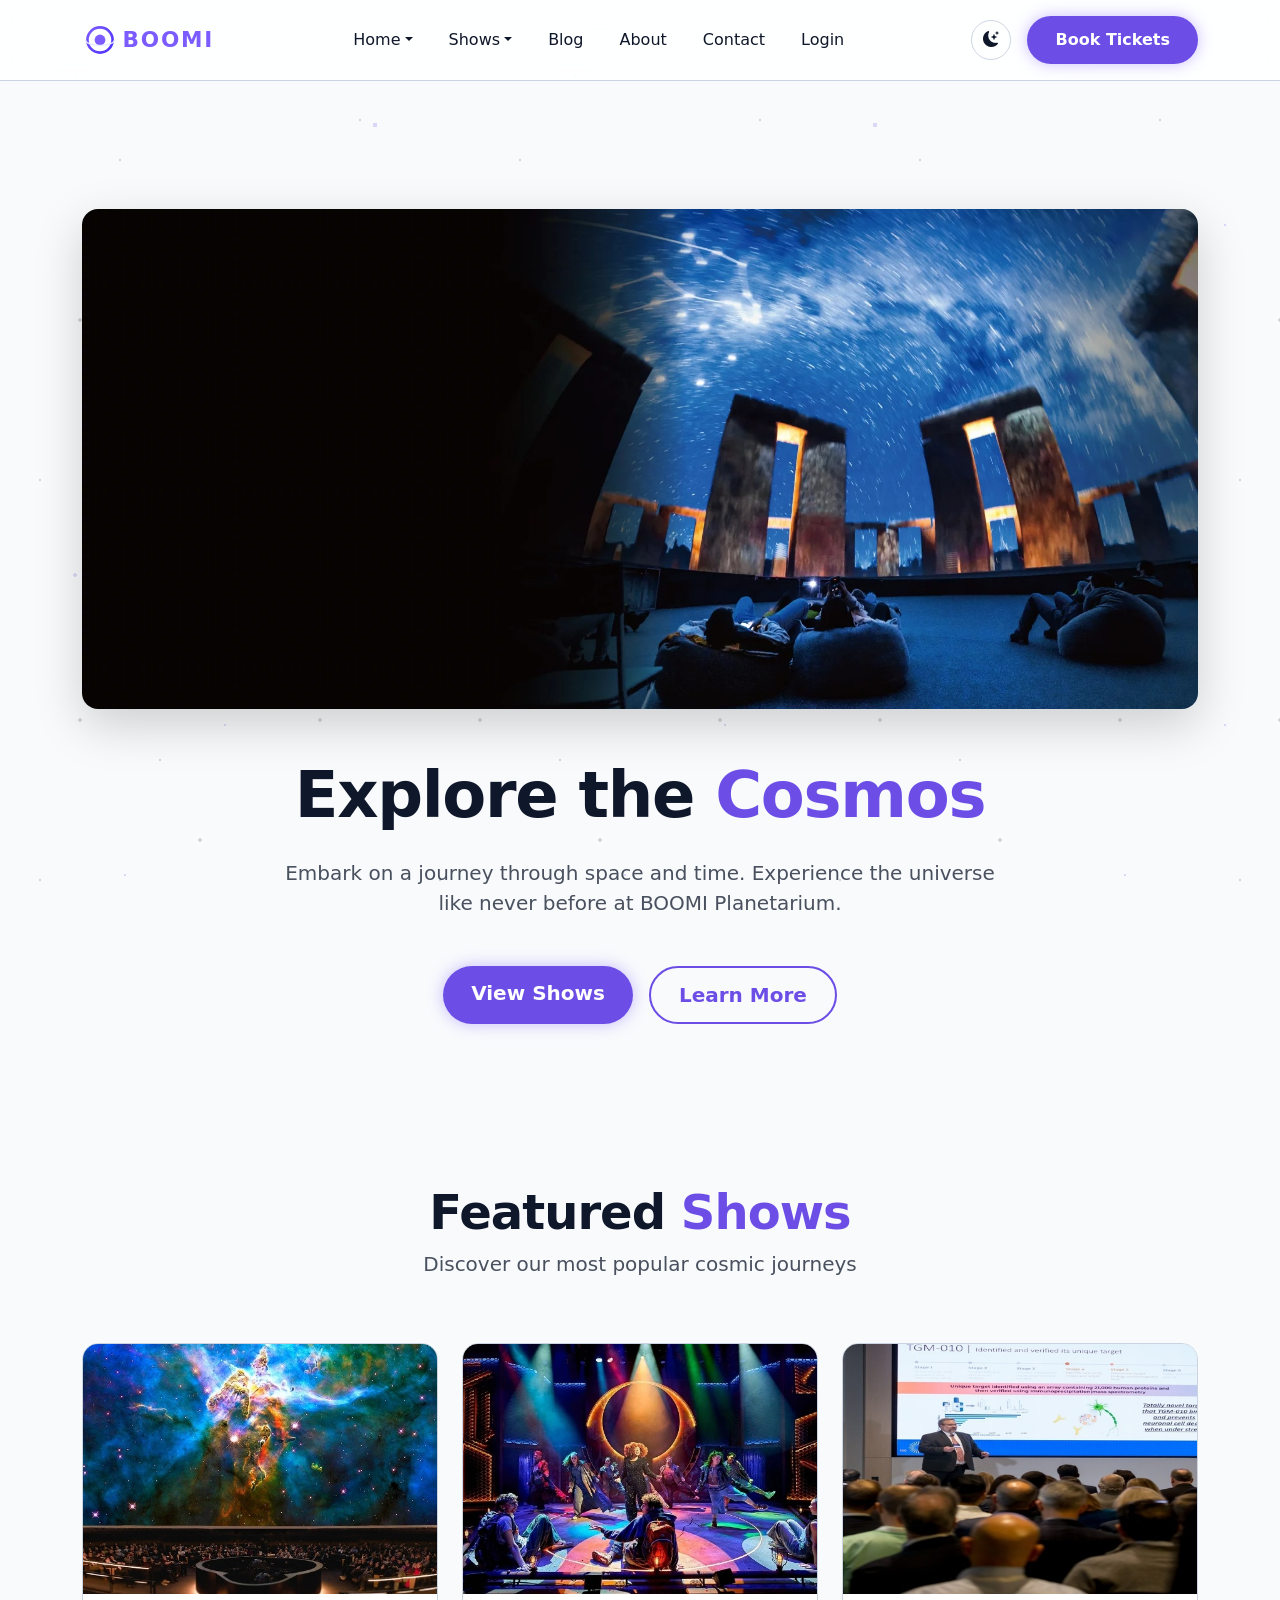
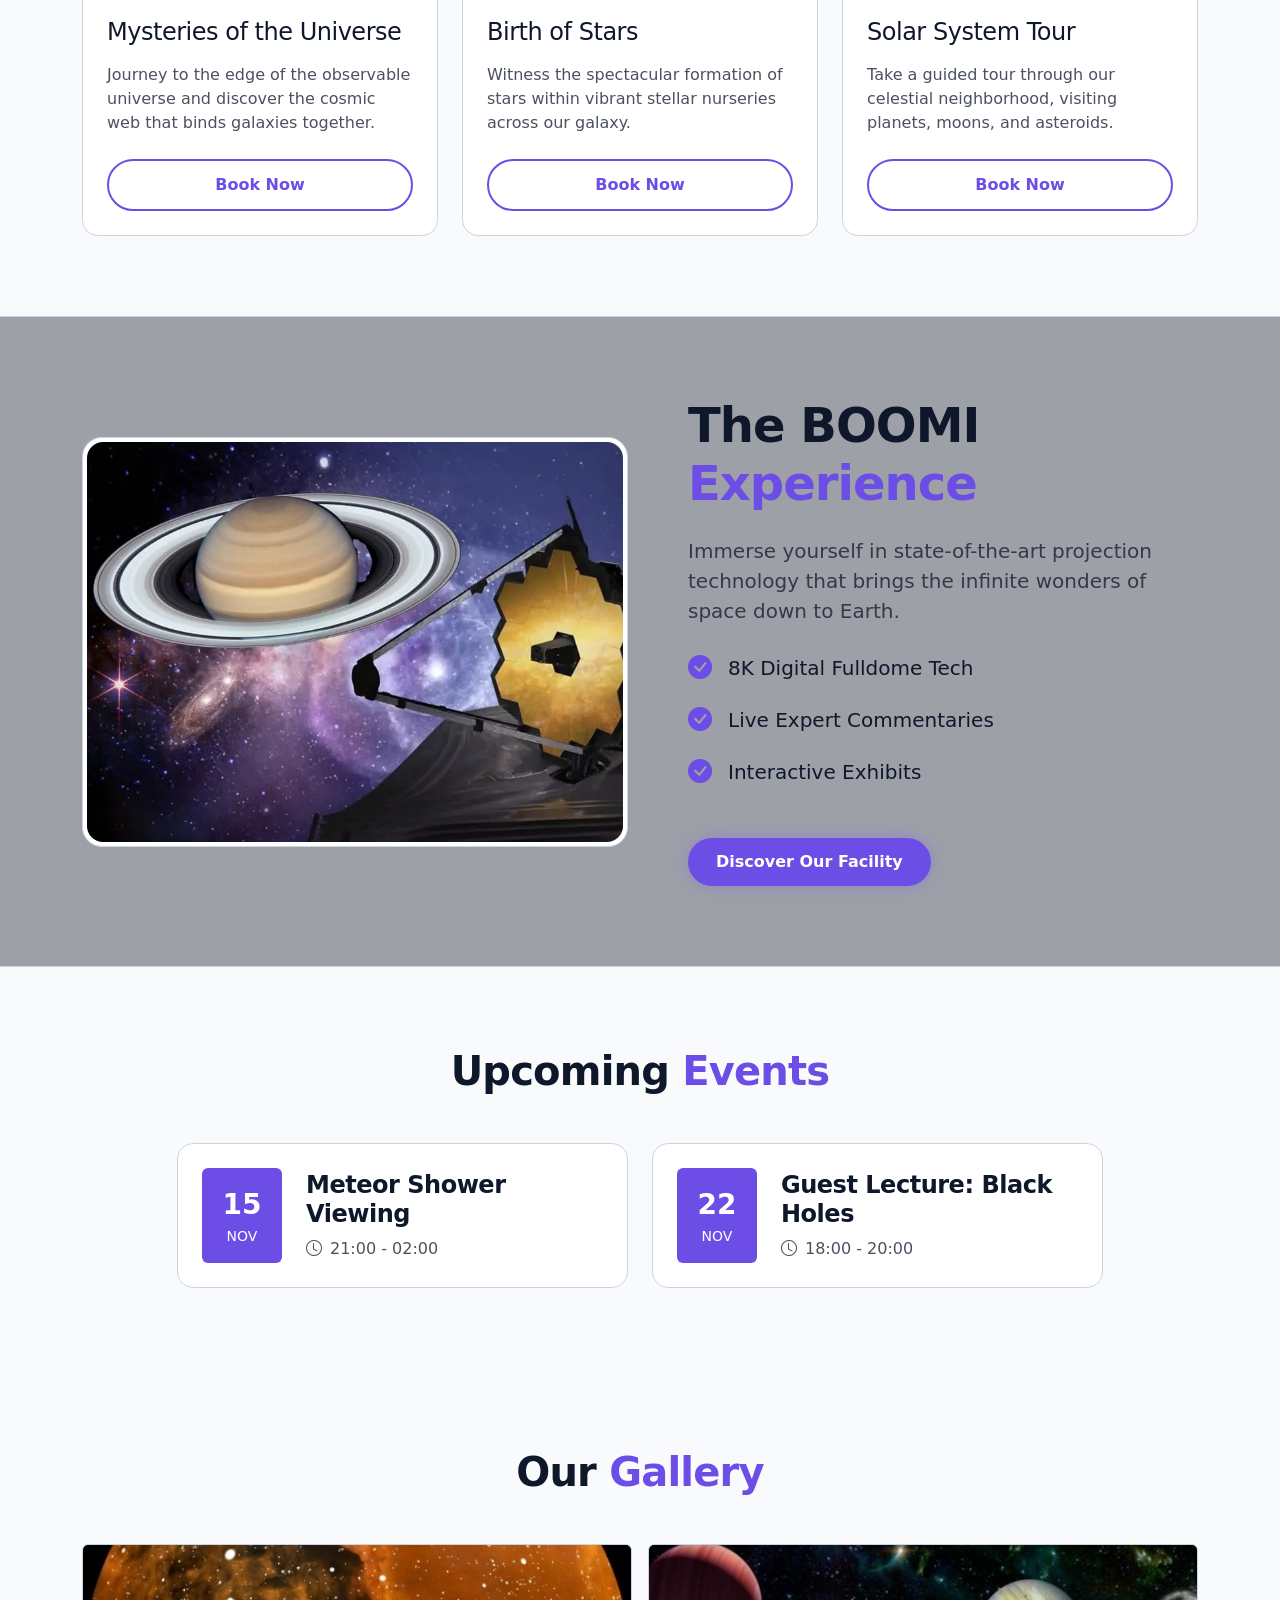
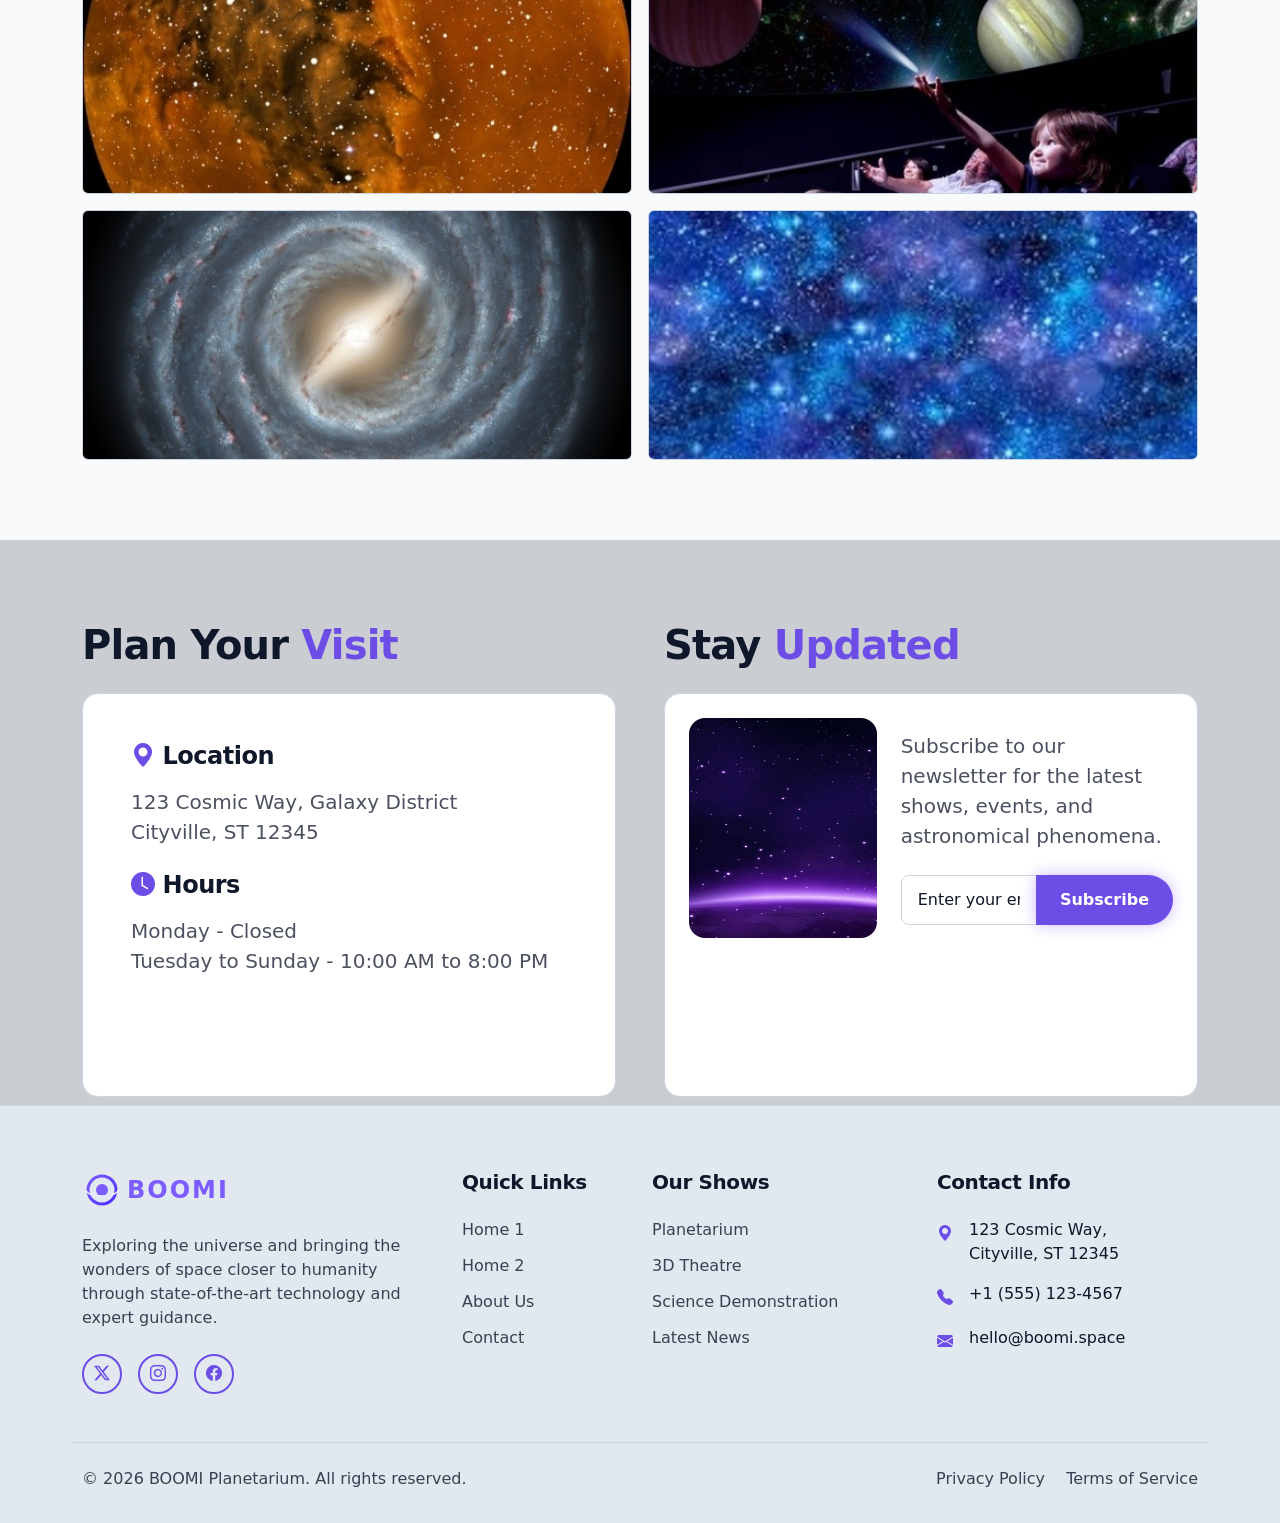
<file: index.html>
﻿<!DOCTYPE html>
<html lang="en" data-theme="dark">

<head>
  <meta charset="UTF-8">
  <meta name="viewport" content="width=device-width, initial-scale=1.0">
  <title>BOOMI Planetarium - Home</title>
  <!-- Bootstrap 5 CSS -->
  <link href="https://cdn.jsdelivr.net/npm/bootstrap@5.3.2/dist/css/bootstrap.min.css" rel="stylesheet">
  <!-- Bootstrap Icons -->
  <link href="https://cdn.jsdelivr.net/npm/bootstrap-icons@1.11.1/font/bootstrap-icons.css" rel="stylesheet">
  <!-- Custom CSS -->
  <link rel="stylesheet" href="assets/css/style.css">
    <link rel="icon" type="image/png" href="assets/images/favicon.png">
</head>

<body>
  <!-- Global Cosmic Background -->
  <div class="star-bg">
    <div class="star-layer layer1"></div>
    <div class="star-layer layer2"></div>
  </div>

  <!-- Desktop Navbar (visible >= lg) -->
  <nav class="navbar d-none d-lg-flex sticky-top">
    <div class="container">
      <a class="navbar-brand" href="index.html">
        <img src="assets/images/logo.svg" alt="BOOMI Logo">
      </a>
      <ul class="navbar-nav flex-row gap-1 justify-content-center flex-grow-1 pe-3">
        <li class="nav-item dropdown">
          <a class="nav-link dropdown-toggle" href="#" role="button" data-bs-toggle="dropdown"
            aria-expanded="false">Home</a>
          <ul class="dropdown-menu">
            <li><a class="dropdown-item" href="index.html">Home 1</a></li>
            <li><a class="dropdown-item" href="home2.html">Home 2</a></li>
          </ul>
        </li>
        <li class="nav-item dropdown">
          <a class="nav-link dropdown-toggle" href="#" role="button" data-bs-toggle="dropdown"
            aria-expanded="false">Shows</a>
          <ul class="dropdown-menu">
            <li><a class="dropdown-item" href="planetarium.html">Planetarium</a></li>
            <li><a class="dropdown-item" href="theatre.html">3D Theatre</a></li>
            <li><a class="dropdown-item" href="lecture.html">Science Demonstration Lecture</a></li>
          </ul>
        </li>
        <li class="nav-item"><a class="nav-link" href="blog.html">Blog</a></li>
        <li class="nav-item"><a class="nav-link" href="about.html">About</a></li>
        <li class="nav-item"><a class="nav-link" href="contact.html">Contact</a></li>
        <li class="nav-item"><a class="nav-link" href="login.html">Login</a></li>
      </ul>
      <div class="d-flex align-items-center">
        <button id="themeToggle" class="theme-toggle" aria-label="Toggle theme">
          <i class="bi bi-sun-fill"></i>
        </button>
        <a href="book-tickets.html" class="btn btn-accent ms-3">Book Tickets</a>
      </div>
    </div>
  </nav>

  <!-- Mobile Navbar (visible < lg) -->
  <nav class="navbar d-flex d-lg-none sticky-top">
    <div class="container">
      <a class="navbar-brand" href="index.html">
        <img src="assets/images/logo.svg" alt="BOOMI Logo">
      </a>
      <button class="navbar-toggler border-0" type="button" data-bs-toggle="offcanvas" data-bs-target="#mobileMenu"
        aria-controls="mobileMenu">
        <i class="bi bi-list fs-1 text-accent"></i>
      </button>
    </div>
  </nav>

  <!-- Mobile Offcanvas Menu (body-level) -->
  <div class="offcanvas offcanvas-start" tabindex="-1" id="mobileMenu" aria-labelledby="mobileMenuLabel">
    <div class="offcanvas-header border-bottom border-secondary pt-4 pb-3">
      <img src="assets/images/logo.svg" alt="BOOMI Logo" height="30">
      <button type="button" class="btn-close" data-bs-dismiss="offcanvas" aria-label="Close"></button>
    </div>
    <div class="offcanvas-body">
      <ul class="navbar-nav pe-3">
        <li class="nav-item dropdown">
          <a class="nav-link dropdown-toggle" href="#" role="button" data-bs-toggle="dropdown"
            aria-expanded="false">Home</a>
          <ul class="dropdown-menu">
            <li><a class="dropdown-item" href="index.html">Home 1</a></li>
            <li><a class="dropdown-item" href="home2.html">Home 2</a></li>
          </ul>
        </li>
        <li class="nav-item dropdown">
          <a class="nav-link dropdown-toggle" href="#" role="button" data-bs-toggle="dropdown"
            aria-expanded="false">Shows</a>
          <ul class="dropdown-menu">
            <li><a class="dropdown-item" href="planetarium.html">Planetarium</a></li>
            <li><a class="dropdown-item" href="theatre.html">3D Theatre</a></li>
            <li><a class="dropdown-item" href="lecture.html">Science Demonstration Lecture</a></li>
          </ul>
        </li>
        <li class="nav-item"><a class="nav-link" href="blog.html">Blog</a></li>
        <li class="nav-item"><a class="nav-link" href="about.html">About</a></li>
        <li class="nav-item"><a class="nav-link" href="contact.html">Contact</a></li>
        <li class="nav-item"><a class="nav-link" href="login.html">Login</a></li>
      </ul>
      <div class="d-flex align-items-center mt-3">
        <button id="themeToggleMobile" class="theme-toggle" aria-label="Toggle theme">
          <i class="bi bi-sun-fill"></i>
        </button>
        <a href="book-tickets.html" class="btn btn-accent ms-3">Book Tickets</a>
      </div>
    </div>
  </div>


  <main>
    <!-- Hero Section (Center Aligned) -->
    <section class="hero-padding text-center">
      <div class="container">
        <div class="mb-5">
          <img src="assets/images/hero-home.jpg" alt="Hero" class="img-fluid rounded-4 shadow-lg w-100"
            style="object-fit:cover; max-height: 500px;">
        </div>
        <h1 class="display-3 fw-bold mb-4">Explore the <span class="text-accent">Cosmos</span></h1>
        <p class="lead mb-5 col-lg-8 mx-auto opacity-75">Embark on a journey through space and time. Experience the
          universe like never before at BOOMI Planetarium.</p>
        <div class="d-flex justify-content-center gap-3">
          <a href="planetarium.html" class="btn btn-accent btn-lg">View Shows</a>
          <a href="about.html" class="btn btn-outline-accent btn-lg">Learn More</a>
        </div>
      </div>
    </section>

    <!-- Featured Shows -->
    <section class="section-padding">
      <div class="container">
        <div class="row text-center mb-5">
          <div class="col-12">
            <h2 class="display-5 fw-bold">Featured <span class="text-accent">Shows</span></h2>
            <p class="lead opacity-75">Discover our most popular cosmic journeys</p>
          </div>
        </div>
        <div class="row g-4">
          <!-- Card 1 -->
          <div class="col-md-4">
            <div class="card-premium">
              <div class="card-img-wrapper">
                <img src="assets/images/planetarium-show.jpg" alt="Mysteries of the Universe"
                  class="img-fluid w-100 h-100" style="object-fit:cover;">
              </div>
              <div class="card-body">
                <h3 class="h4 mb-3">Mysteries of the Universe</h3>
                <p class="opacity-75 mb-4">Journey to the edge of the observable universe and discover the cosmic web
                  that binds galaxies together.</p>
                <a href="planetarium.html" class="btn btn-outline-accent w-100">Book Now</a>
              </div>
            </div>
          </div>
          <!-- Card 2 -->
          <div class="col-md-4">
            <div class="card-premium">
              <div class="card-img-wrapper">
                <img src="assets/images/theatre-show.jpg" alt="Birth of Stars" class="img-fluid w-100 h-100"
                  style="object-fit:cover;">
              </div>
              <div class="card-body">
                <h3 class="h4 mb-3">Birth of Stars</h3>
                <p class="opacity-75 mb-4">Witness the spectacular formation of stars within vibrant stellar nurseries
                  across our galaxy.</p>
                <a href="planetarium.html" class="btn btn-outline-accent w-100">Book Now</a>
              </div>
            </div>
          </div>
          <!-- Card 3 -->
          <div class="col-md-4">
            <div class="card-premium">
              <div class="card-img-wrapper">
                <img src="assets/images/lecture-show.jpg" alt="Solar System Tour" class="img-fluid w-100 h-100"
                  style="object-fit:cover;">
              </div>
              <div class="card-body">
                <h3 class="h4 mb-3">Solar System Tour</h3>
                <p class="opacity-75 mb-4">Take a guided tour through our celestial neighborhood, visiting planets,
                  moons, and asteroids.</p>
                <a href="planetarium.html" class="btn btn-outline-accent w-100">Book Now</a>
              </div>
            </div>
          </div>
        </div>
      </div>
    </section>

    <!-- About Experience -->
    <section class="section-padding"
      style="background-color: rgba(20, 26, 42, 0.4); border-top: 1px solid var(--border); border-bottom: 1px solid var(--border);">
      <div class="container">
        <div class="row align-items-center">
          <div class="col-lg-6 mb-4 mb-lg-0">
            <div class="card-premium p-1" style="border-radius: 20px;">
              <img src="assets/images/about.jpg" alt="About" class="img-fluid w-100"
                style="height: 400px; border-radius: 16px; object-fit: cover;">
            </div>
          </div>
          <div class="col-lg-6 ps-lg-5">
            <h2 class="display-5 fw-bold mb-4">The BOOMI <span class="text-accent">Experience</span></h2>
            <p class="lead opacity-75 mb-4">Immerse yourself in state-of-the-art projection technology that brings the
              infinite wonders of space down to Earth.</p>
            <ul class="list-unstyled mb-5">
              <li class="d-flex align-items-center mb-3">
                <i class="bi bi-check-circle-fill text-accent fs-4 me-3"></i>
                <span class="fs-5">8K Digital Fulldome Tech</span>
              </li>
              <li class="d-flex align-items-center mb-3">
                <i class="bi bi-check-circle-fill text-accent fs-4 me-3"></i>
                <span class="fs-5">Live Expert Commentaries</span>
              </li>
              <li class="d-flex align-items-center mb-3">
                <i class="bi bi-check-circle-fill text-accent fs-4 me-3"></i>
                <span class="fs-5">Interactive Exhibits</span>
              </li>
            </ul>
            <a href="about.html" class="btn btn-accent">Discover Our Facility</a>
          </div>
        </div>
      </div>
    </section>

    <!-- Upcoming Events -->
    <section class="section-padding">
      <div class="container">
        <h2 class="display-6 fw-bold text-center mb-5">Upcoming <span class="text-accent">Events</span></h2>
        <div class="row g-4 justify-content-center">
          <div class="col-lg-5 col-md-6">
            <div class="card-premium p-4 d-flex flex-row align-items-center">
              <div class="rounded text-white text-center p-3 me-4"
                style="min-width: 80px; background-color: var(--accent);">
                <div class="fs-3 fw-bold">15</div>
                <div class="text-uppercase small">Nov</div>
              </div>
              <div>
                <h4 class="mb-2">Meteor Shower Viewing</h4>
                <p class="opacity-75 mb-0"><i class="bi bi-clock me-2"></i>21:00 - 02:00</p>
              </div>
            </div>
          </div>
          <div class="col-lg-5 col-md-6">
            <div class="card-premium p-4 d-flex flex-row align-items-center">
              <div class="rounded text-white text-center p-3 me-4"
                style="min-width: 80px; background-color: var(--accent);">
                <div class="fs-3 fw-bold">22</div>
                <div class="text-uppercase small">Nov</div>
              </div>
              <div>
                <h4 class="mb-2">Guest Lecture: Black Holes</h4>
                <p class="opacity-75 mb-0"><i class="bi bi-clock me-2"></i>18:00 - 20:00</p>
              </div>
            </div>
          </div>
        </div>
      </div>
    </section>

    <!-- Gallery Placeholder -->
    <section class="section-padding">
      <div class="container">
        <h2 class="display-6 fw-bold text-center mb-5">Our <span class="text-accent">Gallery</span></h2>
        <div class="row g-3">
          <div class="col-6 col-md-6"><img src="assets/images/gallery-1.jpg" alt="Gallery 1"
              class="img-fluid rounded w-100" style="height:250px; object-fit:cover; border: 1px solid var(--border);">
          </div>
          <div class="col-6 col-md-6"><img src="assets/images/gallery-2.jpg" alt="Gallery 2"
              class="img-fluid rounded w-100" style="height:250px; object-fit:cover; border: 1px solid var(--border);">
          </div>
          <div class="col-12 col-md-6"><img src="assets/images/gallery-3.jpg" alt="Gallery 3"
              class="img-fluid rounded w-100" style="height:250px; object-fit:cover; border: 1px solid var(--border);">
          </div>
          <div class="col-12 col-md-6"><img src="assets/images/gallery-4.jpg" alt="Gallery 4"
              class="img-fluid rounded w-100" style="height:250px; object-fit:cover; border: 1px solid var(--border);">
          </div>
        </div>
      </div>
    </section>

    <!-- Visit Information & Newsletter -->
    <section class="section-padding border-top"
      style="border-color: var(--border) !important; background-color: rgba(20, 26, 42, 0.2);">

      <div class="container">
        <div class="row g-5">

          <!-- Visit Info -->
          <div class="col-lg-6">
            <h2 class="display-6 fw-bold mb-4">
              Plan Your <span class="text-accent">Visit</span>
            </h2>

            <div class="card-premium p-5">
              <h4 class="mb-3">
                <i class="bi bi-geo-alt-fill text-accent me-2"></i>Location
              </h4>
              <p class="opacity-75 mb-4 fs-5">
                123 Cosmic Way, Galaxy District<br>
                Cityville, ST 12345
              </p>

              <h4 class="mb-3">
                <i class="bi bi-clock-fill text-accent me-2"></i>Hours
              </h4>
              <p class="opacity-75 mb-0 fs-5">
                Monday - Closed<br>
                Tuesday to Sunday - 10:00 AM to 8:00 PM
              </p>
            </div>
          </div>

          <!-- Newsletter -->
          <div class="col-lg-6">
            <h2 class="display-6 fw-bold mb-4">
              Stay <span class="text-accent">Updated</span>
            </h2>

            <div class="card-premium p-4 h-100">
              <div class="row align-items-center">

                <!-- Newsletter Image -->
                <div class="col-md-5 mb-4 mb-md-0">
                  <img src="assets/images/newsletter.jpg" alt="Newsletter" class="img-fluid rounded-4 w-100"
                    style="height:220px; object-fit:cover;">
                </div>

                <!-- Newsletter Content -->
                <div class="col-md-7">
                  <p class="lead opacity-75 mb-4">
                    Subscribe to our newsletter for the latest shows,
                    events, and astronomical phenomena.
                  </p>

                  <form>
                    <div class="input-group">
                      <input type="email" class="form-control bg-transparent" placeholder="Enter your email" required
                        style="border-color: var(--border); color: var(--text);">

                      <button class="btn btn-accent px-4" type="submit">
                        Subscribe
                      </button>
                    </div>
                  </form>
                </div>

              </div>
            </div>
          </div>

        </div>
      </div>

    </section>
  </main>

  <!-- Global Footer -->
  <footer class="footer">
    <div class="container">
      <div class="row g-4 mb-5">
        <div class="col-lg-4">
          <img src="assets/images/logo.svg" alt="BOOMI Logo" height="40" class="mb-4">
          <p class="footer-text pe-lg-4">Exploring the universe and bringing the wonders of space closer to humanity
            through state-of-the-art technology and expert guidance.</p>
          <div class="d-flex gap-3 mt-4">
            <a href="#"
              class="btn btn-outline-accent rounded-circle p-2 d-flex align-items-center justify-content-center"
              style="width: 40px; height: 40px;"><i class="bi bi-twitter-x"></i></a>
            <a href="#"
              class="btn btn-outline-accent rounded-circle p-2 d-flex align-items-center justify-content-center"
              style="width: 40px; height: 40px;"><i class="bi bi-instagram"></i></a>
            <a href="#"
              class="btn btn-outline-accent rounded-circle p-2 d-flex align-items-center justify-content-center"
              style="width: 40px; height: 40px;"><i class="bi bi-facebook"></i></a>
          </div>
        </div>
        <div class="col-lg-2 col-md-4">
          <h5 class="mb-4 fw-bold">Quick Links</h5>
          <ul class="footer-links">
            <li><a href="index.html">Home 1</a></li>
            <li><a href="home2.html">Home 2</a></li>
            <li><a href="about.html">About Us</a></li>
            <li><a href="contact.html">Contact</a></li>
          </ul>
        </div>
        <div class="col-lg-3 col-md-4">
          <h5 class="mb-4 fw-bold">Our Shows</h5>
          <ul class="footer-links">
            <li><a href="planetarium.html">Planetarium</a></li>
            <li><a href="theatre.html">3D Theatre</a></li>
            <li><a href="lecture.html">Science Demonstration</a></li>
            <li><a href="blog.html">Latest News</a></li>
          </ul>
        </div>
        <div class="col-lg-3 col-md-4">
          <h5 class="mb-4 fw-bold">Contact Info</h5>
          <ul class="footer-links">
            <li class="d-flex mb-3">
              <i class="bi bi-geo-alt-fill text-accent me-3 mt-1"></i>
              <span>123 Cosmic Way,<br>Cityville, ST 12345</span>
            </li>
            <li class="d-flex mb-3">
              <i class="bi bi-telephone-fill text-accent me-3 mt-1"></i>
              <span>+1 (555) 123-4567</span>
            </li>
            <li class="d-flex mb-3">
              <i class="bi bi-envelope-fill text-accent me-3 mt-1"></i>
              <span>hello@boomi.space</span>
            </li>
          </ul>
        </div>
      </div>
      <div class="row pt-4 border-top" style="border-color: var(--border) !important;">
        <div class="col-md-6 text-center text-md-start mb-3 mb-md-0">
          <p class="footer-text mb-0">&copy; 2026 BOOMI Planetarium. All rights reserved.</p>
        </div>
        <div class="col-md-6 text-center text-md-end">
          <a href="#" class="footer-text text-decoration-none me-3">Privacy Policy</a>
          <a href="#" class="footer-text text-decoration-none">Terms of Service</a>
        </div>
      </div>
    </div>
  </footer>

  <!-- Back to top button -->
  <button class="back-to-top" id="backToTop" aria-label="Back to top">
    <i class="bi bi-arrow-up"></i>
  </button>

  <!-- Bootstrap 5 JS Bundle with Popper -->
  <script src="https://cdn.jsdelivr.net/npm/bootstrap@5.3.2/dist/js/bootstrap.bundle.min.js"></script>
  <!-- Custom JS -->
  <script src="assets/js/main.js"></script>
</body>

</html>
</file>
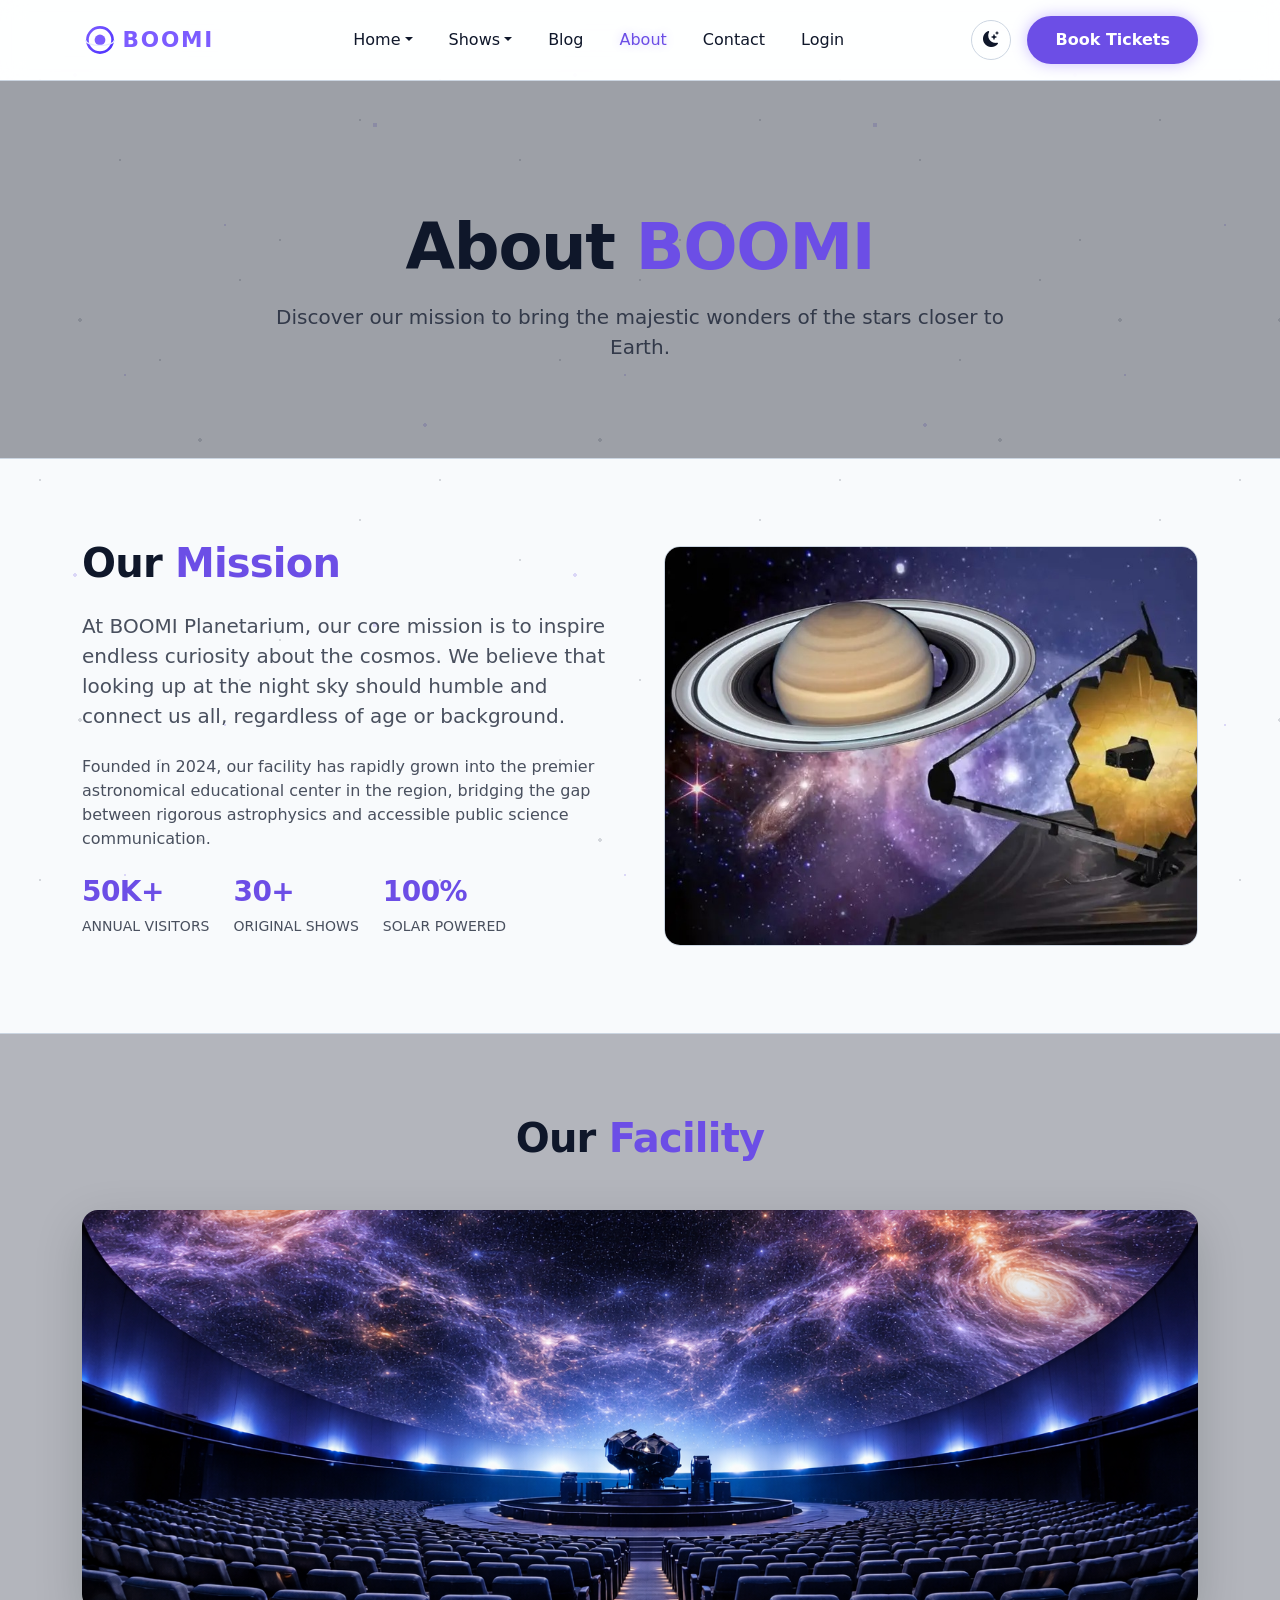
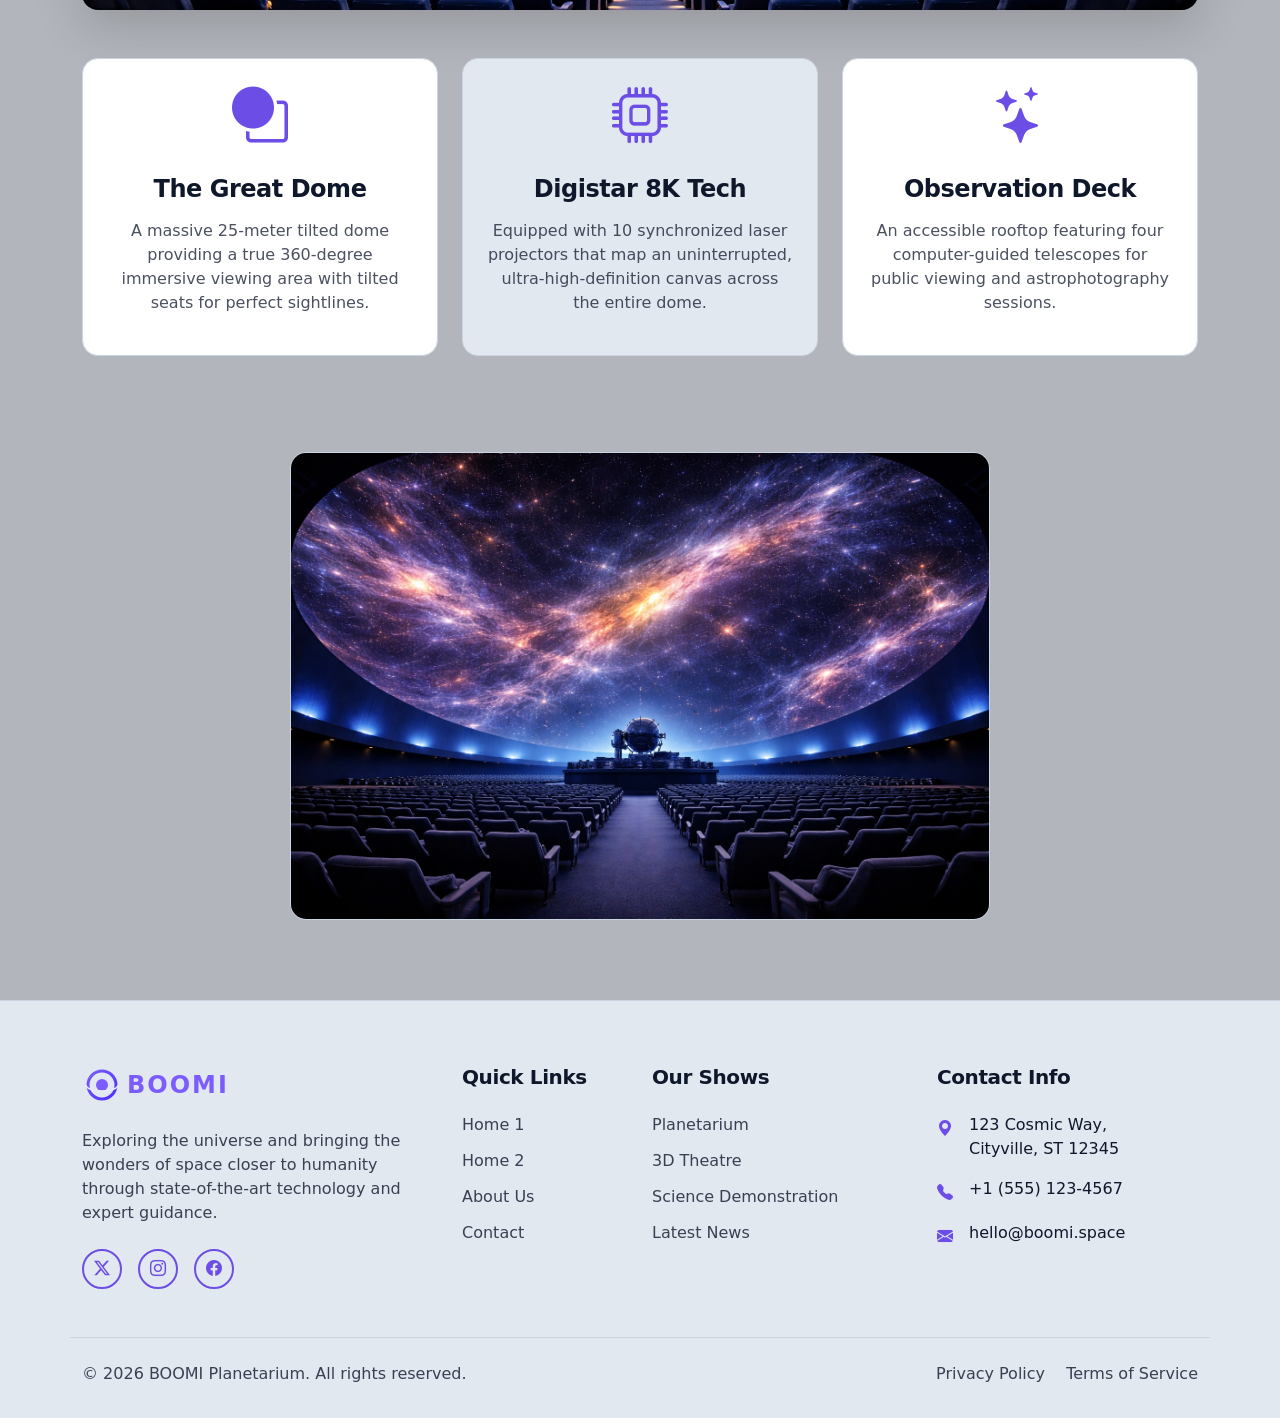
<file: about.html>
﻿<!DOCTYPE html>
<html lang="en" data-theme="dark">

<head>
    <meta charset="UTF-8">
    <meta name="viewport" content="width=device-width, initial-scale=1.0">
    <title>About BOOMI - Planetarium</title>
    <link href="https://cdn.jsdelivr.net/npm/bootstrap@5.3.2/dist/css/bootstrap.min.css" rel="stylesheet">
    <link href="https://cdn.jsdelivr.net/npm/bootstrap-icons@1.11.1/font/bootstrap-icons.css" rel="stylesheet">
    <link rel="stylesheet" href="assets/css/style.css">
    <link rel="icon" type="image/png" href="assets/images/favicon.png">
</head>

<body>
    <div class="star-bg">
        <div class="star-layer layer1"></div>
        <div class="star-layer layer2"></div>
    </div>

    <!-- Desktop Navbar (visible >= lg) -->
    <nav class="navbar d-none d-lg-flex sticky-top">
        <div class="container">
            <a class="navbar-brand" href="index.html"><img src="assets/images/logo.svg" alt="BOOMI Logo"></a>
            <ul class="navbar-nav flex-row gap-1 justify-content-center flex-grow-1 pe-3">
                <li class="nav-item dropdown">
                    <a class="nav-link dropdown-toggle" href="#" role="button" data-bs-toggle="dropdown"
                        aria-expanded="false">Home</a>
                    <ul class="dropdown-menu">
                        <li><a class="dropdown-item" href="index.html">Home 1</a></li>
                        <li><a class="dropdown-item" href="home2.html">Home 2</a></li>
                    </ul>
                </li>
                <li class="nav-item dropdown">
                    <a class="nav-link dropdown-toggle" href="#" role="button" data-bs-toggle="dropdown">Shows</a>
                    <ul class="dropdown-menu">
                        <li><a class="dropdown-item" href="planetarium.html">Planetarium</a></li>
                        <li><a class="dropdown-item" href="theatre.html">3D Theatre</a></li>
                        <li><a class="dropdown-item" href="lecture.html">Science Demonstration Lecture</a></li>
                    </ul>
                </li>
                <li class="nav-item"><a class="nav-link" href="blog.html">Blog</a></li>
                <li class="nav-item"><a class="nav-link active" href="about.html">About</a></li>
                <li class="nav-item"><a class="nav-link" href="contact.html">Contact</a></li>
                <li class="nav-item"><a class="nav-link" href="login.html">Login</a></li>
            </ul>
            <div class="d-flex align-items-center">
                <button id="themeToggle" class="theme-toggle"><i class="bi bi-sun-fill"></i></button>
                <a href="book-tickets.html" class="btn btn-accent ms-3">Book Tickets</a>
            </div>
        </div>
    </nav>

    <!-- Mobile Navbar (visible < lg) -->
    <nav class="navbar d-flex d-lg-none sticky-top">
        <div class="container">
            <a class="navbar-brand" href="index.html"><img src="assets/images/logo.svg" alt="BOOMI Logo"></a>
            <button class="navbar-toggler border-0" type="button" data-bs-toggle="offcanvas"
                data-bs-target="#mobileMenu" aria-controls="mobileMenu">
                <i class="bi bi-list fs-1 text-accent"></i>
            </button>
        </div>
    </nav>

    <!-- Mobile Offcanvas Menu (body-level) -->
    <div class="offcanvas offcanvas-start" tabindex="-1" id="mobileMenu" aria-labelledby="mobileMenuLabel">
        <div class="offcanvas-header border-bottom border-secondary pt-4 pb-3">
            <img src="assets/images/logo.svg" alt="BOOMI Logo" height="30">
            <button type="button" class="btn-close" data-bs-dismiss="offcanvas" aria-label="Close"></button>
        </div>
        <div class="offcanvas-body">
            <ul class="navbar-nav pe-3">
                <li class="nav-item dropdown">
                    <a class="nav-link dropdown-toggle" href="#" role="button" data-bs-toggle="dropdown"
                        aria-expanded="false">Home</a>
                    <ul class="dropdown-menu">
                        <li><a class="dropdown-item" href="index.html">Home 1</a></li>
                        <li><a class="dropdown-item" href="home2.html">Home 2</a></li>
                    </ul>
                </li>
                <li class="nav-item dropdown">
                    <a class="nav-link dropdown-toggle" href="#" role="button" data-bs-toggle="dropdown"
                        aria-expanded="false">Shows</a>
                    <ul class="dropdown-menu">
                        <li><a class="dropdown-item" href="planetarium.html">Planetarium</a></li>
                        <li><a class="dropdown-item" href="theatre.html">3D Theatre</a></li>
                        <li><a class="dropdown-item" href="lecture.html">Science Demonstration Lecture</a></li>
                    </ul>
                </li>
                <li class="nav-item"><a class="nav-link" href="blog.html">Blog</a></li>
                <li class="nav-item"><a class="nav-link active" href="about.html">About</a></li>
                <li class="nav-item"><a class="nav-link" href="contact.html">Contact</a></li>
                <li class="nav-item"><a class="nav-link" href="login.html">Login</a></li>
            </ul>
            <div class="d-flex align-items-center mt-3">
                <button id="themeToggleMobile" class="theme-toggle" aria-label="Toggle theme"><i
                        class="bi bi-sun-fill"></i></button>
                <a href="book-tickets.html" class="btn btn-accent ms-3">Book Tickets</a>
            </div>
        </div>
    </div>


    <main>
        <section class="hero-padding text-center border-bottom"
            style="border-color: var(--border) !important; background-color: rgba(20, 26, 42, 0.4);">
            <div class="container">
                <h1 class="display-3 fw-bold mb-3">About <span class="text-accent">BOOMI</span></h1>
                <p class="lead opacity-75 col-lg-8 mx-auto">Discover our mission to bring the majestic wonders of the
                    stars closer to Earth.</p>
            </div>
        </section>

        <!-- Mission Section -->
        <section class="section-padding">
            <div class="container">
                <div class="row align-items-center g-5">
                    <div class="col-lg-6">
                        <h2 class="display-6 fw-bold mb-4">Our <span class="text-accent">Mission</span></h2>
                        <p class="lead opacity-75 mb-4">At BOOMI Planetarium, our core mission is to inspire endless
                            curiosity about the cosmos. We believe that looking up at the night sky should humble and
                            connect us all, regardless of age or background.</p>
                        <p class="opacity-75 mb-4">Founded in 2024, our facility has rapidly grown into the premier
                            astronomical educational center in the region, bridging the gap between rigorous
                            astrophysics and accessible public science communication.</p>
                        <div class="d-flex gap-4">
                            <div>
                                <h3 class="fw-bold text-accent">50K+</h3>
                                <p class="small opacity-75 text-uppercase letter-spacing-1">Annual Visitors</p>
                            </div>
                            <div>
                                <h3 class="fw-bold text-accent">30+</h3>
                                <p class="small opacity-75 text-uppercase letter-spacing-1">Original Shows</p>
                            </div>
                            <div>
                                <h3 class="fw-bold text-accent">100%</h3>
                                <p class="small opacity-75 text-uppercase letter-spacing-1">Solar Powered</p>
                            </div>
                        </div>
                    </div>
                    <div class="col-lg-6">
                        <!-- About section image -->
                        <img src="assets/images/about.jpg" alt="About BOOMI" class="img-fluid rounded-4 w-100"
                            style="height: 400px; object-fit: cover; border: 1px solid var(--border);">
                    </div>
                </div>
            </div>
        </section>

        <!-- Facility Section -->
        <section class="section-padding"
            style="background-color: rgba(20, 26, 42, 0.3); border-top: 1px solid var(--border);">
            <div class="container text-center">
                <h2 class="display-6 fw-bold mb-5">Our <span class="text-accent">Facility</span></h2>
                <div class="mb-5">
                    <img src="assets/images/facility.jpg" alt="Facility Image"
                        class="img-fluid rounded-4 shadow-lg w-100" style="object-fit:cover; max-height: 400px;">
                </div>
                <div class="row g-4 mb-5">
                    <div class="col-md-4">
                        <div class="card-premium p-4">
                            <i class="bi bi-circle-square display-4 text-accent mb-4 d-block"></i>
                            <h4 class="mb-3">The Great Dome</h4>
                            <p class="opacity-75">A massive 25-meter tilted dome providing a true 360-degree immersive
                                viewing area with tilted seats for perfect sightlines.</p>
                        </div>
                    </div>
                    <div class="col-md-4">
                        <div class="card-premium p-4" style="background-color: var(--primary);">
                            <i class="bi bi-cpu display-4 text-accent mb-4 d-block"></i>
                            <h4 class="mb-3">Digistar 8K Tech</h4>
                            <p class="opacity-75">Equipped with 10 synchronized laser projectors that map an
                                uninterrupted, ultra-high-definition canvas across the entire dome.</p>
                        </div>
                    </div>
                    <div class="col-md-4">
                        <div class="card-premium p-4">
                            <i class="bi bi-stars display-4 text-accent mb-4 d-block"></i>
                            <h4 class="mb-3">Observation Deck</h4>
                            <p class="opacity-75">An accessible rooftop featuring four computer-guided telescopes for
                                public viewing and astrophotography sessions.</p>
                        </div>
                    </div>
                </div>
                <div class="text-center">
                    <img src="assets/images/observation.jpg" class="img-fluid rounded-4 mt-5"
                        style="max-width:700px; object-fit:cover; border:1px solid var(--border);">
                </div>
            </div>
        </section>
    </main>

    <!-- Global Footer -->
    <footer class="footer">
        <div class="container">
            <div class="row g-4 mb-5">
                <div class="col-lg-4">
                    <img src="assets/images/logo.svg" alt="BOOMI Logo" height="40" class="mb-4">
                    <p class="footer-text pe-lg-4">Exploring the universe and bringing the wonders of space closer to
                        humanity
                        through state-of-the-art technology and expert guidance.</p>
                    <div class="d-flex gap-3 mt-4">
                        <a href="#"
                            class="btn btn-outline-accent rounded-circle p-2 d-flex align-items-center justify-content-center"
                            style="width: 40px; height: 40px;"><i class="bi bi-twitter-x"></i></a>
                        <a href="#"
                            class="btn btn-outline-accent rounded-circle p-2 d-flex align-items-center justify-content-center"
                            style="width: 40px; height: 40px;"><i class="bi bi-instagram"></i></a>
                        <a href="#"
                            class="btn btn-outline-accent rounded-circle p-2 d-flex align-items-center justify-content-center"
                            style="width: 40px; height: 40px;"><i class="bi bi-facebook"></i></a>
                    </div>
                </div>
                <div class="col-lg-2 col-md-4">
                    <h5 class="mb-4 fw-bold">Quick Links</h5>
                    <ul class="footer-links">
                        <li><a href="index.html">Home 1</a></li>
                        <li><a href="home2.html">Home 2</a></li>
                        <li><a href="about.html">About Us</a></li>
                        <li><a href="contact.html">Contact</a></li>
                    </ul>
                </div>
                <div class="col-lg-3 col-md-4">
                    <h5 class="mb-4 fw-bold">Our Shows</h5>
                    <ul class="footer-links">
                        <li><a href="planetarium.html">Planetarium</a></li>
                        <li><a href="theatre.html">3D Theatre</a></li>
                        <li><a href="lecture.html">Science Demonstration</a></li>
                        <li><a href="blog.html">Latest News</a></li>
                    </ul>
                </div>
                <div class="col-lg-3 col-md-4">
                    <h5 class="mb-4 fw-bold">Contact Info</h5>
                    <ul class="footer-links">
                        <li class="d-flex mb-3">
                            <i class="bi bi-geo-alt-fill text-accent me-3 mt-1"></i>
                            <span>123 Cosmic Way,<br>Cityville, ST 12345</span>
                        </li>
                        <li class="d-flex mb-3">
                            <i class="bi bi-telephone-fill text-accent me-3 mt-1"></i>
                            <span>+1 (555) 123-4567</span>
                        </li>
                        <li class="d-flex mb-3">
                            <i class="bi bi-envelope-fill text-accent me-3 mt-1"></i>
                            <span>hello@boomi.space</span>
                        </li>
                    </ul>
                </div>
            </div>
            <div class="row pt-4 border-top" style="border-color: var(--border) !important;">
                <div class="col-md-6 text-center text-md-start mb-3 mb-md-0">
                    <p class="footer-text mb-0">&copy; 2026 BOOMI Planetarium. All rights reserved.</p>
                </div>
                <div class="col-md-6 text-center text-md-end">
                    <a href="#" class="footer-text text-decoration-none me-3">Privacy Policy</a>
                    <a href="#" class="footer-text text-decoration-none">Terms of Service</a>
                </div>
            </div>
        </div>
    </footer>

    <button class="back-to-top" id="backToTop" aria-label="Back to top"><i class="bi bi-arrow-up"></i></button>

    <script src="https://cdn.jsdelivr.net/npm/bootstrap@5.3.2/dist/js/bootstrap.bundle.min.js"></script>
    <script src="assets/js/main.js"></script>
</body>

</html>
</file>
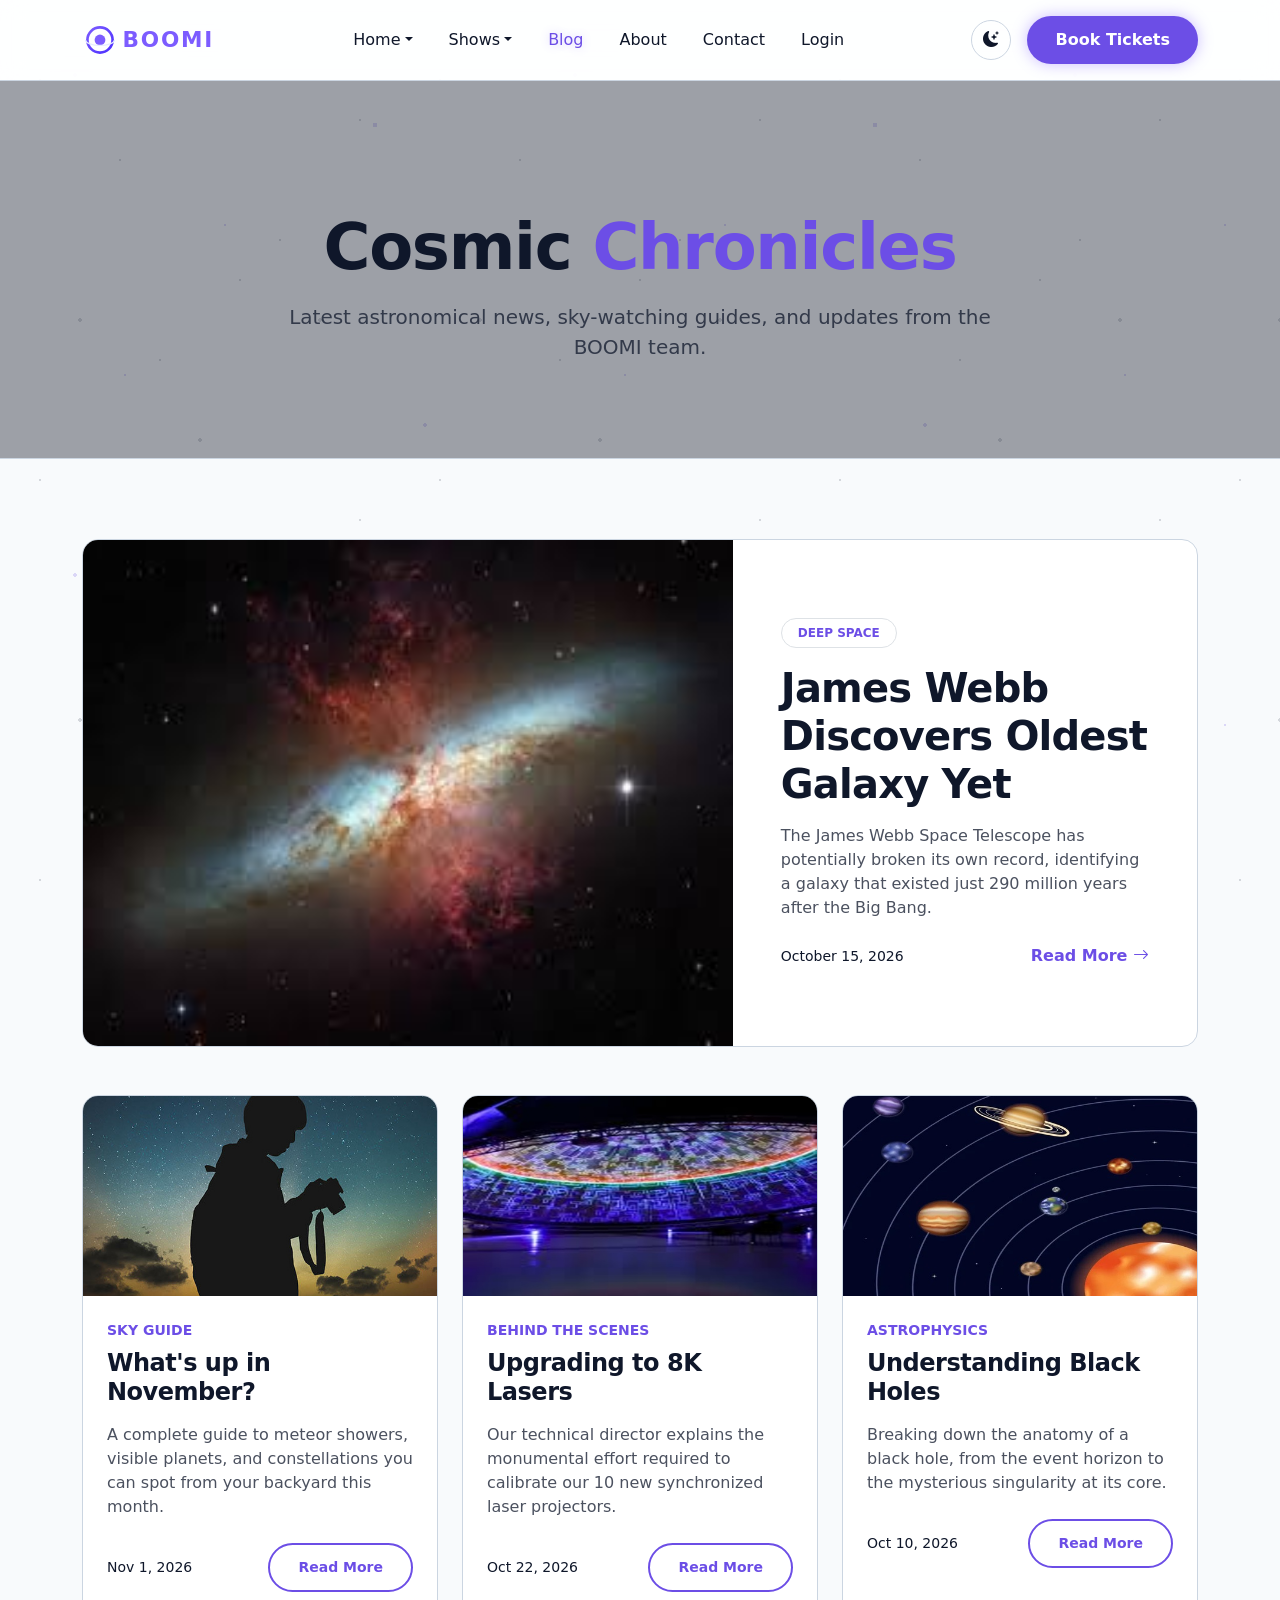
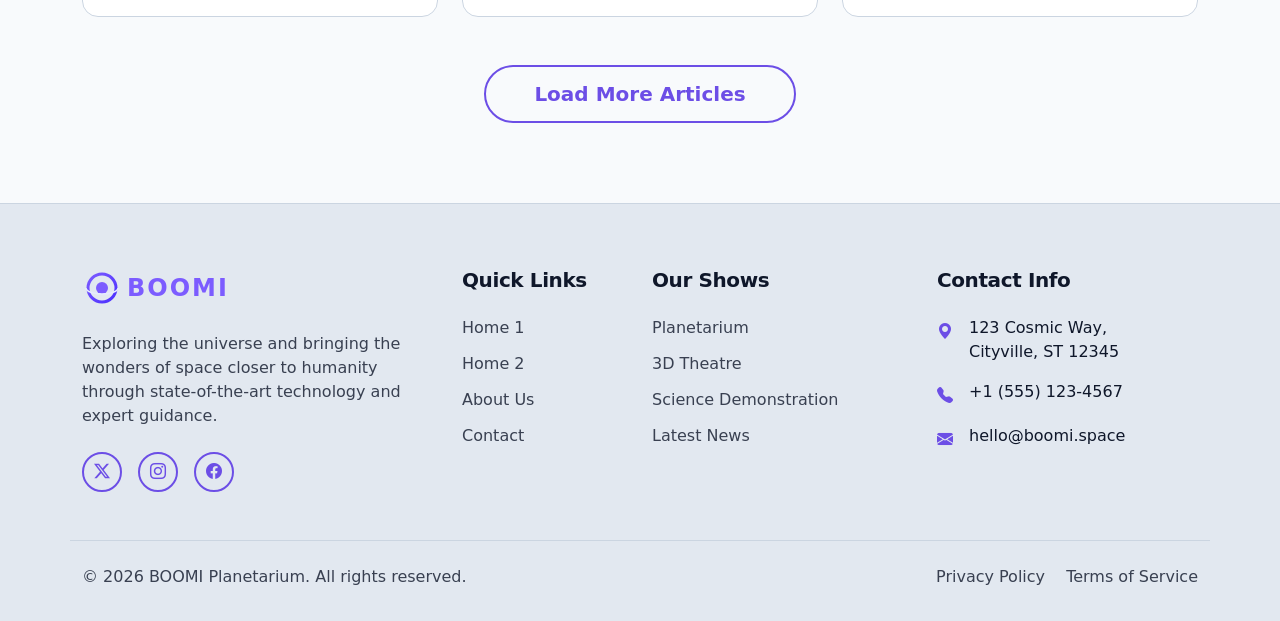
<file: blog.html>
﻿<!DOCTYPE html>
<html lang="en" data-theme="dark">

<head>
    <meta charset="UTF-8">
    <meta name="viewport" content="width=device-width, initial-scale=1.0">
    <title>Blog - BOOMI Planetarium</title>
    <link href="https://cdn.jsdelivr.net/npm/bootstrap@5.3.2/dist/css/bootstrap.min.css" rel="stylesheet">
    <link href="https://cdn.jsdelivr.net/npm/bootstrap-icons@1.11.1/font/bootstrap-icons.css" rel="stylesheet">
    <link rel="stylesheet" href="assets/css/style.css">
    <link rel="icon" type="image/png" href="assets/images/favicon.png">
</head>

<body>
    <div class="star-bg">
        <div class="star-layer layer1"></div>
        <div class="star-layer layer2"></div>
    </div>

    <!-- Desktop Navbar (visible >= lg) -->
    <nav class="navbar d-none d-lg-flex sticky-top">
        <div class="container">
            <a class="navbar-brand" href="index.html"><img src="assets/images/logo.svg" alt="BOOMI Logo"></a>
            <ul class="navbar-nav flex-row gap-1 justify-content-center flex-grow-1 pe-3">
                <li class="nav-item dropdown">
                    <a class="nav-link dropdown-toggle" href="#" role="button" data-bs-toggle="dropdown" aria-expanded="false">Home</a>
                    <ul class="dropdown-menu">
                        <li><a class="dropdown-item" href="index.html">Home 1</a></li>
                        <li><a class="dropdown-item" href="home2.html">Home 2</a></li>
                    </ul>
                </li>
                <li class="nav-item dropdown">
                    <a class="nav-link dropdown-toggle" href="#" role="button" data-bs-toggle="dropdown">Shows</a>
                    <ul class="dropdown-menu">
                        <li><a class="dropdown-item" href="planetarium.html">Planetarium</a></li>
                        <li><a class="dropdown-item" href="theatre.html">3D Theatre</a></li>
                        <li><a class="dropdown-item" href="lecture.html">Science Demonstration Lecture</a></li>
                    </ul>
                </li>
                <li class="nav-item"><a class="nav-link active" href="blog.html">Blog</a></li>
                <li class="nav-item"><a class="nav-link" href="about.html">About</a></li>
                <li class="nav-item"><a class="nav-link" href="contact.html">Contact</a></li>
                <li class="nav-item"><a class="nav-link" href="login.html">Login</a></li>
            </ul>
            <div class="d-flex align-items-center">
                <button id="themeToggle" class="theme-toggle"><i class="bi bi-sun-fill"></i></button>
                <a href="book-tickets.html" class="btn btn-accent ms-3">Book Tickets</a>
            </div>
        </div>
    </nav>

    <!-- Mobile Navbar (visible < lg) -->
    <nav class="navbar d-flex d-lg-none sticky-top">
        <div class="container">
            <a class="navbar-brand" href="index.html"><img src="assets/images/logo.svg" alt="BOOMI Logo"></a>
            <button class="navbar-toggler border-0" type="button" data-bs-toggle="offcanvas" data-bs-target="#mobileMenu" aria-controls="mobileMenu">
                <i class="bi bi-list fs-1 text-accent"></i>
            </button>
        </div>
    </nav>

    <!-- Mobile Offcanvas Menu (body-level) -->
    <div class="offcanvas offcanvas-start" tabindex="-1" id="mobileMenu" aria-labelledby="mobileMenuLabel">
        <div class="offcanvas-header border-bottom border-secondary pt-4 pb-3">
            <img src="assets/images/logo.svg" alt="BOOMI Logo" height="30">
            <button type="button" class="btn-close" data-bs-dismiss="offcanvas" aria-label="Close"></button>
        </div>
        <div class="offcanvas-body">
            <ul class="navbar-nav pe-3">
                <li class="nav-item dropdown">
                    <a class="nav-link dropdown-toggle" href="#" role="button" data-bs-toggle="dropdown" aria-expanded="false">Home</a>
                    <ul class="dropdown-menu">
                        <li><a class="dropdown-item" href="index.html">Home 1</a></li>
                        <li><a class="dropdown-item" href="home2.html">Home 2</a></li>
                    </ul>
                </li>
                <li class="nav-item dropdown">
                    <a class="nav-link dropdown-toggle" href="#" role="button" data-bs-toggle="dropdown" aria-expanded="false">Shows</a>
                    <ul class="dropdown-menu">
                        <li><a class="dropdown-item" href="planetarium.html">Planetarium</a></li>
                        <li><a class="dropdown-item" href="theatre.html">3D Theatre</a></li>
                        <li><a class="dropdown-item" href="lecture.html">Science Demonstration Lecture</a></li>
                    </ul>
                </li>
                <li class="nav-item"><a class="nav-link active" href="blog.html">Blog</a></li>
                <li class="nav-item"><a class="nav-link" href="about.html">About</a></li>
                <li class="nav-item"><a class="nav-link" href="contact.html">Contact</a></li>
                <li class="nav-item"><a class="nav-link" href="login.html">Login</a></li>
            </ul>
            <div class="d-flex align-items-center mt-3">
                <button id="themeToggleMobile" class="theme-toggle" aria-label="Toggle theme"><i class="bi bi-sun-fill"></i></button>
                <a href="book-tickets.html" class="btn btn-accent ms-3">Book Tickets</a>
            </div>
        </div>
    </div>

    <main>
        <section class="hero-padding text-center border-bottom"
            style="border-color: var(--border) !important; background-color: rgba(20, 26, 42, 0.4);">
            <div class="container">
                <h1 class="display-3 fw-bold mb-3">Cosmic <span class="text-accent">Chronicles</span></h1>
                <p class="lead opacity-75 col-lg-8 mx-auto">Latest astronomical news, sky-watching guides, and updates
                    from the BOOMI team.</p>
            </div>
        </section>

        <!-- Blog Grid -->
        <section class="section-padding">
            <div class="container">

                <div class="row g-4">
                    <!-- Featured Blog Post -->
                    <div class="col-12 mb-4">
                        <div class="card-premium h-100">
                            <div class="row g-0 h-100" style="min-height: 400px;">
                                <div class="col-lg-7">
                                    <img src="assets/images/blog-1.jpg" alt="Featured Blog Post"
                                        class="img-fluid w-100 h-100 rounded-start"
                                        style="object-fit:cover; min-height: 300px;">
                                </div>
                                <div class="col-lg-5 d-flex align-items-center">
                                    <div class="card-body p-4 p-lg-5">
                                        <span
                                            class="badge bg-transparent border border-accent text-accent mb-3 rounded-pill px-3 py-2 text-uppercase letter-spacing-1">Deep
                                            Space</span>
                                        <h2 class="h1 fw-bold mb-3">James Webb Discovers Oldest Galaxy Yet</h2>
                                        <p class="opacity-75 mb-4">The James Webb Space Telescope has potentially broken
                                            its own record, identifying a galaxy that existed just 290 million years
                                            after the Big Bang.</p>
                                        <div class="d-flex align-items-center justify-content-between">
                                            <small class="text-muted">October 15, 2026</small>
                                            <a href="#" class="text-accent fw-bold text-decoration-none">Read More <i
                                                    class="bi bi-arrow-right"></i></a>
                                        </div>
                                    </div>
                                </div>
                            </div>
                        </div>
                    </div>

                    <!-- Standard Blog Posts -->
                    <div class="col-md-6 col-lg-4">
                        <div class="card-premium h-100">
                            <div class="card-img-wrapper" style="height: 200px;">
                                <img src="assets/images/blog-2.jpg" alt="Blog 2" class="img-fluid w-100 h-100"
                                    style="object-fit:cover;">
                            </div>
                            <div class="card-body">
                                <span class="text-accent small d-block mb-2 text-uppercase fw-bold letter-spacing-1">Sky
                                    Guide</span>
                                <h4 class="mb-3">What's up in November?</h4>
                                <p class="opacity-75 mb-4">A complete guide to meteor showers, visible planets, and
                                    constellations you can spot from your backyard this month.</p>
                                <div class="d-flex justify-content-between align-items-center mt-auto">
                                    <small class="text-muted">Nov 1, 2026</small>
                                    <a href="#" class="btn btn-sm btn-outline-accent">Read More</a>
                                </div>
                            </div>
                        </div>
                    </div>

                    <div class="col-md-6 col-lg-4">
                        <div class="card-premium h-100">
                            <div class="card-img-wrapper" style="height: 200px;">
                                <img src="assets/images/blog-3.jpg" alt="Blog 3" class="img-fluid w-100 h-100"
                                    style="object-fit:cover;">
                            </div>
                            <div class="card-body">
                                <span
                                    class="text-accent small d-block mb-2 text-uppercase fw-bold letter-spacing-1">Behind
                                    the Scenes</span>
                                <h4 class="mb-3">Upgrading to 8K Lasers</h4>
                                <p class="opacity-75 mb-4">Our technical director explains the monumental effort
                                    required to calibrate our 10 new synchronized laser projectors.</p>
                                <div class="d-flex justify-content-between align-items-center mt-auto">
                                    <small class="text-muted">Oct 22, 2026</small>
                                    <a href="#" class="btn btn-sm btn-outline-accent">Read More</a>
                                </div>
                            </div>
                        </div>
                    </div>

                    <div class="col-md-6 col-lg-4">
                        <div class="card-premium h-100">
                            <div class="card-img-wrapper" style="height: 200px;">
                                <img src="assets/images/blog-4.jpg" alt="Blog 4" class="img-fluid w-100 h-100"
                                    style="object-fit:cover;">
                            </div>
                            <div class="card-body">
                                <span
                                    class="text-accent small d-block mb-2 text-uppercase fw-bold letter-spacing-1">Astrophysics</span>
                                <h4 class="mb-3">Understanding Black Holes</h4>
                                <p class="opacity-75 mb-4">Breaking down the anatomy of a black hole, from the event
                                    horizon to the mysterious singularity at its core.</p>
                                <div class="d-flex justify-content-between align-items-center mt-auto">
                                    <small class="text-muted">Oct 10, 2026</small>
                                    <a href="#" class="btn btn-sm btn-outline-accent">Read More</a>
                                </div>
                            </div>
                        </div>
                    </div>
                </div>

                <div class="text-center mt-5">
                    <a href="#" class="btn btn-outline-accent btn-lg px-5">Load More Articles</a>
                </div>

            </div>
        </section>
    </main>

    <!-- Global Footer -->
    <footer class="footer">
      <div class="container">
        <div class="row g-4 mb-5">
          <div class="col-lg-4">
            <img src="assets/images/logo.svg" alt="BOOMI Logo" height="40" class="mb-4">
            <p class="footer-text pe-lg-4">Exploring the universe and bringing the wonders of space closer to humanity
              through state-of-the-art technology and expert guidance.</p>
            <div class="d-flex gap-3 mt-4">
              <a href="#"
                class="btn btn-outline-accent rounded-circle p-2 d-flex align-items-center justify-content-center"
                style="width: 40px; height: 40px;"><i class="bi bi-twitter-x"></i></a>
              <a href="#"
                class="btn btn-outline-accent rounded-circle p-2 d-flex align-items-center justify-content-center"
                style="width: 40px; height: 40px;"><i class="bi bi-instagram"></i></a>
              <a href="#"
                class="btn btn-outline-accent rounded-circle p-2 d-flex align-items-center justify-content-center"
                style="width: 40px; height: 40px;"><i class="bi bi-facebook"></i></a>
            </div>
          </div>
          <div class="col-lg-2 col-md-4">
            <h5 class="mb-4 fw-bold">Quick Links</h5>
            <ul class="footer-links">
              <li><a href="index.html">Home 1</a></li>
              <li><a href="home2.html">Home 2</a></li>
              <li><a href="about.html">About Us</a></li>
              <li><a href="contact.html">Contact</a></li>
            </ul>
          </div>
          <div class="col-lg-3 col-md-4">
            <h5 class="mb-4 fw-bold">Our Shows</h5>
            <ul class="footer-links">
              <li><a href="planetarium.html">Planetarium</a></li>
              <li><a href="theatre.html">3D Theatre</a></li>
              <li><a href="lecture.html">Science Demonstration</a></li>
              <li><a href="blog.html">Latest News</a></li>
            </ul>
          </div>
          <div class="col-lg-3 col-md-4">
            <h5 class="mb-4 fw-bold">Contact Info</h5>
            <ul class="footer-links">
              <li class="d-flex mb-3">
                <i class="bi bi-geo-alt-fill text-accent me-3 mt-1"></i>
                <span>123 Cosmic Way,<br>Cityville, ST 12345</span>
              </li>
              <li class="d-flex mb-3">
                <i class="bi bi-telephone-fill text-accent me-3 mt-1"></i>
                <span>+1 (555) 123-4567</span>
              </li>
              <li class="d-flex mb-3">
                <i class="bi bi-envelope-fill text-accent me-3 mt-1"></i>
                <span>hello@boomi.space</span>
              </li>
            </ul>
          </div>
        </div>
        <div class="row pt-4 border-top" style="border-color: var(--border) !important;">
          <div class="col-md-6 text-center text-md-start mb-3 mb-md-0">
            <p class="footer-text mb-0">&copy; 2026 BOOMI Planetarium. All rights reserved.</p>
          </div>
          <div class="col-md-6 text-center text-md-end">
            <a href="#" class="footer-text text-decoration-none me-3">Privacy Policy</a>
            <a href="#" class="footer-text text-decoration-none">Terms of Service</a>
          </div>
        </div>
      </div>
    </footer>

    <button class="back-to-top" id="backToTop" aria-label="Back to top"><i class="bi bi-arrow-up"></i></button>

    <script src="https://cdn.jsdelivr.net/npm/bootstrap@5.3.2/dist/js/bootstrap.bundle.min.js"></script>
    <script src="assets/js/main.js"></script>
</body>

</html>
</file>
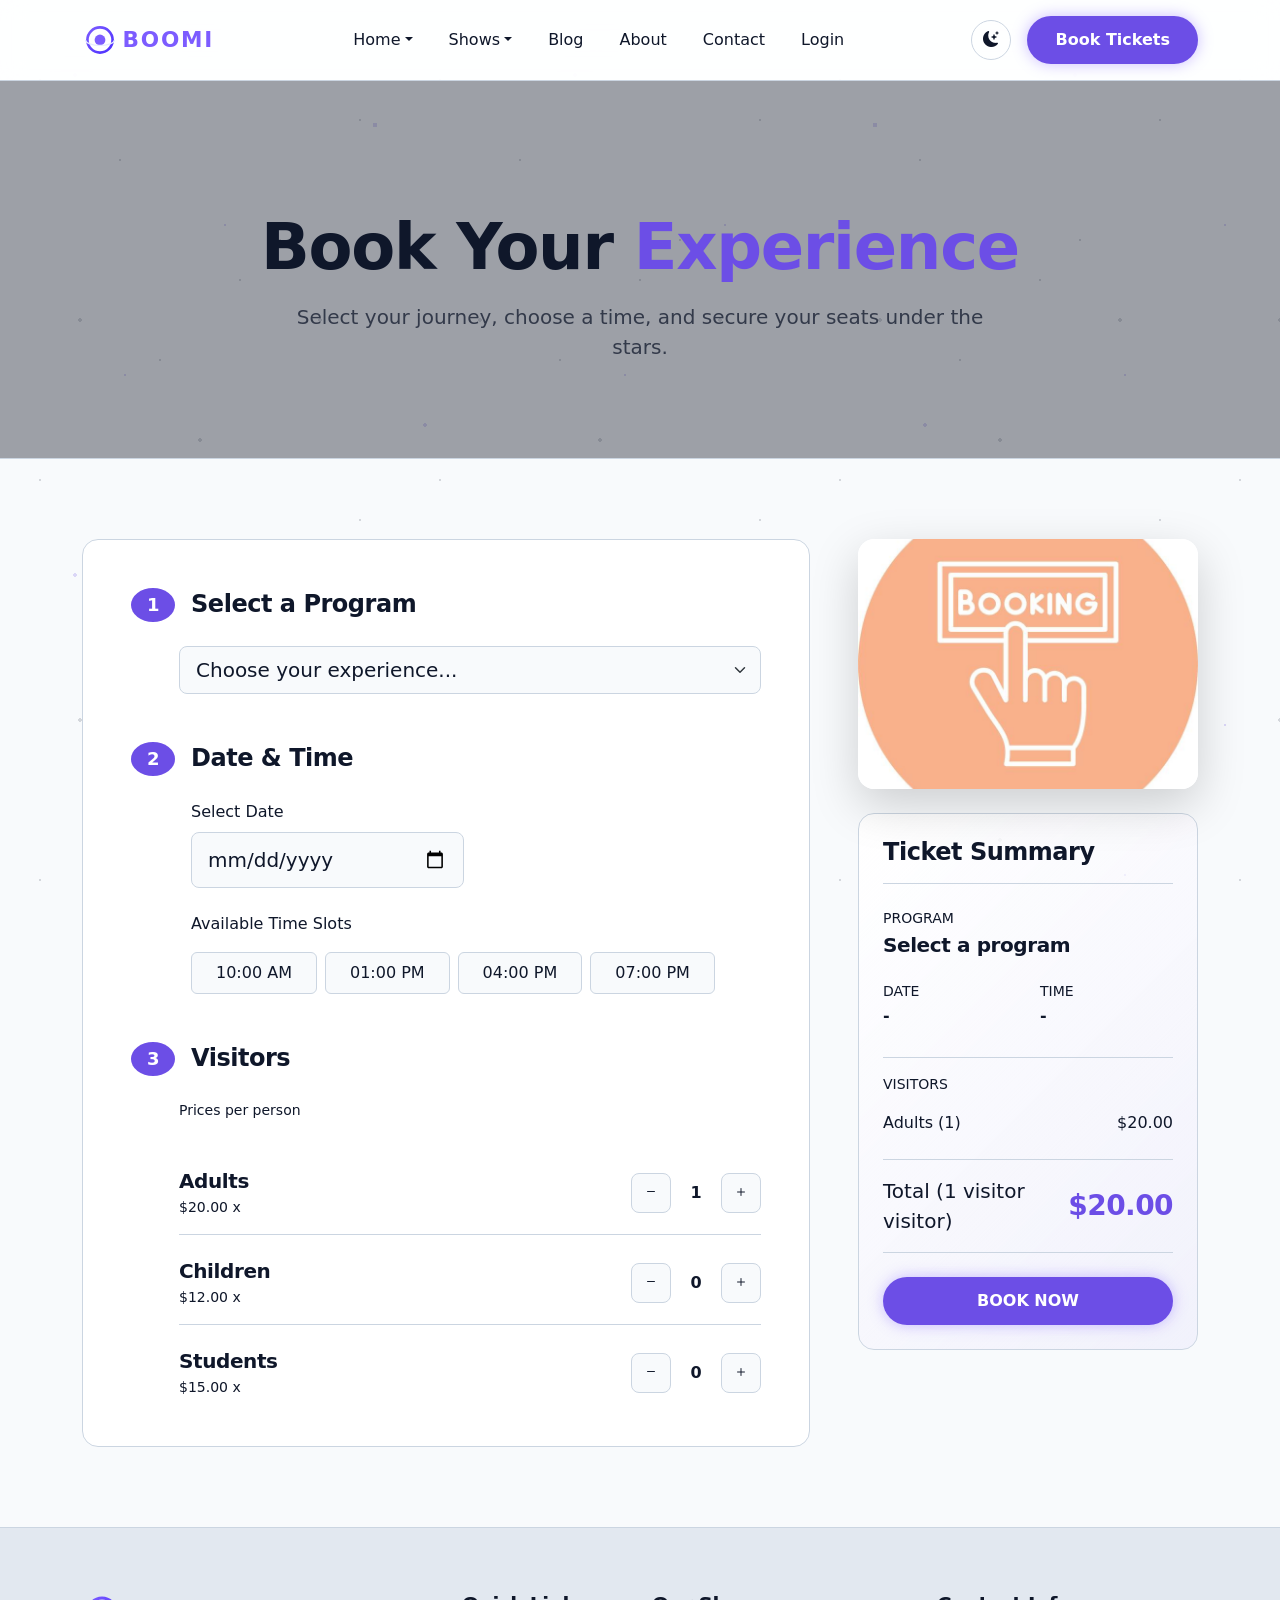
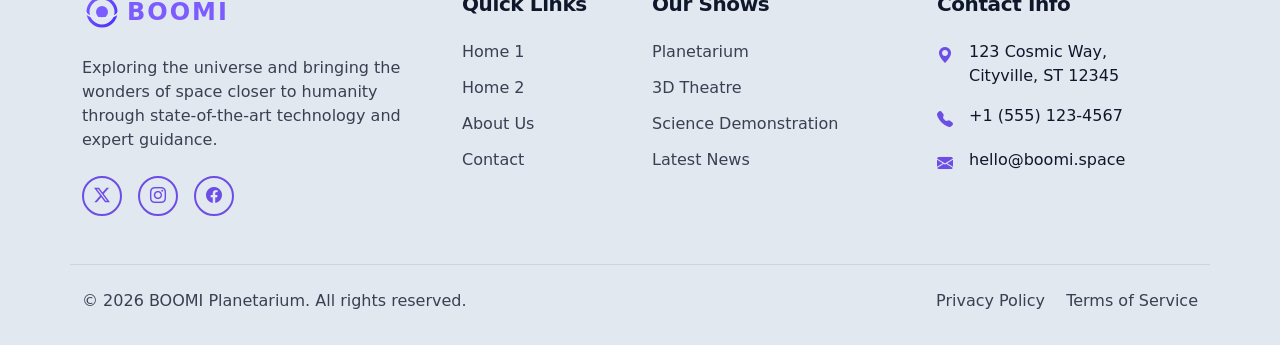
<file: book-tickets.html>
﻿<!DOCTYPE html>
<html lang="en" data-theme="dark">

<head>
    <meta charset="UTF-8">
    <meta name="viewport" content="width=device-width, initial-scale=1.0">
    <title>Book Tickets - BOOMI Planetarium</title>
    <link href="https://cdn.jsdelivr.net/npm/bootstrap@5.3.2/dist/css/bootstrap.min.css" rel="stylesheet">
    <link href="https://cdn.jsdelivr.net/npm/bootstrap-icons@1.11.1/font/bootstrap-icons.css" rel="stylesheet">
    <link rel="stylesheet" href="assets/css/style.css">
    <style>
        .time-slot {
            cursor: pointer;
            transition: all 0.3s ease;
            background-color: var(--bg);
            color: var(--text);
            border: 1px solid var(--border);
        }

        .time-slot:hover {
            border-color: var(--accent);
            color: var(--accent);
        }

        .time-slot.selected {
            background-color: var(--accent);
            color: #fff;
            border-color: var(--accent);
            box-shadow: 0 0 10px rgba(124, 92, 255, 0.4);
        }

        .visitor-control {
            cursor: pointer;
            width: 40px;
            height: 40px;
            display: flex;
            align-items: center;
            justify-content: center;
            background-color: var(--bg);
            border: 1px solid var(--border);
            border-radius: 8px;
            color: var(--text);
            transition: all 0.2s;
        }

        .visitor-control:hover {
            background-color: var(--primary);
        }

        .visitor-value {
            width: 50px;
            text-align: center;
            background: transparent;
            border: none;
            color: var(--text);
            font-weight: bold;
        }
    </style>
    <link rel="icon" type="image/png" href="assets/images/favicon.png">
</head>

<body>
    <div class="star-bg">
        <div class="star-layer layer1"></div>
        <div class="star-layer layer2"></div>
    </div>

    <!-- Desktop Navbar (visible >= lg) -->
    <nav class="navbar d-none d-lg-flex sticky-top">
        <div class="container">
            <a class="navbar-brand" href="index.html"><img src="assets/images/logo.svg" alt="BOOMI Logo"></a>
            <ul class="navbar-nav flex-row gap-1 justify-content-center flex-grow-1 pe-3">
                <li class="nav-item dropdown">
                    <a class="nav-link dropdown-toggle" href="#" role="button" data-bs-toggle="dropdown" aria-expanded="false">Home</a>
                    <ul class="dropdown-menu">
                        <li><a class="dropdown-item" href="index.html">Home 1</a></li>
                        <li><a class="dropdown-item" href="home2.html">Home 2</a></li>
                    </ul>
                </li>
                <li class="nav-item dropdown">
                    <a class="nav-link dropdown-toggle" href="#" role="button" data-bs-toggle="dropdown">Shows</a>
                    <ul class="dropdown-menu">
                        <li><a class="dropdown-item" href="planetarium.html">Planetarium</a></li>
                        <li><a class="dropdown-item" href="theatre.html">3D Theatre</a></li>
                        <li><a class="dropdown-item" href="lecture.html">Science Demonstration Lecture</a></li>
                    </ul>
                </li>
                <li class="nav-item"><a class="nav-link" href="blog.html">Blog</a></li>
                <li class="nav-item"><a class="nav-link" href="about.html">About</a></li>
                <li class="nav-item"><a class="nav-link" href="contact.html">Contact</a></li>
                <li class="nav-item"><a class="nav-link" href="login.html">Login</a></li>
            </ul>
            <div class="d-flex align-items-center">
                <button id="themeToggle" class="theme-toggle"><i class="bi bi-sun-fill"></i></button>
                <a href="book-tickets.html" class="btn btn-accent ms-3">Book Tickets</a>
            </div>
        </div>
    </nav>

    <!-- Mobile Navbar (visible < lg) -->
    <nav class="navbar d-flex d-lg-none sticky-top">
        <div class="container">
            <a class="navbar-brand" href="index.html"><img src="assets/images/logo.svg" alt="BOOMI Logo"></a>
            <button class="navbar-toggler border-0" type="button" data-bs-toggle="offcanvas" data-bs-target="#mobileMenu" aria-controls="mobileMenu">
                <i class="bi bi-list fs-1 text-accent"></i>
            </button>
        </div>
    </nav>

    <!-- Mobile Offcanvas Menu (body-level) -->
    <div class="offcanvas offcanvas-start" tabindex="-1" id="mobileMenu" aria-labelledby="mobileMenuLabel">
        <div class="offcanvas-header border-bottom border-secondary pt-4 pb-3">
            <img src="assets/images/logo.svg" alt="BOOMI Logo" height="30">
            <button type="button" class="btn-close" data-bs-dismiss="offcanvas" aria-label="Close"></button>
        </div>
        <div class="offcanvas-body">
            <ul class="navbar-nav pe-3">
                <li class="nav-item dropdown">
                    <a class="nav-link dropdown-toggle" href="#" role="button" data-bs-toggle="dropdown" aria-expanded="false">Home</a>
                    <ul class="dropdown-menu">
                        <li><a class="dropdown-item" href="index.html">Home 1</a></li>
                        <li><a class="dropdown-item" href="home2.html">Home 2</a></li>
                    </ul>
                </li>
                <li class="nav-item dropdown">
                    <a class="nav-link dropdown-toggle" href="#" role="button" data-bs-toggle="dropdown" aria-expanded="false">Shows</a>
                    <ul class="dropdown-menu">
                        <li><a class="dropdown-item" href="planetarium.html">Planetarium</a></li>
                        <li><a class="dropdown-item" href="theatre.html">3D Theatre</a></li>
                        <li><a class="dropdown-item" href="lecture.html">Science Demonstration Lecture</a></li>
                    </ul>
                </li>
                <li class="nav-item"><a class="nav-link" href="blog.html">Blog</a></li>
                <li class="nav-item"><a class="nav-link" href="about.html">About</a></li>
                <li class="nav-item"><a class="nav-link" href="contact.html">Contact</a></li>
                <li class="nav-item"><a class="nav-link" href="login.html">Login</a></li>
            </ul>
            <div class="d-flex align-items-center mt-3">
                <button id="themeToggleMobile" class="theme-toggle" aria-label="Toggle theme"><i class="bi bi-sun-fill"></i></button>
                <a href="book-tickets.html" class="btn btn-accent ms-3">Book Tickets</a>
            </div>
        </div>
    </div>

    <main>
        <section class="hero-padding text-center border-bottom"
            style="border-color: var(--border) !important; background-color: rgba(20, 26, 42, 0.4);">
            <div class="container">
                <h1 class="display-3 fw-bold mb-3">Book Your <span class="text-accent">Experience</span></h1>
                <p class="lead opacity-75 col-lg-8 mx-auto">Select your journey, choose a time, and secure your seats
                    under the stars.</p>
            </div>
        </section>

        <section class="section-padding">
            <div class="container">
                <div class="row g-5">
                    <!-- Booking Form (Left) -->
                    <div class="col-lg-7 col-xl-8">
                        <div class="card-premium p-4 p-md-5">
                            <form id="bookingForm"
                                onsubmit="event.preventDefault(); alert('Booking successful! Redirecting to home...'); window.location.href='index.html';">

                                <!-- Step 1: Show Selection -->
                                <h4 class="fw-bold mb-4 d-flex align-items-center"><span
                                        class="badge bg-accent rounded-circle p-2 px-3 me-3">1</span> Select a Program
                                </h4>
                                <div class="mb-5 ms-md-5">
                                    <select class="form-select form-select-lg" id="showSelect" required
                                        style="background-color: var(--bg); color: var(--text); border-color: var(--border);">
                                        <option value="" selected disabled>Choose your experience...</option>
                                        <option value="Planetarium Show - Passport to the Universe">Planetarium Show
                                        </option>
                                        <option value="3D Theatre - Apollo 11">3D Theatre</option>
                                        <option value="Science Demo - Physics of Light">Science Demonstration Lecture
                                        </option>
                                    </select>
                                </div>

                                <!-- Step 2: Date & Time -->
                                <h4 class="fw-bold mb-4 d-flex align-items-center"><span
                                        class="badge bg-accent rounded-circle p-2 px-3 me-3">2</span> Date & Time</h4>
                                <div class="row g-4 mb-5 ms-md-5">
                                    <div class="col-md-6">
                                        <label class="form-label text-muted">Select Date</label>
                                        <input type="date" class="form-control form-control-lg" id="datePicker" required
                                            style="background-color: var(--bg); color: var(--text); border-color: var(--border);">
                                    </div>
                                    <div class="col-md-12 mt-4">
                                        <label class="form-label text-muted mb-3">Available Time Slots</label>
                                        <div class="d-flex flex-wrap gap-2" id="timeSlotsContainer">
                                            <button type="button" class="btn time-slot py-2 px-4 rounded"
                                                data-time="10:00 AM">10:00 AM</button>
                                            <button type="button" class="btn time-slot py-2 px-4 rounded"
                                                data-time="01:00 PM">01:00 PM</button>
                                            <button type="button" class="btn time-slot py-2 px-4 rounded"
                                                data-time="04:00 PM">04:00 PM</button>
                                            <button type="button" class="btn time-slot py-2 px-4 rounded"
                                                data-time="07:00 PM">07:00 PM</button>
                                        </div>
                                        <input type="hidden" id="selectedTime" required>
                                        <div class="invalid-feedback text-danger" id="timeError" style="display: none;">
                                            Please select a time slot.</div>
                                    </div>
                                </div>

                                <!-- Step 3: Visitors -->
                                <h4 class="fw-bold mb-4 d-flex align-items-center"><span
                                        class="badge bg-accent rounded-circle p-2 px-3 me-3">3</span> Visitors</h4>
                                <div class="mb-5 ms-md-5 text-muted small mb-3">Prices per person</div>
                                <div class="ms-md-5">
                                    <!-- Adults -->
                                    <div class="d-flex justify-content-between align-items-center mb-4 pb-3 border-bottom"
                                        style="border-color: var(--border) !important;">
                                        <div>
                                            <h5 class="mb-1">Adults</h5>
                                            <p class="mb-0 text-muted small">$20.00 x</p>
                                        </div>
                                        <div class="d-flex align-items-center">
                                            <div class="visitor-control" onclick="updateTickets('adults', -1)"><i
                                                    class="bi bi-dash"></i></div>
                                            <input type="text" class="visitor-value" id="adultCount" value="1" readonly>
                                            <div class="visitor-control" onclick="updateTickets('adults', 1)"><i
                                                    class="bi bi-plus"></i></div>
                                        </div>
                                    </div>
                                    <!-- Children -->
                                    <div class="d-flex justify-content-between align-items-center mb-4 pb-3 border-bottom"
                                        style="border-color: var(--border) !important;">
                                        <div>
                                            <h5 class="mb-1">Children</h5>
                                            <p class="mb-0 text-muted small">$12.00 x</p>
                                        </div>
                                        <div class="d-flex align-items-center">
                                            <div class="visitor-control" onclick="updateTickets('children', -1)"><i
                                                    class="bi bi-dash"></i></div>
                                            <input type="text" class="visitor-value" id="childCount" value="0" readonly>
                                            <div class="visitor-control" onclick="updateTickets('children', 1)"><i
                                                    class="bi bi-plus"></i></div>
                                        </div>
                                    </div>
                                    <!-- Students -->
                                    <div class="d-flex justify-content-between align-items-center">
                                        <div>
                                            <h5 class="mb-1">Students</h5>
                                            <p class="mb-0 text-muted small">$15.00 x</p>
                                        </div>
                                        <div class="d-flex align-items-center">
                                            <div class="visitor-control" onclick="updateTickets('students', -1)"><i
                                                    class="bi bi-dash"></i></div>
                                            <input type="text" class="visitor-value" id="studentCount" value="0"
                                                readonly>
                                            <div class="visitor-control" onclick="updateTickets('students', 1)"><i
                                                    class="bi bi-plus"></i></div>
                                        </div>
                                    </div>
                                </div>

                            </form>
                        </div>
                    </div>

                    <!-- Ticket Summary (Right) -->
                    <div class="col-lg-5 col-xl-4 sticky-lg-top" style="top: 100px; height: max-content;">
                        <div class="mb-4">
                            <img src="assets/images/booking.jpg" alt="Booking Experience"
                                class="img-fluid rounded-4 shadow-lg w-100"
                                style="object-fit:cover; max-height: 250px;">
                        </div>
                        <div class="card-premium p-4"
                            style="background: linear-gradient(135deg, var(--card), rgba(124, 92, 255, 0.05));">
                            <h4 class="fw-bold mb-4 border-bottom pb-3" style="border-color: var(--border) !important;">
                                Ticket Summary</h4>

                            <div class="mb-4">
                                <p class="text-muted small mb-1 text-uppercase letter-spacing-1">Program</p>
                                <h5 class="fw-bold" id="summaryShow">Select a program</h5>
                            </div>

                            <div class="row mb-4">
                                <div class="col-6">
                                    <p class="text-muted small mb-1 text-uppercase letter-spacing-1">Date</p>
                                    <h6 class="fw-bold" id="summaryDate">-</h6>
                                </div>
                                <div class="col-6">
                                    <p class="text-muted small mb-1 text-uppercase letter-spacing-1">Time</p>
                                    <h6 class="fw-bold" id="summaryTime">-</h6>
                                </div>
                            </div>

                            <div class="border-top mb-4 pt-3" style="border-color: var(--border) !important;">
                                <p class="text-muted small mb-3 text-uppercase letter-spacing-1">Visitors</p>
                                <div class="d-flex justify-content-between mb-2 fs-6">
                                    <span>Adults (<span id="calcAdults">1</span>)</span>
                                    <span id="priceAdults" class="fw-medium">$20.00</span>
                                </div>
                                <div class="d-flex justify-content-between mb-2 fs-6 d-none" id="rowChildren">
                                    <span>Children (<span id="calcChildren">0</span>)</span>
                                    <span id="priceChildren" class="fw-medium">$0.00</span>
                                </div>
                                <div class="d-flex justify-content-between mb-2 fs-6 d-none" id="rowStudents">
                                    <span>Students (<span id="calcStudents">0</span>)</span>
                                    <span id="priceStudents" class="fw-medium">$0.00</span>
                                </div>
                            </div>

                            <div class="border-top border-bottom py-3 mb-4"
                                style="border-color: var(--border) !important;">
                                <div class="d-flex justify-content-between align-items-center">
                                    <span class="fs-5">Total (<span id="totalVisitors">1</span> visitor)</span>
                                    <h3 class="fw-bold text-accent mb-0" id="summaryTotal">$20.00</h3>
                                </div>
                            </div>

                            <button type="submit" form="bookingForm"
                                class="btn btn-accent w-100 btn-lg text-uppercase letter-spacing-1 fs-6"
                                id="btnBookNow">Book Now</button>
                        </div>
                    </div>

                </div>
            </div>
        </section>
    </main>

    <!-- Global Footer -->
    <footer class="footer">
      <div class="container">
        <div class="row g-4 mb-5">
          <div class="col-lg-4">
            <img src="assets/images/logo.svg" alt="BOOMI Logo" height="40" class="mb-4">
            <p class="footer-text pe-lg-4">Exploring the universe and bringing the wonders of space closer to humanity
              through state-of-the-art technology and expert guidance.</p>
            <div class="d-flex gap-3 mt-4">
              <a href="#"
                class="btn btn-outline-accent rounded-circle p-2 d-flex align-items-center justify-content-center"
                style="width: 40px; height: 40px;"><i class="bi bi-twitter-x"></i></a>
              <a href="#"
                class="btn btn-outline-accent rounded-circle p-2 d-flex align-items-center justify-content-center"
                style="width: 40px; height: 40px;"><i class="bi bi-instagram"></i></a>
              <a href="#"
                class="btn btn-outline-accent rounded-circle p-2 d-flex align-items-center justify-content-center"
                style="width: 40px; height: 40px;"><i class="bi bi-facebook"></i></a>
            </div>
          </div>
          <div class="col-lg-2 col-md-4">
            <h5 class="mb-4 fw-bold">Quick Links</h5>
            <ul class="footer-links">
              <li><a href="index.html">Home 1</a></li>
              <li><a href="home2.html">Home 2</a></li>
              <li><a href="about.html">About Us</a></li>
              <li><a href="contact.html">Contact</a></li>
            </ul>
          </div>
          <div class="col-lg-3 col-md-4">
            <h5 class="mb-4 fw-bold">Our Shows</h5>
            <ul class="footer-links">
              <li><a href="planetarium.html">Planetarium</a></li>
              <li><a href="theatre.html">3D Theatre</a></li>
              <li><a href="lecture.html">Science Demonstration</a></li>
              <li><a href="blog.html">Latest News</a></li>
            </ul>
          </div>
          <div class="col-lg-3 col-md-4">
            <h5 class="mb-4 fw-bold">Contact Info</h5>
            <ul class="footer-links">
              <li class="d-flex mb-3">
                <i class="bi bi-geo-alt-fill text-accent me-3 mt-1"></i>
                <span>123 Cosmic Way,<br>Cityville, ST 12345</span>
              </li>
              <li class="d-flex mb-3">
                <i class="bi bi-telephone-fill text-accent me-3 mt-1"></i>
                <span>+1 (555) 123-4567</span>
              </li>
              <li class="d-flex mb-3">
                <i class="bi bi-envelope-fill text-accent me-3 mt-1"></i>
                <span>hello@boomi.space</span>
              </li>
            </ul>
          </div>
        </div>
        <div class="row pt-4 border-top" style="border-color: var(--border) !important;">
          <div class="col-md-6 text-center text-md-start mb-3 mb-md-0">
            <p class="footer-text mb-0">&copy; 2026 BOOMI Planetarium. All rights reserved.</p>
          </div>
          <div class="col-md-6 text-center text-md-end">
            <a href="#" class="footer-text text-decoration-none me-3">Privacy Policy</a>
            <a href="#" class="footer-text text-decoration-none">Terms of Service</a>
          </div>
        </div>
      </div>
    </footer>

    <button class="back-to-top" id="backToTop" aria-label="Back to top"><i class="bi bi-arrow-up"></i></button>

    <script src="https://cdn.jsdelivr.net/npm/bootstrap@5.3.2/dist/js/bootstrap.bundle.min.js"></script>
    <script src="assets/js/main.js"></script>
</body>

</html>
</file>
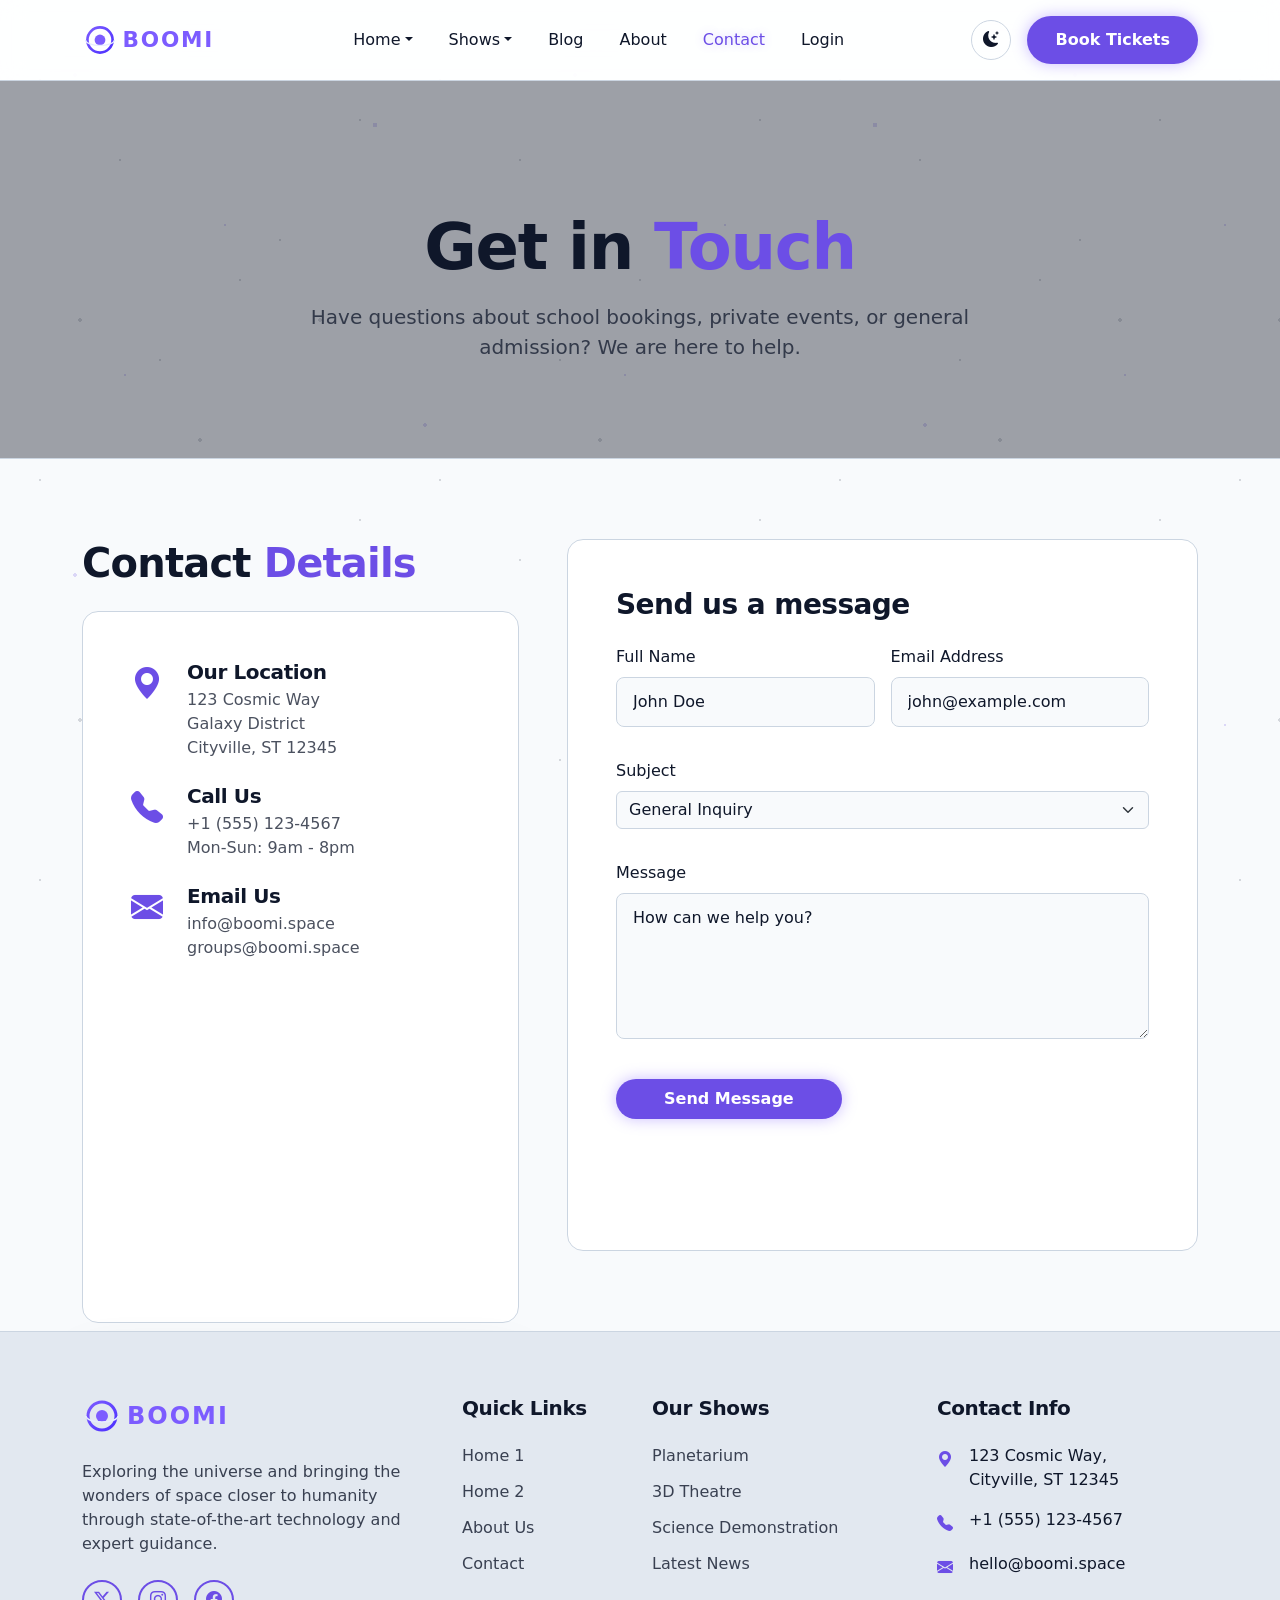
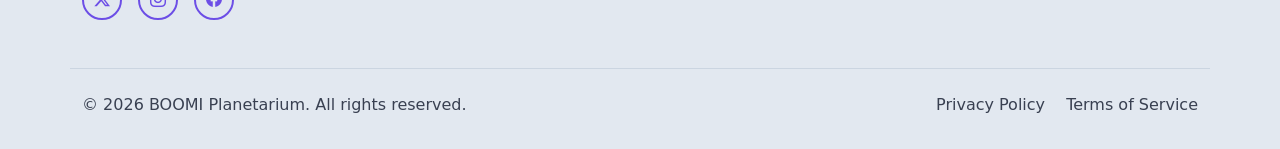
<file: contact.html>
﻿<!DOCTYPE html>
<html lang="en" data-theme="dark">

<head>
    <meta charset="UTF-8">
    <meta name="viewport" content="width=device-width, initial-scale=1.0">
    <title>Contact Us - BOOMI Planetarium</title>
    <link href="https://cdn.jsdelivr.net/npm/bootstrap@5.3.2/dist/css/bootstrap.min.css" rel="stylesheet">
    <link href="https://cdn.jsdelivr.net/npm/bootstrap-icons@1.11.1/font/bootstrap-icons.css" rel="stylesheet">
    <link rel="stylesheet" href="assets/css/style.css">
    <link rel="icon" type="image/png" href="assets/images/favicon.png">
</head>

<body>
    <div class="star-bg">
        <div class="star-layer layer1"></div>
        <div class="star-layer layer2"></div>
    </div>

    <!-- Desktop Navbar (visible >= lg) -->
    <nav class="navbar d-none d-lg-flex sticky-top">
        <div class="container">
            <a class="navbar-brand" href="index.html"><img src="assets/images/logo.svg" alt="BOOMI Logo"></a>
            <ul class="navbar-nav flex-row gap-1 justify-content-center flex-grow-1 pe-3">
                <li class="nav-item dropdown">
                    <a class="nav-link dropdown-toggle" href="#" role="button" data-bs-toggle="dropdown" aria-expanded="false">Home</a>
                    <ul class="dropdown-menu">
                        <li><a class="dropdown-item" href="index.html">Home 1</a></li>
                        <li><a class="dropdown-item" href="home2.html">Home 2</a></li>
                    </ul>
                </li>
                <li class="nav-item dropdown">
                    <a class="nav-link dropdown-toggle" href="#" role="button" data-bs-toggle="dropdown">Shows</a>
                    <ul class="dropdown-menu">
                        <li><a class="dropdown-item" href="planetarium.html">Planetarium</a></li>
                        <li><a class="dropdown-item" href="theatre.html">3D Theatre</a></li>
                        <li><a class="dropdown-item" href="lecture.html">Science Demonstration Lecture</a></li>
                    </ul>
                </li>
                <li class="nav-item"><a class="nav-link" href="blog.html">Blog</a></li>
                <li class="nav-item"><a class="nav-link" href="about.html">About</a></li>
                <li class="nav-item"><a class="nav-link active" href="contact.html">Contact</a></li>
                <li class="nav-item"><a class="nav-link" href="login.html">Login</a></li>
            </ul>
            <div class="d-flex align-items-center">
                <button id="themeToggle" class="theme-toggle"><i class="bi bi-sun-fill"></i></button>
                <a href="book-tickets.html" class="btn btn-accent ms-3">Book Tickets</a>
            </div>
        </div>
    </nav>

    <!-- Mobile Navbar (visible < lg) -->
    <nav class="navbar d-flex d-lg-none sticky-top">
        <div class="container">
            <a class="navbar-brand" href="index.html"><img src="assets/images/logo.svg" alt="BOOMI Logo"></a>
            <button class="navbar-toggler border-0" type="button" data-bs-toggle="offcanvas" data-bs-target="#mobileMenu" aria-controls="mobileMenu">
                <i class="bi bi-list fs-1 text-accent"></i>
            </button>
        </div>
    </nav>

    <!-- Mobile Offcanvas Menu (body-level) -->
    <div class="offcanvas offcanvas-start" tabindex="-1" id="mobileMenu" aria-labelledby="mobileMenuLabel">
        <div class="offcanvas-header border-bottom border-secondary pt-4 pb-3">
            <img src="assets/images/logo.svg" alt="BOOMI Logo" height="30">
            <button type="button" class="btn-close" data-bs-dismiss="offcanvas" aria-label="Close"></button>
        </div>
        <div class="offcanvas-body">
            <ul class="navbar-nav pe-3">
                <li class="nav-item dropdown">
                    <a class="nav-link dropdown-toggle" href="#" role="button" data-bs-toggle="dropdown" aria-expanded="false">Home</a>
                    <ul class="dropdown-menu">
                        <li><a class="dropdown-item" href="index.html">Home 1</a></li>
                        <li><a class="dropdown-item" href="home2.html">Home 2</a></li>
                    </ul>
                </li>
                <li class="nav-item dropdown">
                    <a class="nav-link dropdown-toggle" href="#" role="button" data-bs-toggle="dropdown" aria-expanded="false">Shows</a>
                    <ul class="dropdown-menu">
                        <li><a class="dropdown-item" href="planetarium.html">Planetarium</a></li>
                        <li><a class="dropdown-item" href="theatre.html">3D Theatre</a></li>
                        <li><a class="dropdown-item" href="lecture.html">Science Demonstration Lecture</a></li>
                    </ul>
                </li>
                <li class="nav-item"><a class="nav-link" href="blog.html">Blog</a></li>
                <li class="nav-item"><a class="nav-link" href="about.html">About</a></li>
                <li class="nav-item"><a class="nav-link active" href="contact.html">Contact</a></li>
                <li class="nav-item"><a class="nav-link" href="login.html">Login</a></li>
            </ul>
            <div class="d-flex align-items-center mt-3">
                <button id="themeToggleMobile" class="theme-toggle" aria-label="Toggle theme"><i class="bi bi-sun-fill"></i></button>
                <a href="book-tickets.html" class="btn btn-accent ms-3">Book Tickets</a>
            </div>
        </div>
    </div>

    <main>
        <section class="hero-padding border-bottom position-relative overflow-hidden"
            style="border-color: var(--border) !important; background-color: rgba(20, 26, 42, 0.4);">
            <div class="container text-center">
                <h1 class="display-3 fw-bold mb-3">Get in <span class="text-accent">Touch</span></h1>
                <p class="lead opacity-75 col-lg-8 mx-auto">Have questions about school bookings, private events, or
                    general admission? We are here to help.</p>
            </div>
        </section>

        <!-- Contact Form & Info -->
        <section class="section-padding">
            <div class="container">
                <div class="row g-5">

                    <div class="col-lg-5">
                        <h2 class="h1 fw-bold mb-4">Contact <span class="text-accent">Details</span></h2>
                        <div class="card-premium p-4 p-md-5 mb-4">
                            <ul class="list-unstyled mb-0">
                                <li class="d-flex mb-4">
                                    <div class="me-4"><i class="bi bi-geo-alt-fill fs-2 text-accent"></i></div>
                                    <div>
                                        <h5 class="fw-bold mb-1">Our Location</h5>
                                        <p class="opacity-75 mb-0">123 Cosmic Way<br>Galaxy District<br>Cityville, ST
                                            12345</p>
                                    </div>
                                </li>
                                <li class="d-flex mb-4">
                                    <div class="me-4"><i class="bi bi-telephone-fill fs-2 text-accent"></i></div>
                                    <div>
                                        <h5 class="fw-bold mb-1">Call Us</h5>
                                        <p class="opacity-75 mb-0">+1 (555) 123-4567<br>Mon-Sun: 9am - 8pm</p>
                                    </div>
                                </li>
                                <li class="d-flex">
                                    <div class="me-4"><i class="bi bi-envelope-fill fs-2 text-accent"></i></div>
                                    <div>
                                        <h5 class="fw-bold mb-1">Email Us</h5>
                                        <p class="opacity-75 mb-0">info@boomi.space<br>groups@boomi.space</p>
                                    </div>
                                </li>
                            </ul>
                        </div>
                        <div class="mt-4">
                            <img src="assets/images/contact-map.jpg" alt="Location Map"
                                class="img-fluid rounded-4 shadow-lg w-100"
                                style="object-fit:cover; max-height: 300px;">
                        </div>
                    </div>

                    <div class="col-lg-7">
                        <div class="card-premium p-4 p-md-5 h-100">
                            <h3 class="fw-bold mb-4">Send us a message</h3>
                            <form onsubmit="event.preventDefault(); alert('Message sent successfully!');">
                                <div class="row g-3">
                                    <div class="col-md-6 mb-3">
                                        <label for="name" class="form-label">Full Name</label>
                                        <input type="text" class="form-control" id="name" placeholder="John Doe"
                                            required>
                                    </div>
                                    <div class="col-md-6 mb-3">
                                        <label for="email" class="form-label">Email Address</label>
                                        <input type="email" class="form-control" id="email"
                                            placeholder="john@example.com" required>
                                    </div>
                                    <div class="col-12 mb-3">
                                        <label for="subject" class="form-label">Subject</label>
                                        <select class="form-select" id="subject"
                                            style="background-color: var(--bg); color: var(--text); border-color: var(--border);">
                                            <option value="general">General Inquiry</option>
                                            <option value="school">School / Group Booking</option>
                                            <option value="private">Private Event</option>
                                            <option value="feedback">Feedback</option>
                                        </select>
                                    </div>
                                    <div class="col-12 mb-4">
                                        <label for="message" class="form-label">Message</label>
                                        <textarea class="form-control" id="message" rows="5"
                                            placeholder="How can we help you?" required></textarea>
                                    </div>
                                    <div class="col-12">
                                        <button type="submit" class="btn btn-accent px-5 py-2">Send Message</button>
                                    </div>
                                </div>
                            </form>
                        </div>
                    </div>

                </div>
            </div>
        </section>
    </main>

    <!-- Global Footer -->
    <footer class="footer">
      <div class="container">
        <div class="row g-4 mb-5">
          <div class="col-lg-4">
            <img src="assets/images/logo.svg" alt="BOOMI Logo" height="40" class="mb-4">
            <p class="footer-text pe-lg-4">Exploring the universe and bringing the wonders of space closer to humanity
              through state-of-the-art technology and expert guidance.</p>
            <div class="d-flex gap-3 mt-4">
              <a href="#"
                class="btn btn-outline-accent rounded-circle p-2 d-flex align-items-center justify-content-center"
                style="width: 40px; height: 40px;"><i class="bi bi-twitter-x"></i></a>
              <a href="#"
                class="btn btn-outline-accent rounded-circle p-2 d-flex align-items-center justify-content-center"
                style="width: 40px; height: 40px;"><i class="bi bi-instagram"></i></a>
              <a href="#"
                class="btn btn-outline-accent rounded-circle p-2 d-flex align-items-center justify-content-center"
                style="width: 40px; height: 40px;"><i class="bi bi-facebook"></i></a>
            </div>
          </div>
          <div class="col-lg-2 col-md-4">
            <h5 class="mb-4 fw-bold">Quick Links</h5>
            <ul class="footer-links">
              <li><a href="index.html">Home 1</a></li>
              <li><a href="home2.html">Home 2</a></li>
              <li><a href="about.html">About Us</a></li>
              <li><a href="contact.html">Contact</a></li>
            </ul>
          </div>
          <div class="col-lg-3 col-md-4">
            <h5 class="mb-4 fw-bold">Our Shows</h5>
            <ul class="footer-links">
              <li><a href="planetarium.html">Planetarium</a></li>
              <li><a href="theatre.html">3D Theatre</a></li>
              <li><a href="lecture.html">Science Demonstration</a></li>
              <li><a href="blog.html">Latest News</a></li>
            </ul>
          </div>
          <div class="col-lg-3 col-md-4">
            <h5 class="mb-4 fw-bold">Contact Info</h5>
            <ul class="footer-links">
              <li class="d-flex mb-3">
                <i class="bi bi-geo-alt-fill text-accent me-3 mt-1"></i>
                <span>123 Cosmic Way,<br>Cityville, ST 12345</span>
              </li>
              <li class="d-flex mb-3">
                <i class="bi bi-telephone-fill text-accent me-3 mt-1"></i>
                <span>+1 (555) 123-4567</span>
              </li>
              <li class="d-flex mb-3">
                <i class="bi bi-envelope-fill text-accent me-3 mt-1"></i>
                <span>hello@boomi.space</span>
              </li>
            </ul>
          </div>
        </div>
        <div class="row pt-4 border-top" style="border-color: var(--border) !important;">
          <div class="col-md-6 text-center text-md-start mb-3 mb-md-0">
            <p class="footer-text mb-0">&copy; 2026 BOOMI Planetarium. All rights reserved.</p>
          </div>
          <div class="col-md-6 text-center text-md-end">
            <a href="#" class="footer-text text-decoration-none me-3">Privacy Policy</a>
            <a href="#" class="footer-text text-decoration-none">Terms of Service</a>
          </div>
        </div>
      </div>
    </footer>

    <button class="back-to-top" id="backToTop" aria-label="Back to top"><i class="bi bi-arrow-up"></i></button>

    <script src="https://cdn.jsdelivr.net/npm/bootstrap@5.3.2/dist/js/bootstrap.bundle.min.js"></script>
    <script src="assets/js/main.js"></script>
</body>

</html>
</file>
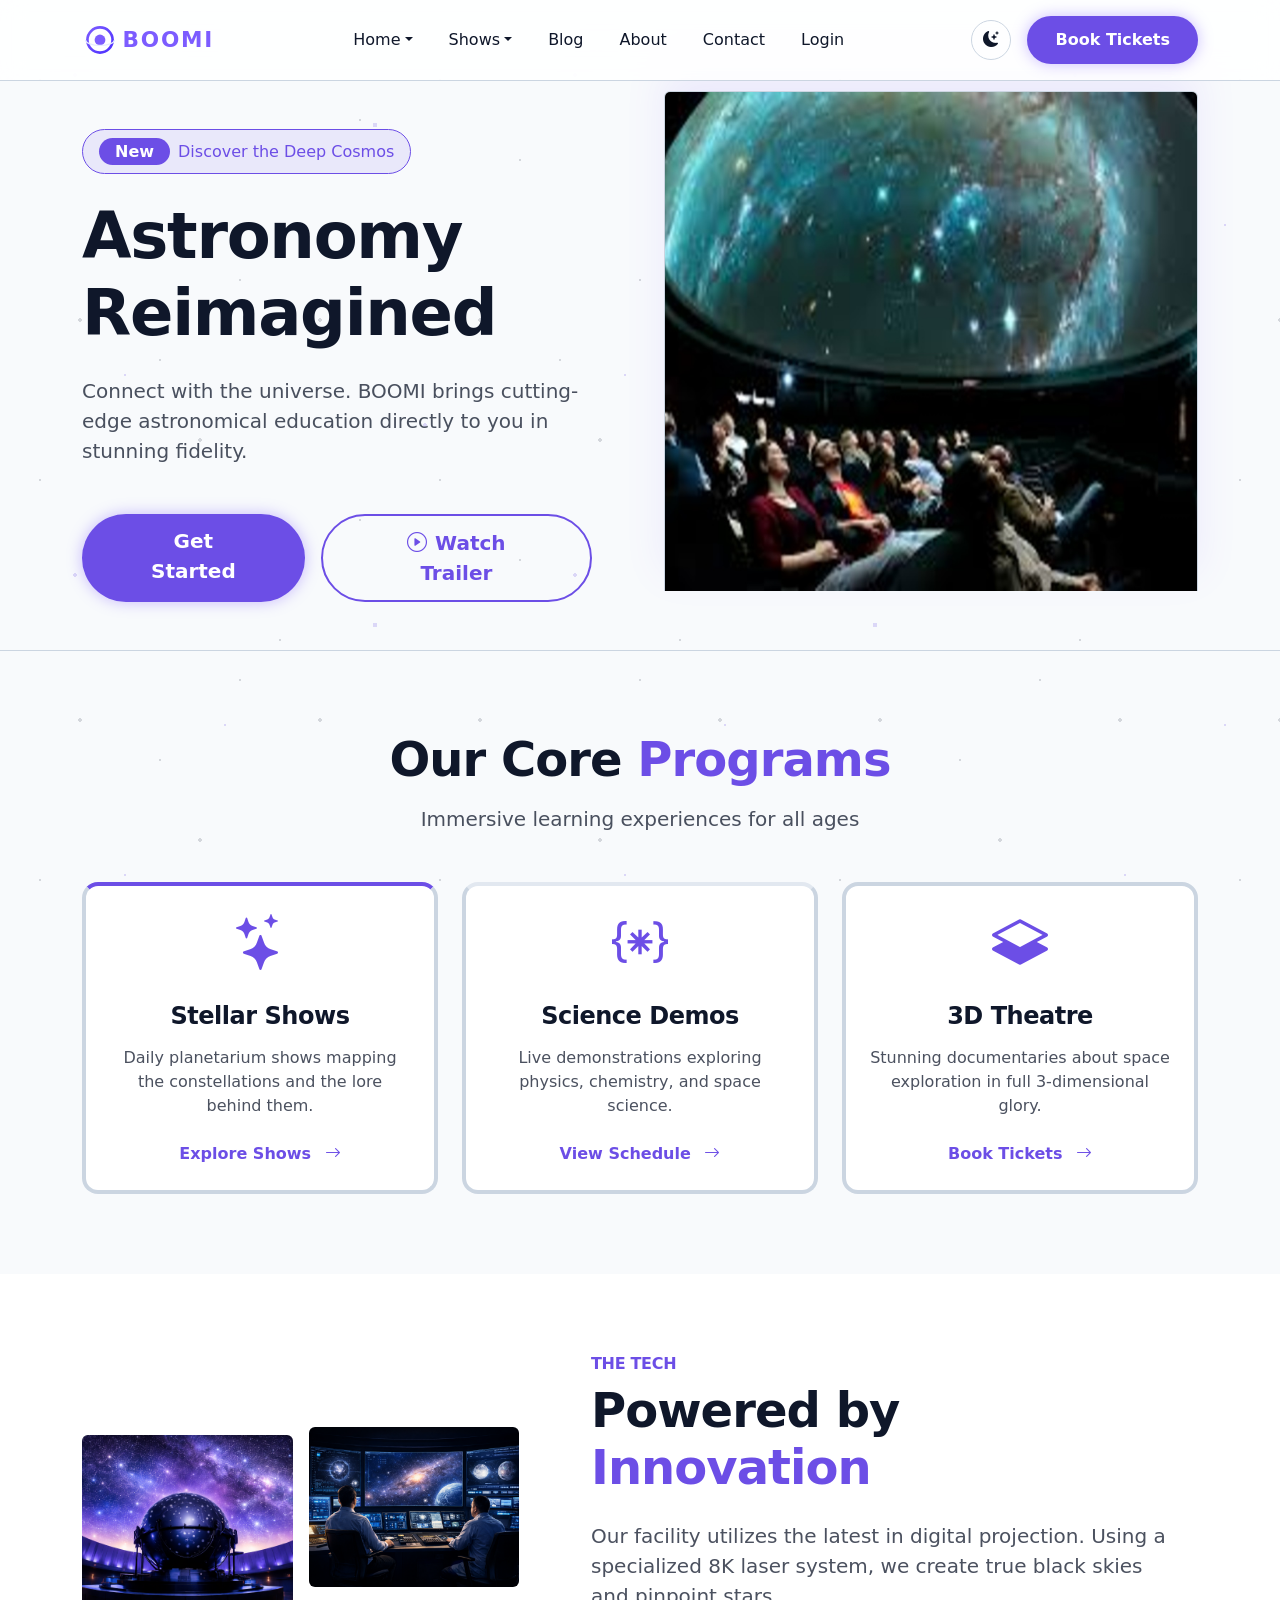
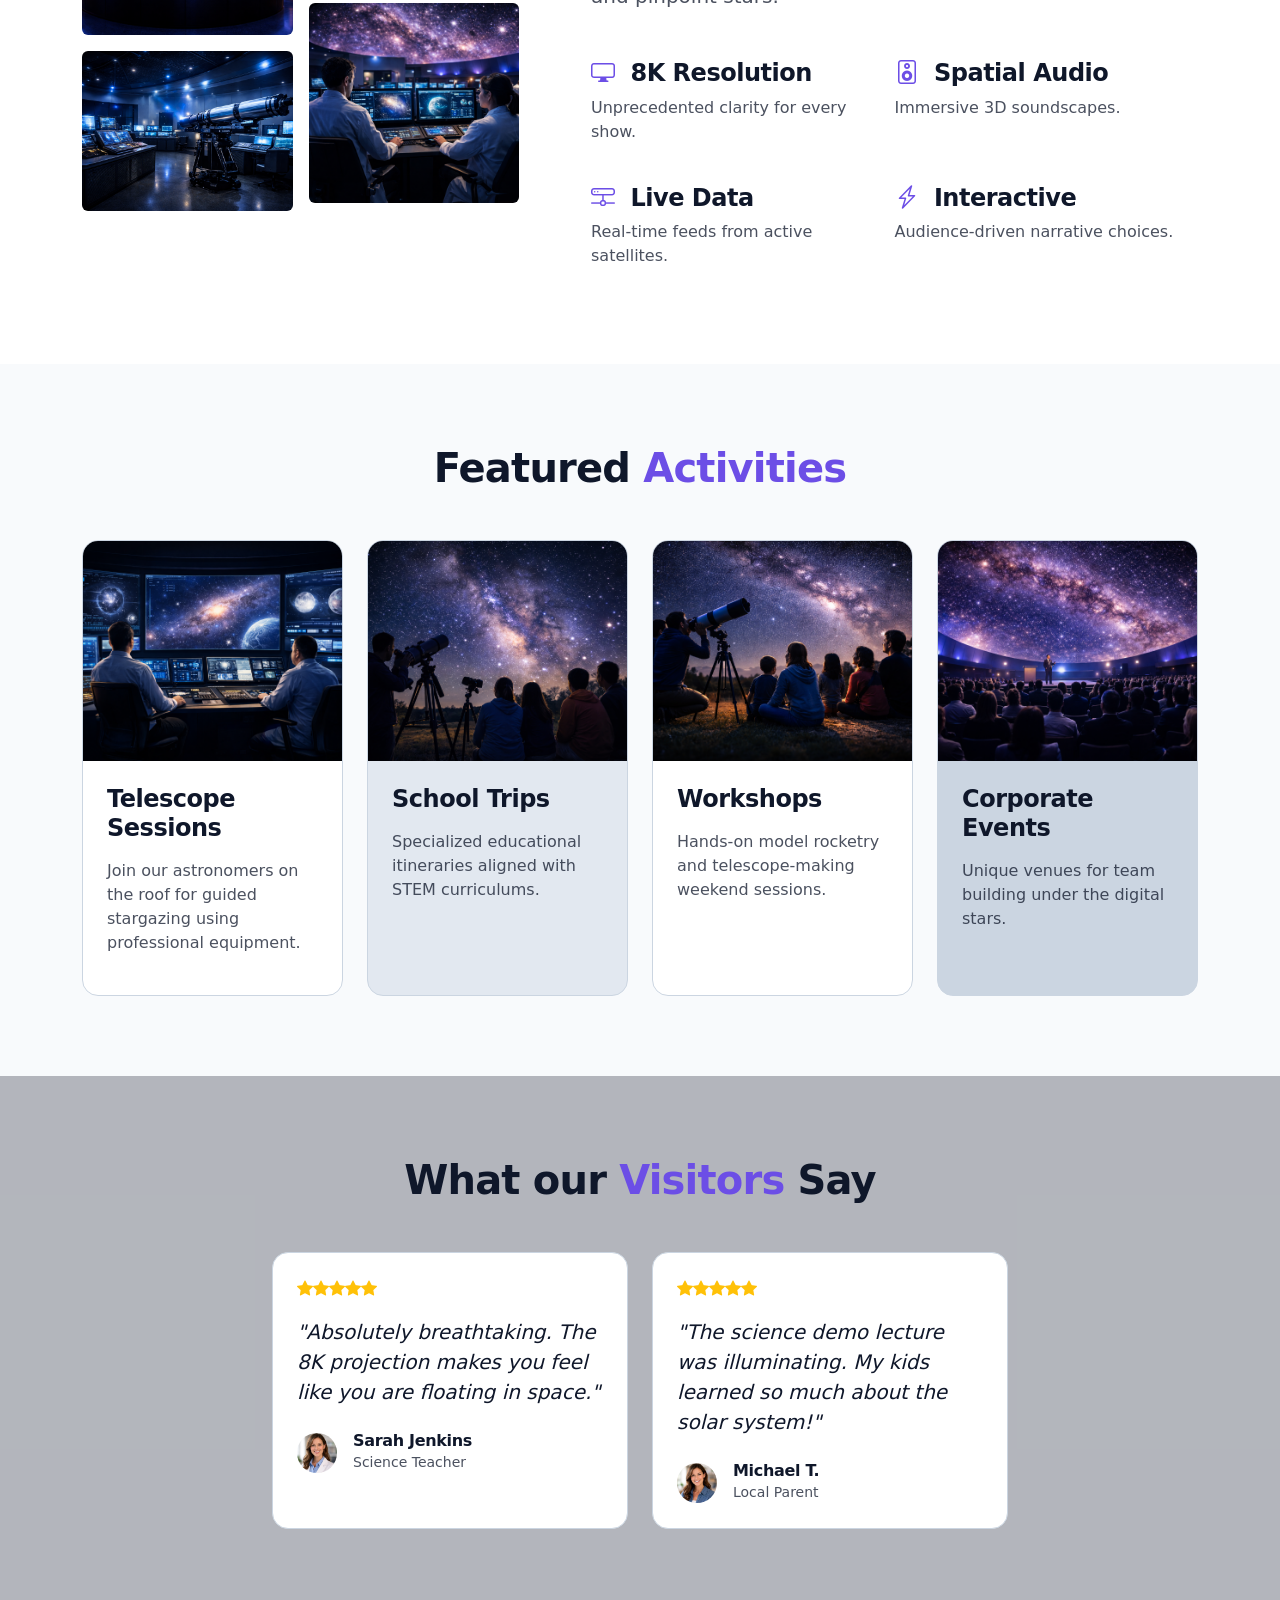
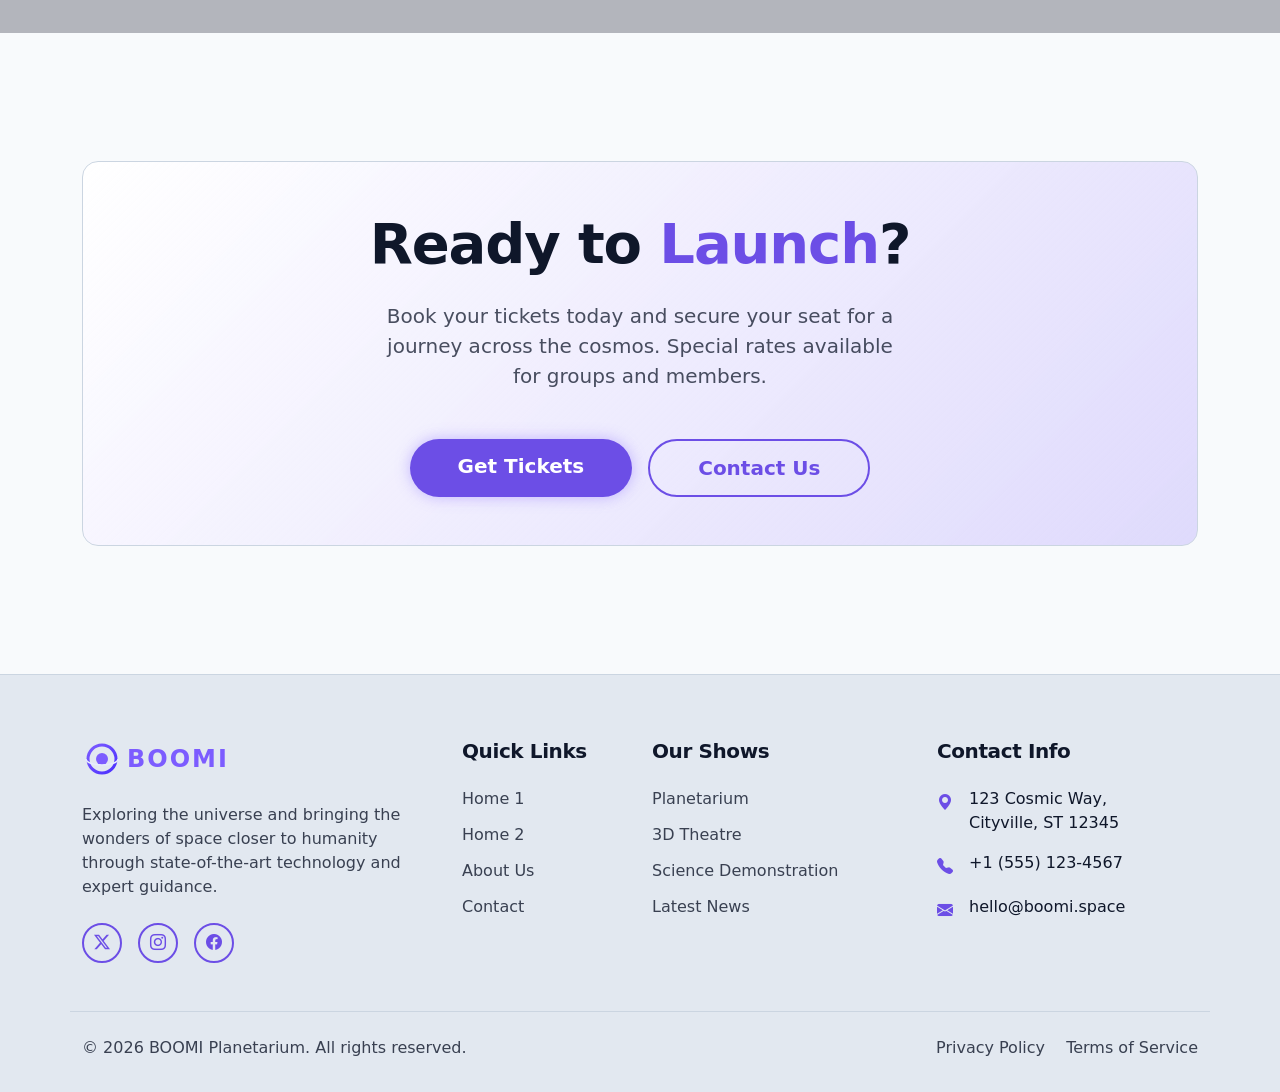
<file: home2.html>
﻿<!DOCTYPE html>
<html lang="en" data-theme="dark">

<head>
    <meta charset="UTF-8">
    <meta name="viewport" content="width=device-width, initial-scale=1.0">
    <title>BOOMI Planetarium - Home Alternative</title>
    <!-- Bootstrap 5 CSS -->
    <link href="https://cdn.jsdelivr.net/npm/bootstrap@5.3.2/dist/css/bootstrap.min.css" rel="stylesheet">
    <!-- Bootstrap Icons -->
    <link href="https://cdn.jsdelivr.net/npm/bootstrap-icons@1.11.1/font/bootstrap-icons.css" rel="stylesheet">
    <!-- Custom CSS -->
    <link rel="stylesheet" href="assets/css/style.css">
    <link rel="icon" type="image/png" href="assets/images/favicon.png">
</head>

<body>
    <!-- Global Cosmic Background -->
    <div class="star-bg">
        <div class="star-layer layer1"></div>
        <div class="star-layer layer2"></div>
    </div>

    <!-- Desktop Navbar (visible >= lg) -->
    <nav class="navbar d-none d-lg-flex sticky-top">
        <div class="container">
            <a class="navbar-brand" href="index.html">
                <img src="assets/images/logo.svg" alt="BOOMI Logo">
            </a>
            <ul class="navbar-nav flex-row gap-1 justify-content-center flex-grow-1 pe-3">
                <li class="nav-item dropdown">
                    <a class="nav-link dropdown-toggle" href="#" role="button" data-bs-toggle="dropdown"
                        aria-expanded="false">Home</a>
                    <ul class="dropdown-menu">
                        <li><a class="dropdown-item" href="index.html">Home 1</a></li>
                        <li><a class="dropdown-item" href="home2.html">Home 2</a></li>
                    </ul>
                </li>
                <li class="nav-item dropdown">
                    <a class="nav-link dropdown-toggle" href="#" role="button" data-bs-toggle="dropdown"
                        aria-expanded="false">Shows</a>
                    <ul class="dropdown-menu">
                        <li><a class="dropdown-item" href="planetarium.html">Planetarium</a></li>
                        <li><a class="dropdown-item" href="theatre.html">3D Theatre</a></li>
                        <li><a class="dropdown-item" href="lecture.html">Science Demonstration Lecture</a></li>
                    </ul>
                </li>
                <li class="nav-item"><a class="nav-link" href="blog.html">Blog</a></li>
                <li class="nav-item"><a class="nav-link" href="about.html">About</a></li>
                <li class="nav-item"><a class="nav-link" href="contact.html">Contact</a></li>
                <li class="nav-item"><a class="nav-link" href="login.html">Login</a></li>
            </ul>
            <div class="d-flex align-items-center">
                <button id="themeToggle" class="theme-toggle" aria-label="Toggle theme">
                    <i class="bi bi-sun-fill"></i>
                </button>
                <a href="book-tickets.html" class="btn btn-accent ms-3">Book Tickets</a>
            </div>
        </div>
    </nav>

    <!-- Mobile Navbar (visible < lg) -->
    <nav class="navbar d-flex d-lg-none sticky-top">
        <div class="container">
            <a class="navbar-brand" href="index.html">
                <img src="assets/images/logo.svg" alt="BOOMI Logo">
            </a>
            <button class="navbar-toggler border-0" type="button" data-bs-toggle="offcanvas"
                data-bs-target="#mobileMenu" aria-controls="mobileMenu">
                <i class="bi bi-list fs-1 text-accent"></i>
            </button>
        </div>
    </nav>

    <!-- Mobile Offcanvas Menu (body-level) -->
    <div class="offcanvas offcanvas-start" tabindex="-1" id="mobileMenu" aria-labelledby="mobileMenuLabel">
        <div class="offcanvas-header border-bottom border-secondary pt-4 pb-3">
            <img src="assets/images/logo.svg" alt="BOOMI Logo" height="30">
            <button type="button" class="btn-close" data-bs-dismiss="offcanvas" aria-label="Close"></button>
        </div>
        <div class="offcanvas-body">
            <ul class="navbar-nav pe-3">
                <li class="nav-item dropdown">
                    <a class="nav-link dropdown-toggle" href="#" role="button" data-bs-toggle="dropdown"
                        aria-expanded="false">Home</a>
                    <ul class="dropdown-menu">
                        <li><a class="dropdown-item" href="index.html">Home 1</a></li>
                        <li><a class="dropdown-item" href="home2.html">Home 2</a></li>
                    </ul>
                </li>
                <li class="nav-item dropdown">
                    <a class="nav-link dropdown-toggle" href="#" role="button" data-bs-toggle="dropdown"
                        aria-expanded="false">Shows</a>
                    <ul class="dropdown-menu">
                        <li><a class="dropdown-item" href="planetarium.html">Planetarium</a></li>
                        <li><a class="dropdown-item" href="theatre.html">3D Theatre</a></li>
                        <li><a class="dropdown-item" href="lecture.html">Science Demonstration Lecture</a></li>
                    </ul>
                </li>
                <li class="nav-item"><a class="nav-link" href="blog.html">Blog</a></li>
                <li class="nav-item"><a class="nav-link" href="about.html">About</a></li>
                <li class="nav-item"><a class="nav-link" href="contact.html">Contact</a></li>
                <li class="nav-item"><a class="nav-link" href="login.html">Login</a></li>
            </ul>
            <div class="d-flex align-items-center mt-3">
                <button id="themeToggleMobile" class="theme-toggle" aria-label="Toggle theme">
                    <i class="bi bi-sun-fill"></i>
                </button>
                <a href="book-tickets.html" class="btn btn-accent ms-3">Book Tickets</a>
            </div>
        </div>
    </div>

    <main>
        <!-- Split Hero Layout -->
        <section class="mt-0 pt-5 border-bottom pb-0" style="border-color: var(--border) !important;">
            <div class="container h-100">
                <div class="row h-100 align-items-center g-5 pb-5">
                    <div class="col-lg-6 text-center text-lg-start pe-lg-5">
                        <div class="d-inline-flex align-items-center gap-2 mb-4 px-3 py-2 rounded-pill"
                            style="background-color: var(--accent-glow); border: 1px solid var(--accent)">
                            <span class="badge bg-accent rounded-pill fs-6 px-3">New</span>
                            <span class="fw-medium text-accent">Discover the Deep Cosmos</span>
                        </div>
                        <h1 class="display-3 fw-bold mb-4">Astronomy<br>Reimagined</h1>
                        <p class="lead mb-5 opacity-75">Connect with the universe. BOOMI brings cutting-edge
                            astronomical education directly to you in stunning fidelity.</p>
                        <div
                            class="d-flex flex-column flex-sm-row gap-3 justify-content-center justify-content-lg-start">
                            <a href="about.html" class="btn btn-accent btn-lg px-5">Get Started</a>
                            <a href="planetarium.html" class="btn btn-outline-accent btn-lg px-5"><i
                                    class="bi bi-play-circle me-2"></i>Watch Trailer</a>
                        </div>
                    </div>
                    <div class="col-lg-6 h-100 mt-lg-0 mt-5 pt-5 pt-lg-0 position-relative">
                        <!-- Split hero visual -->
                        <img src="assets/images/hero-home2.jpg" alt="Hero" class="img-fluid w-100 rounded-top"
                            style="height: 500px; object-fit: cover; border: 1px solid var(--border); border-bottom: none; box-shadow: 0 -20px 40px rgba(124, 92, 255, 0.1);">
                    </div>
                </div>
            </div>
        </section>

        <!-- Programs section -->
        <section class="section-padding">
            <div class="container">
                <div class="text-center mb-5">
                    <h2 class="display-5 fw-bold mb-3">Our Core <span class="text-accent">Programs</span></h2>
                    <p class="lead opacity-75">Immersive learning experiences for all ages</p>
                </div>
                <div class="row g-4 justify-content-center">
                    <div class="col-md-4">
                        <div class="card-premium p-4 text-center border-top border-4"
                            style="border-top-color: var(--accent) !important;">
                            <i class="bi bi-stars display-4 text-accent mb-4 d-block"></i>
                            <h4 class="mb-3">Stellar Shows</h4>
                            <p class="opacity-75 mb-4">Daily planetarium shows mapping the constellations and the lore
                                behind them.</p>
                            <a href="planetarium.html" class="text-accent fw-bold text-decoration-none">Explore Shows <i
                                    class="bi bi-arrow-right ms-2"></i></a>
                        </div>
                    </div>
                    <div class="col-md-4">
                        <div class="card-premium p-4 text-center border-top border-4"
                            style="border-top-color: var(--primary) !important;">
                            <i class="bi bi-braces-asterisk display-4 text-accent mb-4 d-block"></i>
                            <h4 class="mb-3">Science Demos</h4>
                            <p class="opacity-75 mb-4">Live demonstrations exploring physics, chemistry, and space
                                science.</p>
                            <a href="lecture.html" class="text-accent fw-bold text-decoration-none">View Schedule <i
                                    class="bi bi-arrow-right ms-2"></i></a>
                        </div>
                    </div>
                    <div class="col-md-4">
                        <div class="card-premium p-4 text-center border-top border-4"
                            style="border-top-color: var(--border) !important;">
                            <i class="bi bi-layers-half display-4 text-accent mb-4 d-block"></i>
                            <h4 class="mb-3">3D Theatre</h4>
                            <p class="opacity-75 mb-4">Stunning documentaries about space exploration in full
                                3-dimensional glory.</p>
                            <a href="book-tickets.html" class="text-accent fw-bold text-decoration-none">Book Tickets <i
                                    class="bi bi-arrow-right ms-2"></i></a>
                        </div>
                    </div>
                </div>
            </div>
        </section>

        <!-- Technology section -->
        <section class="section-padding" style="background-color: var(--card);">
            <div class="container">
                <div class="row align-items-center g-5">
                    <div class="col-lg-5 order-2 order-lg-1">
                        <div class="row g-3">
                            <div class="col-6 mt-4">
                                <img src="assets/images/tech-1.jpg" class="img-fluid rounded w-100 mb-3"
                                    style="height:200px; object-fit:cover;">
                                <img src="assets/images/tech-2.jpg" class="img-fluid rounded w-100"
                                    style="height:160px; object-fit:cover;">
                            </div>
                            <div class="col-6">
                                <img src="assets/images/tech-3.jpg" class="img-fluid rounded w-100 mb-3"
                                    style="height:160px; object-fit:cover;">
                                <img src="assets/images/tech-4.jpg" class="img-fluid rounded w-100"
                                    style="height:200px; object-fit:cover;">
                            </div>
                        </div>
                    </div>
                    <div class="col-lg-7 px-lg-5 order-1 order-lg-2">
                        <h6 class="text-accent fw-bold mb-2 text-uppercase letter-spacing-2">The Tech</h6>
                        <h2 class="display-5 fw-bold mb-4">Powered by <span class="text-accent">Innovation</span></h2>
                        <p class="lead opacity-75 mb-4">Our facility utilizes the latest in digital projection. Using a
                            specialized 8K laser system, we create true black skies and pinpoint stars.</p>
                        <div class="row g-4 mt-2">
                            <div class="col-sm-6">
                                <h4 class="fw-bold"><i class="bi bi-display text-accent me-2"></i> 8K Resolution</h4>
                                <p class="opacity-75">Unprecedented clarity for every show.</p>
                            </div>
                            <div class="col-sm-6">
                                <h4 class="fw-bold"><i class="bi bi-speaker text-accent me-2"></i> Spatial Audio</h4>
                                <p class="opacity-75">Immersive 3D soundscapes.</p>
                            </div>
                            <div class="col-sm-6">
                                <h4 class="fw-bold"><i class="bi bi-hdd-network text-accent me-2"></i> Live Data</h4>
                                <p class="opacity-75">Real-time feeds from active satellites.</p>
                            </div>
                            <div class="col-sm-6">
                                <h4 class="fw-bold"><i class="bi bi-lightning-charge text-accent me-2"></i> Interactive
                                </h4>
                                <p class="opacity-75">Audience-driven narrative choices.</p>
                            </div>
                        </div>
                    </div>
                </div>
            </div>
        </section>

        <!-- Activities -->
        <section class="section-padding">
            <div class="container">
                <h2 class="display-6 fw-bold text-center mb-5">Featured <span class="text-accent">Activities</span></h2>
                <div class="row g-4">
                    <!-- Activity 1 -->
                    <div class="col-md-6 col-lg-3">
                        <div class="card-premium h-100">
                            <img src="assets/images/activity-1.jpg" class="img-fluid rounded-top"
                                style="height:220px; object-fit:cover;">
                            <div class="p-4">
                                <h4 class="mb-3">Telescope Sessions</h4>
                                <p class="opacity-75">Join our astronomers on the roof for guided stargazing using
                                    professional equipment.</p>
                            </div>
                        </div>
                    </div>
                    <div class="col-md-6 col-lg-3">
                        <div class="card-premium h-100" style="background-color: var(--primary);">
                            <img src="assets/images/activity-2.jpg" class="img-fluid rounded-top"
                                style="height:220px; object-fit:cover;">
                            <div class="p-4">
                                <h4 class="mb-3">School Trips</h4>
                                <p class="opacity-75">Specialized educational itineraries aligned with STEM curriculums.
                                </p>
                            </div>
                        </div>
                    </div>
                    <div class="col-md-6 col-lg-3">
                        <div class="card-premium h-100">
                            <img src="assets/images/activity-3.jpg" class="img-fluid rounded-top"
                                style="height:220px; object-fit:cover;">
                            <div class="p-4">
                                <h4 class="mb-3">Workshops</h4>
                                <p class="opacity-75">Hands-on model rocketry and telescope-making weekend sessions.</p>
                            </div>
                        </div>
                    </div>
                    <div class="col-md-6 col-lg-3">
                        <div class="card-premium h-100" style="background-color: var(--border);">
                            <img src="assets/images/activity-4.jpg" class="img-fluid rounded-top"
                                style="height:220px; object-fit:cover;">
                            <div class="p-4">
                                <h4 class="mb-3">Corporate Events</h4>
                                <p class="opacity-75">Unique venues for team building under the digital stars.</p>
                            </div>
                        </div>
                    </div>
                </div>
            </div>
        </section>

        <!-- Testimonials -->
        <section class="section-padding" style="background-color: rgba(20, 26, 42, 0.3);">
            <div class="container pb-4">
                <h2 class="display-6 fw-bold text-center mb-5">What our <span class="text-accent">Visitors</span> Say
                </h2>
                <div class="row g-4 justify-content-center">
                    <div class="col-md-4">
                        <div class="card-premium p-4">
                            <div class="d-flex text-warning mb-3">
                                <i class="bi bi-star-fill"></i><i class="bi bi-star-fill"></i><i
                                    class="bi bi-star-fill"></i><i class="bi bi-star-fill"></i><i
                                    class="bi bi-star-fill"></i>
                            </div>
                            <p class="lead fw-normal fst-italic mb-4">"Absolutely breathtaking. The 8K projection makes
                                you feel like you are floating in space."</p>
                            <div class="d-flex align-items-center">
                                <img src="assets/images/user-1.jpg" class="rounded-circle me-3" width="40" height="40"
                                    style="object-fit:cover;">
                                <div>
                                    <h6 class="mb-0 fw-bold">Sarah Jenkins</h6>
                                    <small class="opacity-75">Science Teacher</small>
                                </div>
                            </div>
                        </div>
                    </div>
                    <div class="col-md-4">
                        <div class="card-premium p-4">
                            <div class="d-flex text-warning mb-3">
                                <i class="bi bi-star-fill"></i><i class="bi bi-star-fill"></i><i
                                    class="bi bi-star-fill"></i><i class="bi bi-star-fill"></i><i
                                    class="bi bi-star-fill"></i>
                            </div>
                            <p class="lead fw-normal fst-italic mb-4">"The science demo lecture was illuminating. My
                                kids learned so much about the solar system!"</p>
                            <div class="d-flex align-items-center">
                                <img src="assets/images/user-2.jpg" class="rounded-circle me-3" width="40" height="40"
                                    style="object-fit:cover;">
                                <div>
                                    <h6 class="mb-0 fw-bold">Michael T.</h6>
                                    <small class="opacity-75">Local Parent</small>
                                </div>
                            </div>
                        </div>
                    </div>
                </div>
            </div>
        </section>

        <!-- Call to action -->
        <section class="section-padding text-center">
            <div class="container py-5">
                <div class="card-premium p-5 d-flex flex-column align-items-center justify-content-center"
                    style="background: linear-gradient(135deg, var(--card), rgba(124, 92, 255, 0.2));">
                    <h2 class="display-4 fw-bold mb-4">Ready to <span class="text-accent">Launch</span>?</h2>
                    <p class="lead opacity-75 mb-5 col-lg-6">Book your tickets today and secure your seat for a journey
                        across the cosmos. Special rates available for groups and members.</p>
                    <div class="d-flex gap-3">
                        <a href="book-tickets.html" class="btn btn-accent btn-lg px-5">Get Tickets</a>
                        <a href="contact.html" class="btn btn-outline-accent btn-lg px-5">Contact Us</a>
                    </div>
                </div>
            </div>
        </section>

    </main>

    <!-- Global Footer -->
    <!-- Global Footer -->
    <footer class="footer">
        <div class="container">
            <div class="row g-4 mb-5">
                <div class="col-lg-4">
                    <img src="assets/images/logo.svg" alt="BOOMI Logo" height="40" class="mb-4">
                    <p class="footer-text pe-lg-4">Exploring the universe and bringing the wonders of space closer to
                        humanity
                        through state-of-the-art technology and expert guidance.</p>
                    <div class="d-flex gap-3 mt-4">
                        <a href="#"
                            class="btn btn-outline-accent rounded-circle p-2 d-flex align-items-center justify-content-center"
                            style="width: 40px; height: 40px;"><i class="bi bi-twitter-x"></i></a>
                        <a href="#"
                            class="btn btn-outline-accent rounded-circle p-2 d-flex align-items-center justify-content-center"
                            style="width: 40px; height: 40px;"><i class="bi bi-instagram"></i></a>
                        <a href="#"
                            class="btn btn-outline-accent rounded-circle p-2 d-flex align-items-center justify-content-center"
                            style="width: 40px; height: 40px;"><i class="bi bi-facebook"></i></a>
                    </div>
                </div>
                <div class="col-lg-2 col-md-4">
                    <h5 class="mb-4 fw-bold">Quick Links</h5>
                    <ul class="footer-links">
                        <li><a href="index.html">Home 1</a></li>
                        <li><a href="home2.html">Home 2</a></li>
                        <li><a href="about.html">About Us</a></li>
                        <li><a href="contact.html">Contact</a></li>
                    </ul>
                </div>
                <div class="col-lg-3 col-md-4">
                    <h5 class="mb-4 fw-bold">Our Shows</h5>
                    <ul class="footer-links">
                        <li><a href="planetarium.html">Planetarium</a></li>
                        <li><a href="theatre.html">3D Theatre</a></li>
                        <li><a href="lecture.html">Science Demonstration</a></li>
                        <li><a href="blog.html">Latest News</a></li>
                    </ul>
                </div>
                <div class="col-lg-3 col-md-4">
                    <h5 class="mb-4 fw-bold">Contact Info</h5>
                    <ul class="footer-links">
                        <li class="d-flex mb-3">
                            <i class="bi bi-geo-alt-fill text-accent me-3 mt-1"></i>
                            <span>123 Cosmic Way,<br>Cityville, ST 12345</span>
                        </li>
                        <li class="d-flex mb-3">
                            <i class="bi bi-telephone-fill text-accent me-3 mt-1"></i>
                            <span>+1 (555) 123-4567</span>
                        </li>
                        <li class="d-flex mb-3">
                            <i class="bi bi-envelope-fill text-accent me-3 mt-1"></i>
                            <span>hello@boomi.space</span>
                        </li>
                    </ul>
                </div>
            </div>
            <div class="row pt-4 border-top" style="border-color: var(--border) !important;">
                <div class="col-md-6 text-center text-md-start mb-3 mb-md-0">
                    <p class="footer-text mb-0">&copy; 2026 BOOMI Planetarium. All rights reserved.</p>
                </div>
                <div class="col-md-6 text-center text-md-end">
                    <a href="#" class="footer-text text-decoration-none me-3">Privacy Policy</a>
                    <a href="#" class="footer-text text-decoration-none">Terms of Service</a>
                </div>
            </div>
        </div>
    </footer>

    <!-- Back to top button -->
    <button class="back-to-top" id="backToTop" aria-label="Back to top">
        <i class="bi bi-arrow-up"></i>
    </button>

    <!-- Bootstrap 5 JS Bundle with Popper -->
    <script src="https://cdn.jsdelivr.net/npm/bootstrap@5.3.2/dist/js/bootstrap.bundle.min.js"></script>
    <!-- Custom JS -->
    <script src="assets/js/main.js"></script>
</body>

</html>
</file>
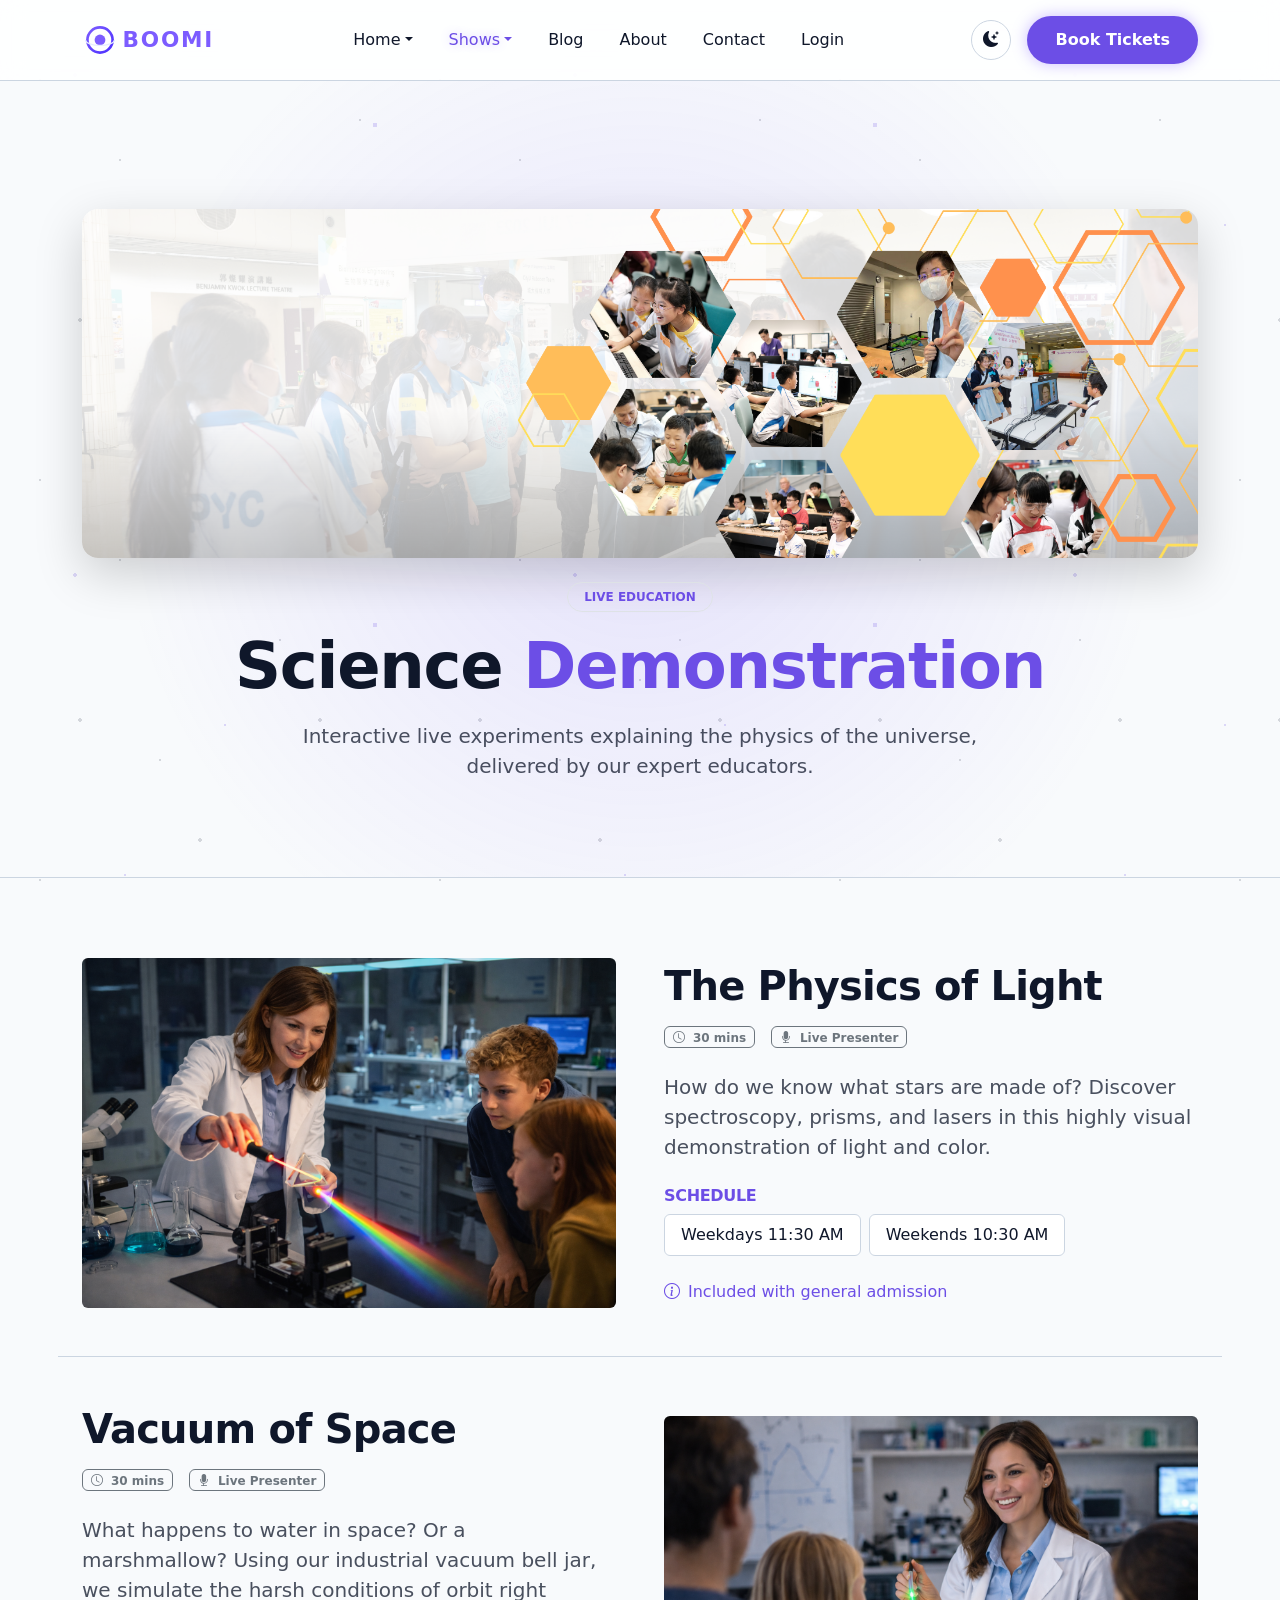
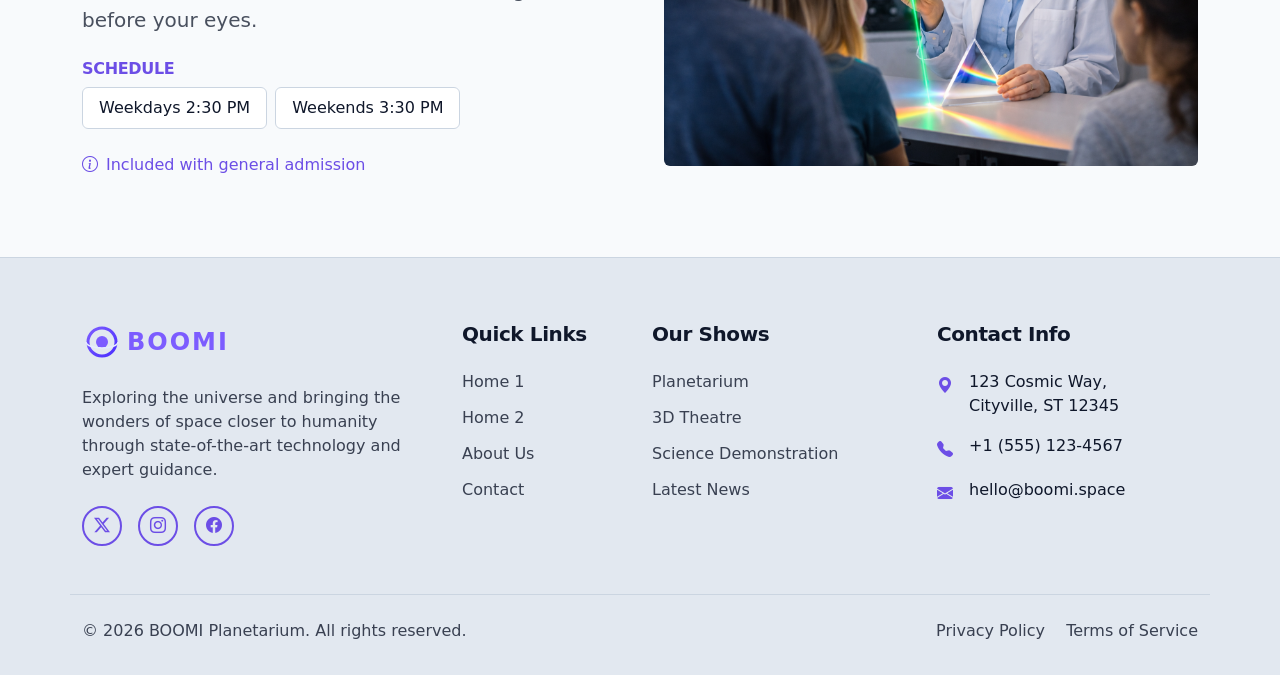
<file: lecture.html>
﻿<!DOCTYPE html>
<html lang="en" data-theme="dark">

<head>
    <meta charset="UTF-8">
    <meta name="viewport" content="width=device-width, initial-scale=1.0">
    <title>Science Demonstration - BOOMI Planetarium</title>
    <link href="https://cdn.jsdelivr.net/npm/bootstrap@5.3.2/dist/css/bootstrap.min.css" rel="stylesheet">
    <link href="https://cdn.jsdelivr.net/npm/bootstrap-icons@1.11.1/font/bootstrap-icons.css" rel="stylesheet">
    <link rel="stylesheet" href="assets/css/style.css">
    <link rel="icon" type="image/png" href="assets/images/favicon.png">
</head>

<body>
    <div class="star-bg">
        <div class="star-layer layer1"></div>
        <div class="star-layer layer2"></div>
    </div>

    <!-- Desktop Navbar (visible >= lg) -->
    <nav class="navbar d-none d-lg-flex sticky-top">
        <div class="container">
            <a class="navbar-brand" href="index.html"><img src="assets/images/logo.svg" alt="BOOMI Logo"></a>
            <ul class="navbar-nav flex-row gap-1 justify-content-center flex-grow-1 pe-3">
                <li class="nav-item dropdown">
                    <a class="nav-link dropdown-toggle" href="#" role="button" data-bs-toggle="dropdown" aria-expanded="false">Home</a>
                    <ul class="dropdown-menu">
                        <li><a class="dropdown-item" href="index.html">Home 1</a></li>
                        <li><a class="dropdown-item" href="home2.html">Home 2</a></li>
                    </ul>
                </li>
                <li class="nav-item dropdown">
                    <a class="nav-link dropdown-toggle active" href="#" role="button" data-bs-toggle="dropdown">Shows</a>
                    <ul class="dropdown-menu">
                        <li><a class="dropdown-item" href="planetarium.html">Planetarium</a></li>
                        <li><a class="dropdown-item" href="theatre.html">3D Theatre</a></li>
                        <li><a class="dropdown-item active text-accent" href="lecture.html">Science Demonstration Lecture</a></li>
                    </ul>
                </li>
                <li class="nav-item"><a class="nav-link" href="blog.html">Blog</a></li>
                <li class="nav-item"><a class="nav-link" href="about.html">About</a></li>
                <li class="nav-item"><a class="nav-link" href="contact.html">Contact</a></li>
                <li class="nav-item"><a class="nav-link" href="login.html">Login</a></li>
            </ul>
            <div class="d-flex align-items-center">
                <button id="themeToggle" class="theme-toggle"><i class="bi bi-sun-fill"></i></button>
                <a href="book-tickets.html" class="btn btn-accent ms-3">Book Tickets</a>
            </div>
        </div>
    </nav>

    <!-- Mobile Navbar (visible < lg) -->
    <nav class="navbar d-flex d-lg-none sticky-top">
        <div class="container">
            <a class="navbar-brand" href="index.html"><img src="assets/images/logo.svg" alt="BOOMI Logo"></a>
            <button class="navbar-toggler border-0" type="button" data-bs-toggle="offcanvas" data-bs-target="#mobileMenu" aria-controls="mobileMenu">
                <i class="bi bi-list fs-1 text-accent"></i>
            </button>
        </div>
    </nav>

    <!-- Mobile Offcanvas Menu (body-level) -->
    <div class="offcanvas offcanvas-start" tabindex="-1" id="mobileMenu" aria-labelledby="mobileMenuLabel">
        <div class="offcanvas-header border-bottom border-secondary pt-4 pb-3">
            <img src="assets/images/logo.svg" alt="BOOMI Logo" height="30">
            <button type="button" class="btn-close" data-bs-dismiss="offcanvas" aria-label="Close"></button>
        </div>
        <div class="offcanvas-body">
            <ul class="navbar-nav pe-3">
                <li class="nav-item dropdown">
                    <a class="nav-link dropdown-toggle" href="#" role="button" data-bs-toggle="dropdown" aria-expanded="false">Home</a>
                    <ul class="dropdown-menu">
                        <li><a class="dropdown-item" href="index.html">Home 1</a></li>
                        <li><a class="dropdown-item" href="home2.html">Home 2</a></li>
                    </ul>
                </li>
                <li class="nav-item dropdown">
                    <a class="nav-link dropdown-toggle active" href="#" role="button" data-bs-toggle="dropdown" aria-expanded="false">Shows</a>
                    <ul class="dropdown-menu">
                        <li><a class="dropdown-item" href="planetarium.html">Planetarium</a></li>
                        <li><a class="dropdown-item" href="theatre.html">3D Theatre</a></li>
                        <li><a class="dropdown-item active text-accent" href="lecture.html">Science Demonstration Lecture</a></li>
                    </ul>
                </li>
                <li class="nav-item"><a class="nav-link" href="blog.html">Blog</a></li>
                <li class="nav-item"><a class="nav-link" href="about.html">About</a></li>
                <li class="nav-item"><a class="nav-link" href="contact.html">Contact</a></li>
                <li class="nav-item"><a class="nav-link" href="login.html">Login</a></li>
            </ul>
            <div class="d-flex align-items-center mt-3">
                <button id="themeToggleMobile" class="theme-toggle" aria-label="Toggle theme"><i class="bi bi-sun-fill"></i></button>
                <a href="book-tickets.html" class="btn btn-accent ms-3">Book Tickets</a>
            </div>
        </div>
    </div>

    <main>
        <section class="hero-padding text-center border-bottom position-relative overflow-hidden"
            style="border-color: var(--border) !important;">
            <div class="w-100 h-100 position-absolute top-0 start-0"
                style="background: radial-gradient(circle at center, rgba(124, 92, 255, 0.15) 0%, transparent 70%); z-index: -1;">
            </div>
            <div class="container">
                <div class="mb-4">
                    <img src="assets/images/lecture-banner.jpg" alt="Lecture Banner"
                        class="img-fluid rounded-4 shadow-lg w-100" style="object-fit:cover; max-height: 400px;">
                </div>
                <span
                    class="badge bg-transparent border border-accent text-accent mb-3 rounded-pill px-3 py-2 text-uppercase letter-spacing-1">Live
                    Education</span>
                <h1 class="display-3 fw-bold mb-3">Science <span class="text-accent">Demonstration</span></h1>
                <p class="lead opacity-75 col-lg-8 mx-auto">Interactive live experiments explaining the physics of the
                    universe, delivered by our expert educators.</p>
            </div>
        </section>

        <!-- Description Layout -->
        <section class="section-padding">
            <div class="container">

                <!-- Lecture Item 1 -->
                <div class="row g-5 align-items-center mb-5 pb-5 border-bottom"
                    style="border-color: var(--border) !important;">
                    <div class="col-lg-6">
                        <img src="assets/images/physics-light.jpg" class="img-fluid rounded w-100"
                            style="height:350px; object-fit:cover;" alt="Physics of Light">
                    </div>
                    <div class="col-lg-6">
                        <h2 class="h1 fw-bold mb-3">The Physics of Light</h2>
                        <div class="d-flex gap-3 mb-4">
                            <span class="badge bg-transparent border border-secondary text-secondary"><i
                                    class="bi bi-clock me-1"></i> 30 mins</span>
                            <span class="badge bg-transparent border border-secondary text-secondary"><i
                                    class="bi bi-mic-fill me-1"></i> Live Presenter</span>
                        </div>
                        <p class="lead opacity-75 mb-4">How do we know what stars are made of? Discover spectroscopy,
                            prisms, and lasers in this highly visual demonstration of light and color.</p>
                        <div class="mb-4">
                            <h5 class="fw-bold fs-6 text-uppercase letter-spacing-1 text-accent mb-2">Schedule</h5>
                            <div class="d-flex gap-2 flex-wrap">
                                <span class="px-3 py-2 rounded"
                                    style="background-color: var(--card); border: 1px solid var(--border);">Weekdays
                                    11:30 AM</span>
                                <span class="px-3 py-2 rounded"
                                    style="background-color: var(--card); border: 1px solid var(--border);">Weekends
                                    10:30 AM</span>
                            </div>
                        </div>
                        <p class="text-accent mb-0"><i class="bi bi-info-circle me-2"></i>Included with general
                            admission</p>
                    </div>
                </div>

                <!-- Lecture Item 2 -->
                <div class="row g-5 align-items-center">
                    <div class="col-lg-6 order-2 order-lg-1">
                        <h2 class="h1 fw-bold mb-3">Vacuum of Space</h2>
                        <div class="d-flex gap-3 mb-4">
                            <span class="badge bg-transparent border border-secondary text-secondary"><i
                                    class="bi bi-clock me-1"></i> 30 mins</span>
                            <span class="badge bg-transparent border border-secondary text-secondary"><i
                                    class="bi bi-mic-fill me-1"></i> Live Presenter</span>
                        </div>
                        <p class="lead opacity-75 mb-4">What happens to water in space? Or a marshmallow? Using our
                            industrial vacuum bell jar, we simulate the harsh conditions of orbit right before your
                            eyes.</p>
                        <div class="mb-4">
                            <h5 class="fw-bold fs-6 text-uppercase letter-spacing-1 text-accent mb-2">Schedule</h5>
                            <div class="d-flex gap-2 flex-wrap">
                                <span class="px-3 py-2 rounded"
                                    style="background-color: var(--card); border: 1px solid var(--border);">Weekdays
                                    2:30 PM</span>
                                <span class="px-3 py-2 rounded"
                                    style="background-color: var(--card); border: 1px solid var(--border);">Weekends
                                    3:30 PM</span>
                            </div>
                        </div>
                        <p class="text-accent mb-0"><i class="bi bi-info-circle me-2"></i>Included with general
                            admission</p>
                    </div>
                    <div class="col-lg-6 order-1 order-lg-2">
                        <img src="assets/images/vacuum-space.jpg" class="img-fluid rounded w-100"
                            style="height:350px; object-fit:cover;" alt="Vacuum of Space Demonstration">
                    </div>
                </div>

            </div>
        </section>
    </main>

    <!-- Global Footer -->
    <footer class="footer">
      <div class="container">
        <div class="row g-4 mb-5">
          <div class="col-lg-4">
            <img src="assets/images/logo.svg" alt="BOOMI Logo" height="40" class="mb-4">
            <p class="footer-text pe-lg-4">Exploring the universe and bringing the wonders of space closer to humanity
              through state-of-the-art technology and expert guidance.</p>
            <div class="d-flex gap-3 mt-4">
              <a href="#"
                class="btn btn-outline-accent rounded-circle p-2 d-flex align-items-center justify-content-center"
                style="width: 40px; height: 40px;"><i class="bi bi-twitter-x"></i></a>
              <a href="#"
                class="btn btn-outline-accent rounded-circle p-2 d-flex align-items-center justify-content-center"
                style="width: 40px; height: 40px;"><i class="bi bi-instagram"></i></a>
              <a href="#"
                class="btn btn-outline-accent rounded-circle p-2 d-flex align-items-center justify-content-center"
                style="width: 40px; height: 40px;"><i class="bi bi-facebook"></i></a>
            </div>
          </div>
          <div class="col-lg-2 col-md-4">
            <h5 class="mb-4 fw-bold">Quick Links</h5>
            <ul class="footer-links">
              <li><a href="index.html">Home 1</a></li>
              <li><a href="home2.html">Home 2</a></li>
              <li><a href="about.html">About Us</a></li>
              <li><a href="contact.html">Contact</a></li>
            </ul>
          </div>
          <div class="col-lg-3 col-md-4">
            <h5 class="mb-4 fw-bold">Our Shows</h5>
            <ul class="footer-links">
              <li><a href="planetarium.html">Planetarium</a></li>
              <li><a href="theatre.html">3D Theatre</a></li>
              <li><a href="lecture.html">Science Demonstration</a></li>
              <li><a href="blog.html">Latest News</a></li>
            </ul>
          </div>
          <div class="col-lg-3 col-md-4">
            <h5 class="mb-4 fw-bold">Contact Info</h5>
            <ul class="footer-links">
              <li class="d-flex mb-3">
                <i class="bi bi-geo-alt-fill text-accent me-3 mt-1"></i>
                <span>123 Cosmic Way,<br>Cityville, ST 12345</span>
              </li>
              <li class="d-flex mb-3">
                <i class="bi bi-telephone-fill text-accent me-3 mt-1"></i>
                <span>+1 (555) 123-4567</span>
              </li>
              <li class="d-flex mb-3">
                <i class="bi bi-envelope-fill text-accent me-3 mt-1"></i>
                <span>hello@boomi.space</span>
              </li>
            </ul>
          </div>
        </div>
        <div class="row pt-4 border-top" style="border-color: var(--border) !important;">
          <div class="col-md-6 text-center text-md-start mb-3 mb-md-0">
            <p class="footer-text mb-0">&copy; 2026 BOOMI Planetarium. All rights reserved.</p>
          </div>
          <div class="col-md-6 text-center text-md-end">
            <a href="#" class="footer-text text-decoration-none me-3">Privacy Policy</a>
            <a href="#" class="footer-text text-decoration-none">Terms of Service</a>
          </div>
        </div>
      </div>
    </footer>

    <button class="back-to-top" id="backToTop" aria-label="Back to top"><i class="bi bi-arrow-up"></i></button>

    <script src="https://cdn.jsdelivr.net/npm/bootstrap@5.3.2/dist/js/bootstrap.bundle.min.js"></script>
    <script src="assets/js/main.js"></script>
</body>

</html>
</file>
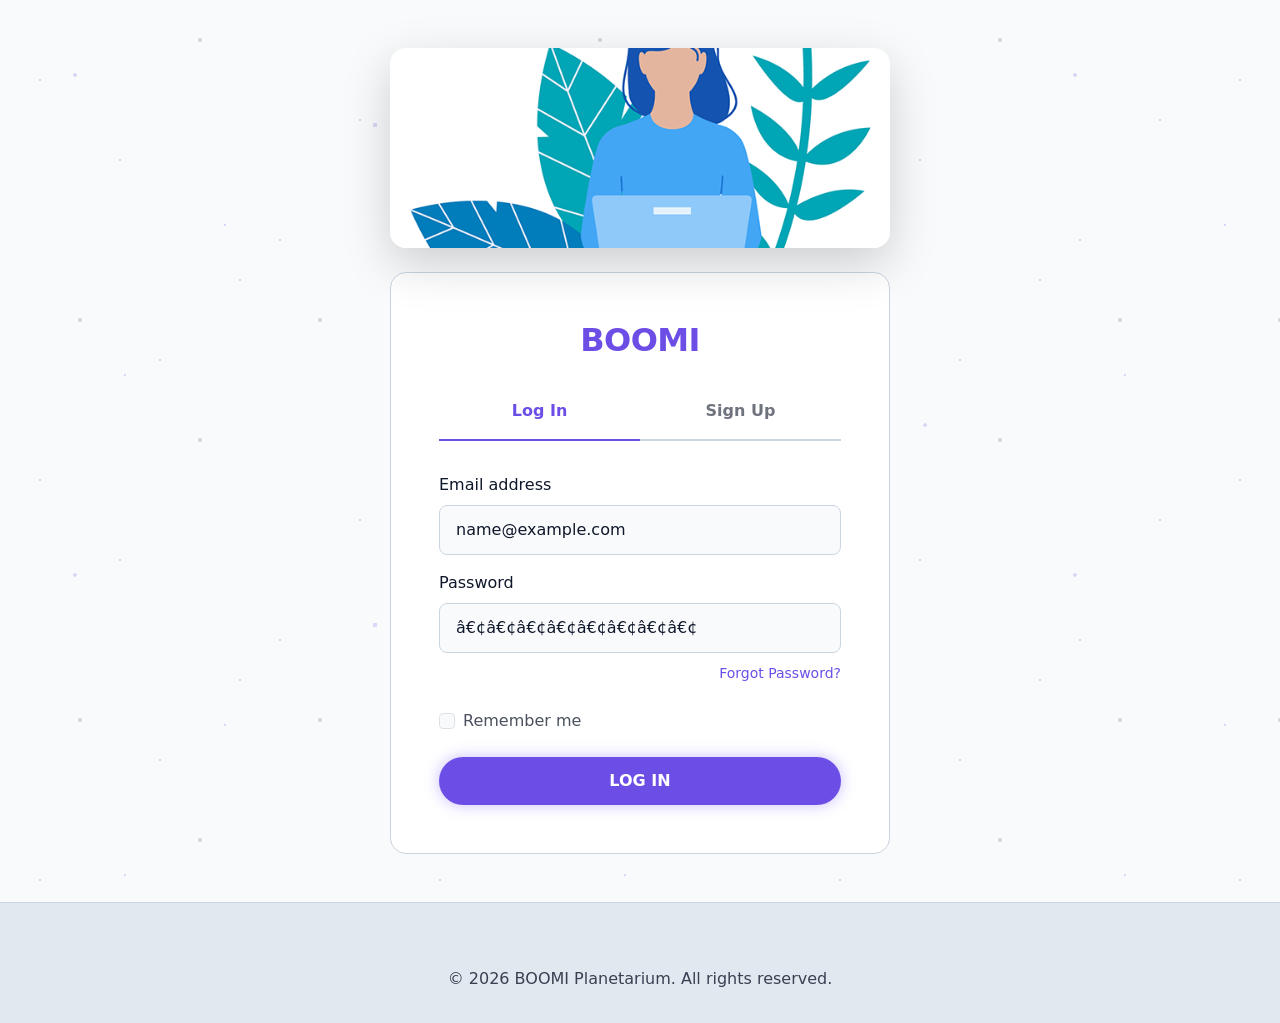
<file: login.html>
﻿<!DOCTYPE html>
<html lang="en" data-theme="dark">

<head>
    <meta charset="UTF-8">
    <meta name="viewport" content="width=device-width, initial-scale=1.0">
    <title>BOOMI Planetarium - Login/Signup</title>
    <link href="https://cdn.jsdelivr.net/npm/bootstrap@5.3.2/dist/css/bootstrap.min.css" rel="stylesheet">
    <link href="https://cdn.jsdelivr.net/npm/bootstrap-icons@1.11.1/font/bootstrap-icons.css" rel="stylesheet">
    <link rel="stylesheet" href="assets/css/style.css">
    <link rel="icon" type="image/png" href="assets/images/favicon.png">
</head>

<body>
    <div class="star-bg">
        <div class="star-layer layer1"></div>
        <div class="star-layer layer2"></div>
    </div>


    <main class="d-flex align-items-center py-5" style="min-height: 80vh;">
        <div class="container">
            <div class="auth-container">
                <div class="text-center mb-4">
                    <img src="assets/images/login-illustration.jpg" alt="Login Illustration"
                        class="img-fluid rounded-4 shadow-lg w-100" style="object-fit:cover; max-height: 200px;">
                </div>
                <div class="card-premium p-4 p-md-5">
                    <h2 class="text-center fw-bold mb-4">
                        <a href="index.html" class="text-decoration-none text-accent">BOOMI</a>
                    </h2>

                    <div class="auth-tabs">
                        <div class="auth-tab active" data-target="loginForm">Log In</div>
                        <div class="auth-tab" data-target="signupForm">Sign Up</div>
                    </div>

                    <!-- Login Form -->
                    <form id="loginForm" class="auth-form active" action="#" method="POST"
                        onsubmit="event.preventDefault(); window.location.href='index.html';">
                        <div class="mb-3">
                            <label for="loginEmail" class="form-label">Email address</label>
                            <input type="email" class="form-control" id="loginEmail" placeholder="name@example.com"
                                required>
                        </div>
                        <div class="mb-4">
                            <label for="loginPassword" class="form-label">Password</label>
                            <input type="password" class="form-control mb-2" id="loginPassword"
                                placeholder="â€¢â€¢â€¢â€¢â€¢â€¢â€¢â€¢" required>
                            <div class="text-end">
                                <a href="#" class="text-accent small text-decoration-none">Forgot Password?</a>
                            </div>
                        </div>
                        <div class="form-check mb-4">
                            <input class="form-check-input" type="checkbox" value="" id="rememberMe">
                            <label class="form-check-label opacity-75" for="rememberMe">Remember me</label>
                        </div>
                        <button type="submit" class="btn btn-accent w-100 text-uppercase letter-spacing-1">Log
                            In</button>
                    </form>

                    <!-- Signup Form -->
                    <form id="signupForm" class="auth-form" action="#" method="POST"
                        onsubmit="event.preventDefault(); window.location.href='index.html';">
                        <div class="row g-3 mb-3">
                            <div class="col-sm-6">
                                <label for="signupFirstName" class="form-label">First Name</label>
                                <input type="text" class="form-control" id="signupFirstName" placeholder="Jane"
                                    required>
                            </div>
                            <div class="col-sm-6">
                                <label for="signupLastName" class="form-label">Last Name</label>
                                <input type="text" class="form-control" id="signupLastName" placeholder="Doe" required>
                            </div>
                        </div>
                        <div class="mb-3">
                            <label for="signupEmail" class="form-label">Email address</label>
                            <input type="email" class="form-control" id="signupEmail" placeholder="name@example.com"
                                required>
                        </div>
                        <div class="mb-4">
                            <label for="signupPassword" class="form-label">Password</label>
                            <input type="password" class="form-control" id="signupPassword"
                                placeholder="Create a secure password" required>
                        </div>
                        <div class="form-check mb-4">
                            <input class="form-check-input" type="checkbox" value="" id="terms" required>
                            <label class="form-check-label opacity-75 small" for="terms">I agree to the <a href="#"
                                    class="text-accent">Terms of Service</a> and <a href="#" class="text-accent">Privacy
                                    Policy</a>.</label>
                        </div>
                        <button type="submit"
                            class="btn btn-outline-accent w-100 text-uppercase letter-spacing-1">Create Account</button>
                    </form>
                </div>
            </div>
        </div>
    </main>

    <footer class="footer">
        <div class="container text-center">
            <p class="footer-text mb-0">&copy; 2026 BOOMI Planetarium. All rights reserved.</p>
        </div>
    </footer>

    <script src="https://cdn.jsdelivr.net/npm/bootstrap@5.3.2/dist/js/bootstrap.bundle.min.js"></script>
    <script src="assets/js/main.js"></script>
</body>

</html>
</file>
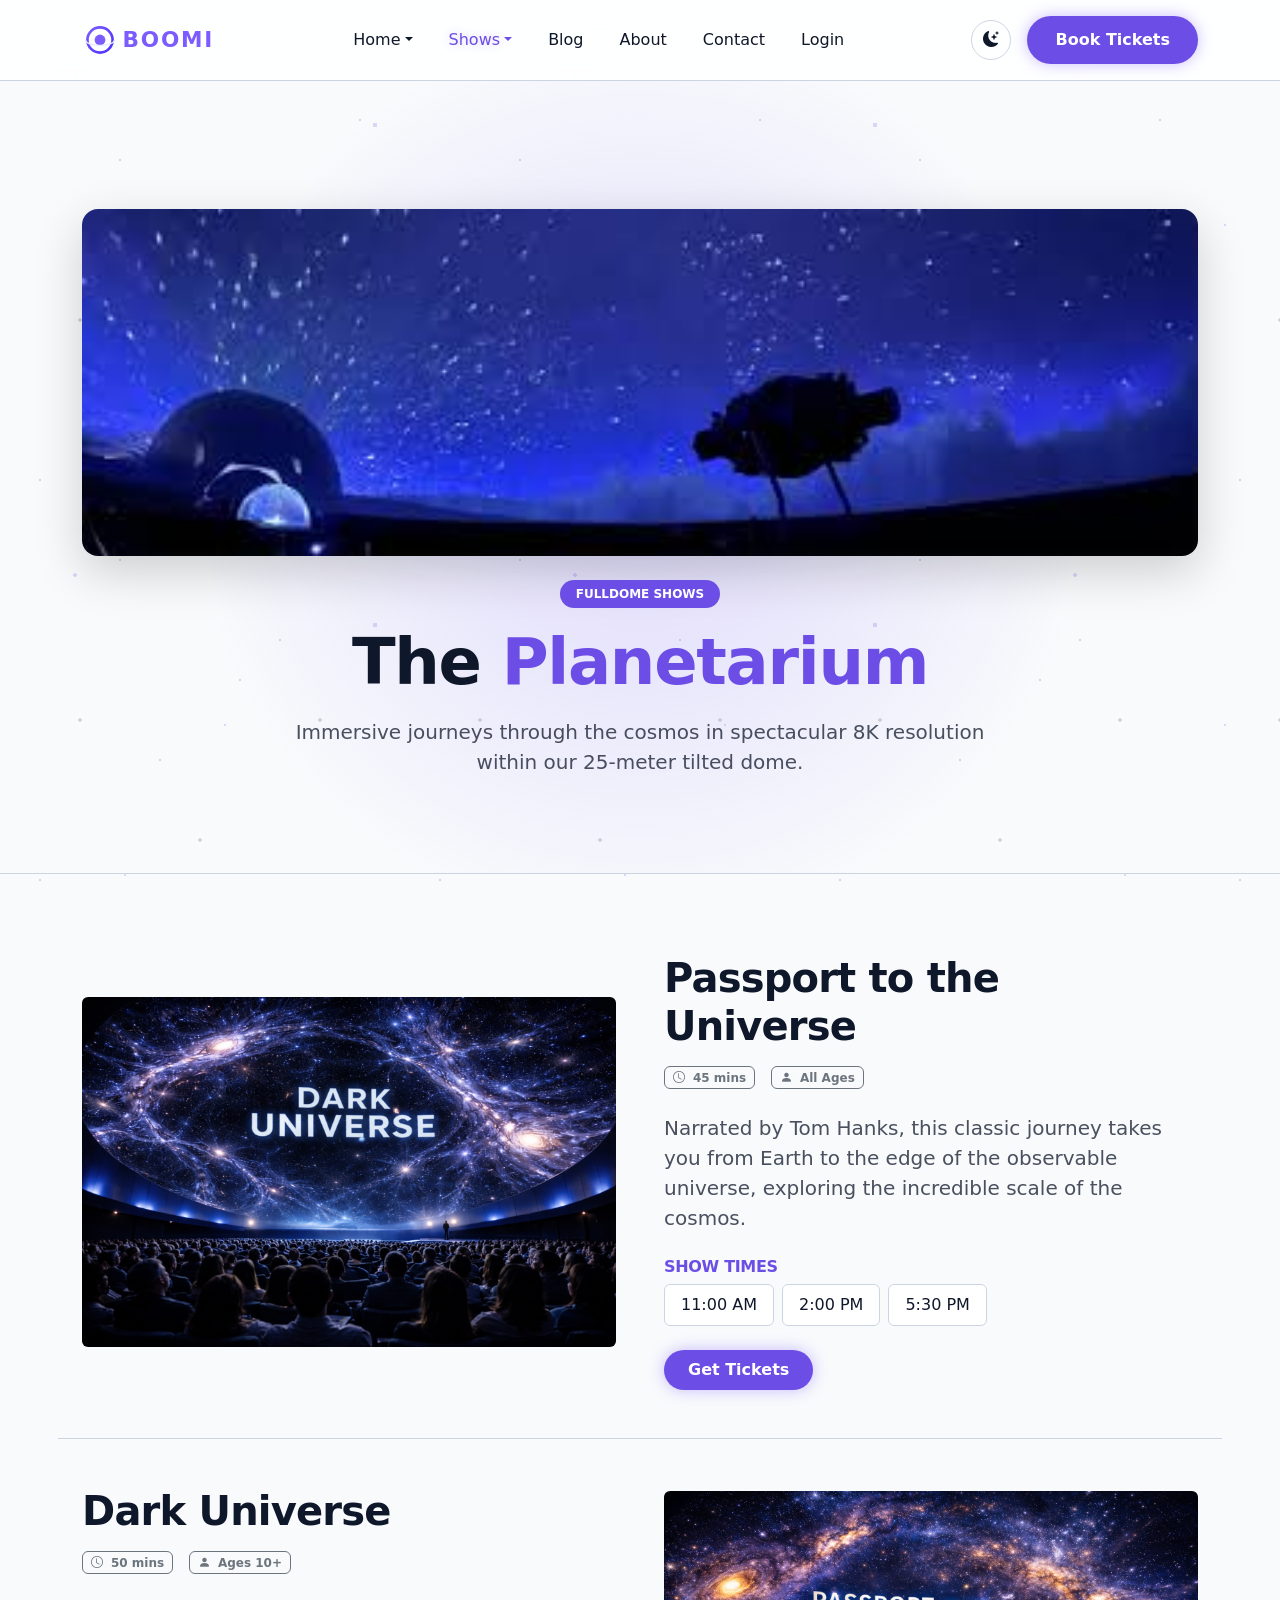
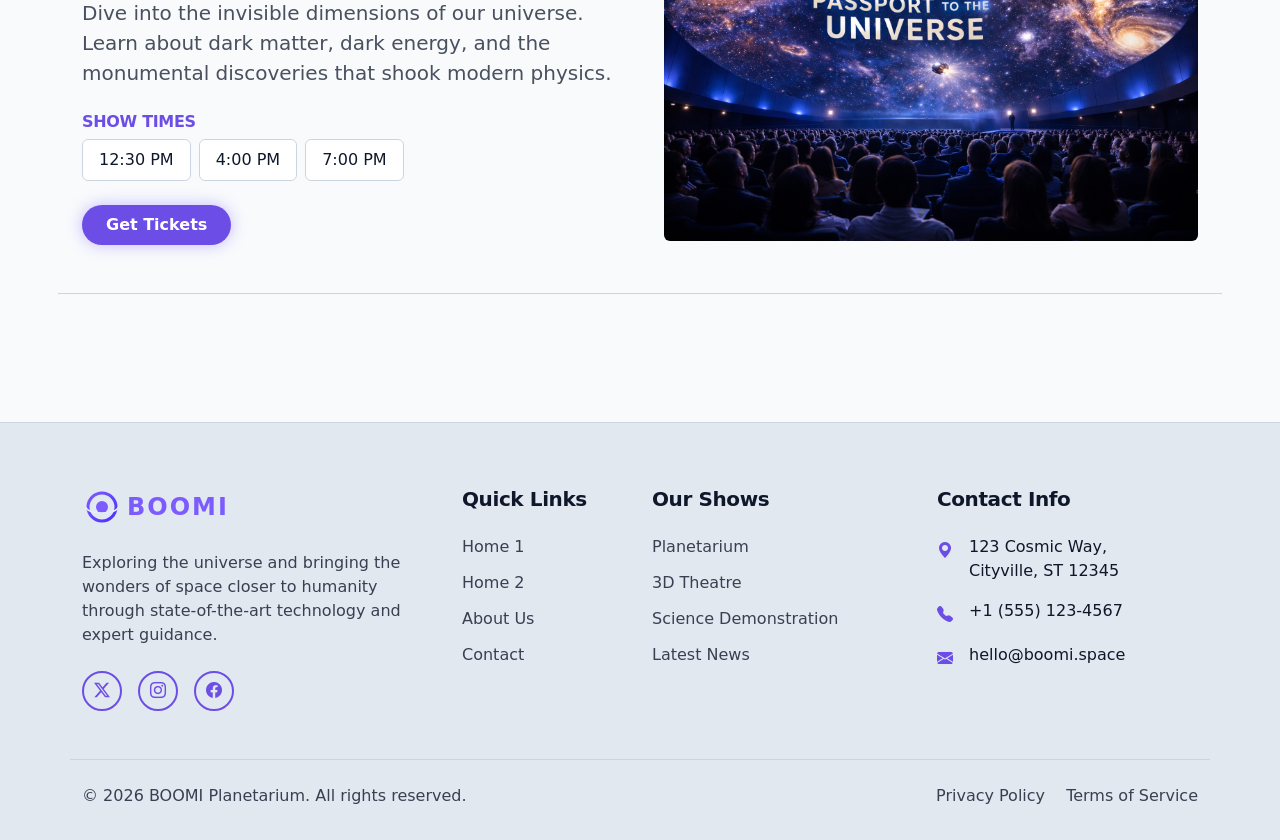
<file: planetarium.html>
﻿<!DOCTYPE html>
<html lang="en" data-theme="dark">

<head>
    <meta charset="UTF-8">
    <meta name="viewport" content="width=device-width, initial-scale=1.0">
    <title>Planetarium Shows - BOOMI</title>
    <link href="https://cdn.jsdelivr.net/npm/bootstrap@5.3.2/dist/css/bootstrap.min.css" rel="stylesheet">
    <link href="https://cdn.jsdelivr.net/npm/bootstrap-icons@1.11.1/font/bootstrap-icons.css" rel="stylesheet">
    <link rel="stylesheet" href="assets/css/style.css">
    <link rel="icon" type="image/png" href="assets/images/favicon.png">
</head>

<body>
    <div class="star-bg">
        <div class="star-layer layer1"></div>
        <div class="star-layer layer2"></div>
    </div>

    <!-- Desktop Navbar (visible >= lg) -->
    <nav class="navbar d-none d-lg-flex sticky-top">
        <div class="container">
            <a class="navbar-brand" href="index.html"><img src="assets/images/logo.svg" alt="BOOMI Logo"></a>
            <ul class="navbar-nav flex-row gap-1 justify-content-center flex-grow-1 pe-3">
                <li class="nav-item dropdown">
                    <a class="nav-link dropdown-toggle" href="#" role="button" data-bs-toggle="dropdown" aria-expanded="false">Home</a>
                    <ul class="dropdown-menu">
                        <li><a class="dropdown-item" href="index.html">Home 1</a></li>
                        <li><a class="dropdown-item" href="home2.html">Home 2</a></li>
                    </ul>
                </li>
                <li class="nav-item dropdown">
                    <a class="nav-link dropdown-toggle active" href="#" role="button" data-bs-toggle="dropdown">Shows</a>
                    <ul class="dropdown-menu">
                        <li><a class="dropdown-item active text-accent" href="planetarium.html">Planetarium</a></li>
                        <li><a class="dropdown-item" href="theatre.html">3D Theatre</a></li>
                        <li><a class="dropdown-item" href="lecture.html">Science Demonstration Lecture</a></li>
                    </ul>
                </li>
                <li class="nav-item"><a class="nav-link" href="blog.html">Blog</a></li>
                <li class="nav-item"><a class="nav-link" href="about.html">About</a></li>
                <li class="nav-item"><a class="nav-link" href="contact.html">Contact</a></li>
                <li class="nav-item"><a class="nav-link" href="login.html">Login</a></li>
            </ul>
            <div class="d-flex align-items-center">
                <button id="themeToggle" class="theme-toggle"><i class="bi bi-sun-fill"></i></button>
                <a href="book-tickets.html" class="btn btn-accent ms-3">Book Tickets</a>
            </div>
        </div>
    </nav>

    <!-- Mobile Navbar (visible < lg) -->
    <nav class="navbar d-flex d-lg-none sticky-top">
        <div class="container">
            <a class="navbar-brand" href="index.html"><img src="assets/images/logo.svg" alt="BOOMI Logo"></a>
            <button class="navbar-toggler border-0" type="button" data-bs-toggle="offcanvas" data-bs-target="#mobileMenu" aria-controls="mobileMenu">
                <i class="bi bi-list fs-1 text-accent"></i>
            </button>
        </div>
    </nav>

    <!-- Mobile Offcanvas Menu (body-level) -->
    <div class="offcanvas offcanvas-start" tabindex="-1" id="mobileMenu" aria-labelledby="mobileMenuLabel">
        <div class="offcanvas-header border-bottom border-secondary pt-4 pb-3">
            <img src="assets/images/logo.svg" alt="BOOMI Logo" height="30">
            <button type="button" class="btn-close" data-bs-dismiss="offcanvas" aria-label="Close"></button>
        </div>
        <div class="offcanvas-body">
            <ul class="navbar-nav pe-3">
                <li class="nav-item dropdown">
                    <a class="nav-link dropdown-toggle" href="#" role="button" data-bs-toggle="dropdown" aria-expanded="false">Home</a>
                    <ul class="dropdown-menu">
                        <li><a class="dropdown-item" href="index.html">Home 1</a></li>
                        <li><a class="dropdown-item" href="home2.html">Home 2</a></li>
                    </ul>
                </li>
                <li class="nav-item dropdown">
                    <a class="nav-link dropdown-toggle active" href="#" role="button" data-bs-toggle="dropdown" aria-expanded="false">Shows</a>
                    <ul class="dropdown-menu">
                        <li><a class="dropdown-item active text-accent" href="planetarium.html">Planetarium</a></li>
                        <li><a class="dropdown-item" href="theatre.html">3D Theatre</a></li>
                        <li><a class="dropdown-item" href="lecture.html">Science Demonstration Lecture</a></li>
                    </ul>
                </li>
                <li class="nav-item"><a class="nav-link" href="blog.html">Blog</a></li>
                <li class="nav-item"><a class="nav-link" href="about.html">About</a></li>
                <li class="nav-item"><a class="nav-link" href="contact.html">Contact</a></li>
                <li class="nav-item"><a class="nav-link" href="login.html">Login</a></li>
            </ul>
            <div class="d-flex align-items-center mt-3">
                <button id="themeToggleMobile" class="theme-toggle" aria-label="Toggle theme"><i class="bi bi-sun-fill"></i></button>
                <a href="book-tickets.html" class="btn btn-accent ms-3">Book Tickets</a>
            </div>
        </div>
    </div>

    <main>
        <section class="hero-padding text-center border-bottom position-relative overflow-hidden"
            style="border-color: var(--border) !important;">
            <div class="w-100 h-100 position-absolute top-0 start-0"
                style="background: radial-gradient(circle at center, rgba(124, 92, 255, 0.2) 0%, transparent 60%); z-index: -1;">
            </div>
            <div class="container">
                <div class="mb-4">
                    <img src="assets/images/planetarium-banner.jpg" alt="Planetarium Banner"
                        class="img-fluid rounded-4 shadow-lg w-100" style="object-fit:cover; max-height: 400px;">
                </div>
                <span class="badge bg-accent mb-3 rounded-pill px-3 py-2 text-uppercase letter-spacing-1">Fulldome
                    Shows</span>
                <h1 class="display-3 fw-bold mb-3">The <span class="text-accent">Planetarium</span></h1>
                <p class="lead opacity-75 col-lg-8 mx-auto">Immersive journeys through the cosmos in spectacular 8K
                    resolution within our 25-meter tilted dome.</p>
            </div>
        </section>

        <!-- Description Layout -->
        <section class="section-padding">
            <div class="container">

                <!-- Show Item 1 -->
                <div class="row g-5 align-items-center mb-5 pb-5 border-bottom"
                    style="border-color: var(--border) !important;">
                    <div class="col-lg-6">
                        <img src="assets/images/passport-universe.jpg" class="img-fluid rounded w-100"
                            style="height:350px; object-fit:cover;" alt="Passport to the Universe">
                    </div>
                    <div class="col-lg-6">
                        <h2 class="h1 fw-bold mb-3">Passport to the Universe</h2>
                        <div class="d-flex gap-3 mb-4">
                            <span class="badge bg-transparent border border-secondary text-secondary"><i
                                    class="bi bi-clock me-1"></i> 45 mins</span>
                            <span class="badge bg-transparent border border-secondary text-secondary"><i
                                    class="bi bi-person-fill me-1"></i> All Ages</span>
                        </div>
                        <p class="lead opacity-75 mb-4">Narrated by Tom Hanks, this classic journey takes you from Earth
                            to the edge of the observable universe, exploring the incredible scale of the cosmos.</p>
                        <div class="mb-4">
                            <h5 class="fw-bold fs-6 text-uppercase letter-spacing-1 text-accent mb-2">Show Times</h5>
                            <div class="d-flex gap-2 flex-wrap">
                                <span class="px-3 py-2 rounded"
                                    style="background-color: var(--card); border: 1px solid var(--border);">11:00
                                    AM</span>
                                <span class="px-3 py-2 rounded"
                                    style="background-color: var(--card); border: 1px solid var(--border);">2:00
                                    PM</span>
                                <span class="px-3 py-2 rounded"
                                    style="background-color: var(--card); border: 1px solid var(--border);">5:30
                                    PM</span>
                            </div>
                        </div>
                        <a href="book-tickets.html" class="btn btn-accent px-4 py-2">Get Tickets</a>
                    </div>
                </div>

                <!-- Show Item 2 -->
                <div class="row g-5 align-items-center mb-5 pb-5 border-bottom"
                    style="border-color: var(--border) !important;">
                    <div class="col-lg-6 order-2 order-lg-1">
                        <h2 class="h1 fw-bold mb-3">Dark Universe</h2>
                        <div class="d-flex gap-3 mb-4">
                            <span class="badge bg-transparent border border-secondary text-secondary"><i
                                    class="bi bi-clock me-1"></i> 50 mins</span>
                            <span class="badge bg-transparent border border-secondary text-secondary"><i
                                    class="bi bi-person-fill me-1"></i> Ages 10+</span>
                        </div>
                        <p class="lead opacity-75 mb-4">Dive into the invisible dimensions of our universe. Learn about
                            dark matter, dark energy, and the monumental discoveries that shook modern physics.</p>
                        <div class="mb-4">
                            <h5 class="fw-bold fs-6 text-uppercase letter-spacing-1 text-accent mb-2">Show Times</h5>
                            <div class="d-flex gap-2 flex-wrap">
                                <span class="px-3 py-2 rounded"
                                    style="background-color: var(--card); border: 1px solid var(--border);">12:30
                                    PM</span>
                                <span class="px-3 py-2 rounded"
                                    style="background-color: var(--card); border: 1px solid var(--border);">4:00
                                    PM</span>
                                <span class="px-3 py-2 rounded"
                                    style="background-color: var(--card); border: 1px solid var(--border);">7:00
                                    PM</span>
                            </div>
                        </div>
                        <a href="book-tickets.html" class="btn btn-accent px-4 py-2">Get Tickets</a>
                    </div>
                    <div class="col-lg-6 order-1 order-lg-2">
                        <img src="assets/images/dark-universe.jpg" class="img-fluid rounded w-100"
                            style="height:350px; object-fit:cover;" alt="Dark Universe Show">
                    </div>
                </div>

            </div>
        </section>
    </main>

    <!-- Global Footer -->
    <footer class="footer">
      <div class="container">
        <div class="row g-4 mb-5">
          <div class="col-lg-4">
            <img src="assets/images/logo.svg" alt="BOOMI Logo" height="40" class="mb-4">
            <p class="footer-text pe-lg-4">Exploring the universe and bringing the wonders of space closer to humanity
              through state-of-the-art technology and expert guidance.</p>
            <div class="d-flex gap-3 mt-4">
              <a href="#"
                class="btn btn-outline-accent rounded-circle p-2 d-flex align-items-center justify-content-center"
                style="width: 40px; height: 40px;"><i class="bi bi-twitter-x"></i></a>
              <a href="#"
                class="btn btn-outline-accent rounded-circle p-2 d-flex align-items-center justify-content-center"
                style="width: 40px; height: 40px;"><i class="bi bi-instagram"></i></a>
              <a href="#"
                class="btn btn-outline-accent rounded-circle p-2 d-flex align-items-center justify-content-center"
                style="width: 40px; height: 40px;"><i class="bi bi-facebook"></i></a>
            </div>
          </div>
          <div class="col-lg-2 col-md-4">
            <h5 class="mb-4 fw-bold">Quick Links</h5>
            <ul class="footer-links">
              <li><a href="index.html">Home 1</a></li>
              <li><a href="home2.html">Home 2</a></li>
              <li><a href="about.html">About Us</a></li>
              <li><a href="contact.html">Contact</a></li>
            </ul>
          </div>
          <div class="col-lg-3 col-md-4">
            <h5 class="mb-4 fw-bold">Our Shows</h5>
            <ul class="footer-links">
              <li><a href="planetarium.html">Planetarium</a></li>
              <li><a href="theatre.html">3D Theatre</a></li>
              <li><a href="lecture.html">Science Demonstration</a></li>
              <li><a href="blog.html">Latest News</a></li>
            </ul>
          </div>
          <div class="col-lg-3 col-md-4">
            <h5 class="mb-4 fw-bold">Contact Info</h5>
            <ul class="footer-links">
              <li class="d-flex mb-3">
                <i class="bi bi-geo-alt-fill text-accent me-3 mt-1"></i>
                <span>123 Cosmic Way,<br>Cityville, ST 12345</span>
              </li>
              <li class="d-flex mb-3">
                <i class="bi bi-telephone-fill text-accent me-3 mt-1"></i>
                <span>+1 (555) 123-4567</span>
              </li>
              <li class="d-flex mb-3">
                <i class="bi bi-envelope-fill text-accent me-3 mt-1"></i>
                <span>hello@boomi.space</span>
              </li>
            </ul>
          </div>
        </div>
        <div class="row pt-4 border-top" style="border-color: var(--border) !important;">
          <div class="col-md-6 text-center text-md-start mb-3 mb-md-0">
            <p class="footer-text mb-0">&copy; 2026 BOOMI Planetarium. All rights reserved.</p>
          </div>
          <div class="col-md-6 text-center text-md-end">
            <a href="#" class="footer-text text-decoration-none me-3">Privacy Policy</a>
            <a href="#" class="footer-text text-decoration-none">Terms of Service</a>
          </div>
        </div>
      </div>
    </footer>

    <button class="back-to-top" id="backToTop" aria-label="Back to top"><i class="bi bi-arrow-up"></i></button>

    <script src="https://cdn.jsdelivr.net/npm/bootstrap@5.3.2/dist/js/bootstrap.bundle.min.js"></script>
    <script src="assets/js/main.js"></script>
</body>

</html>
</file>
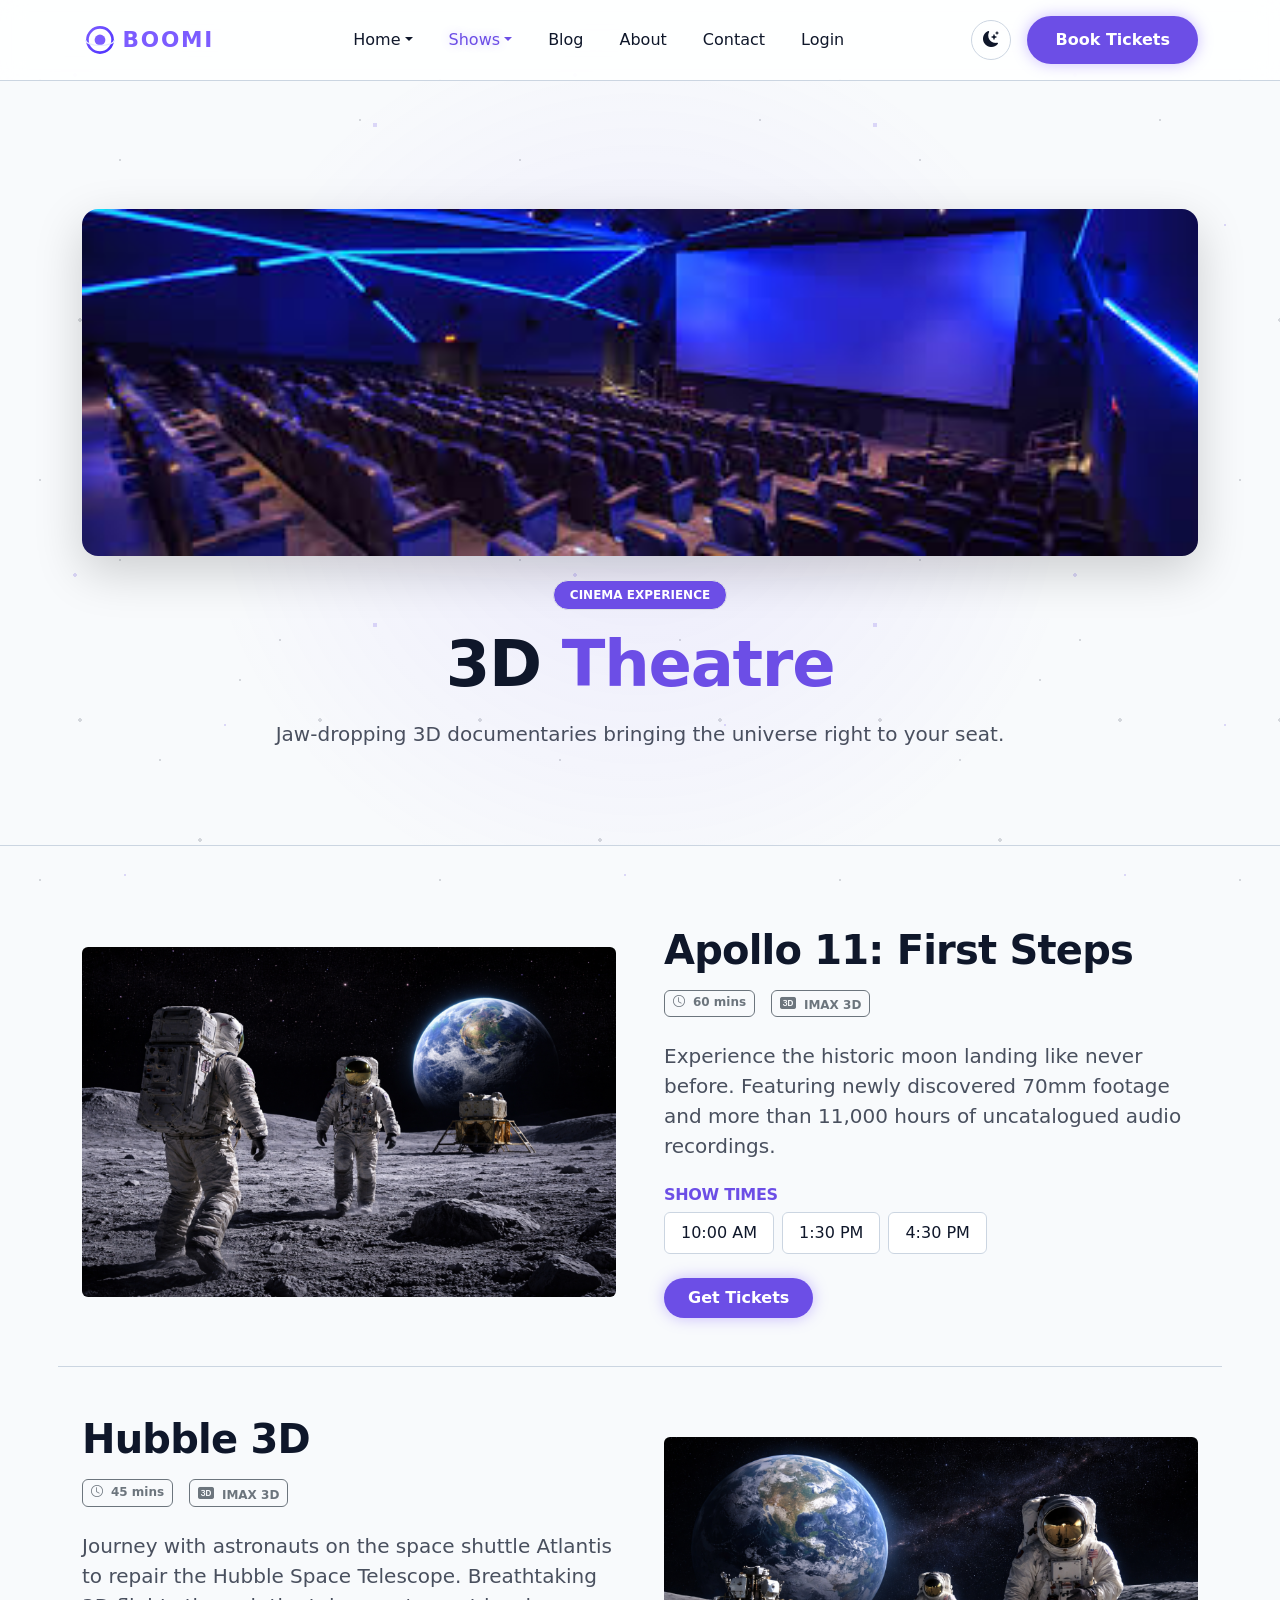
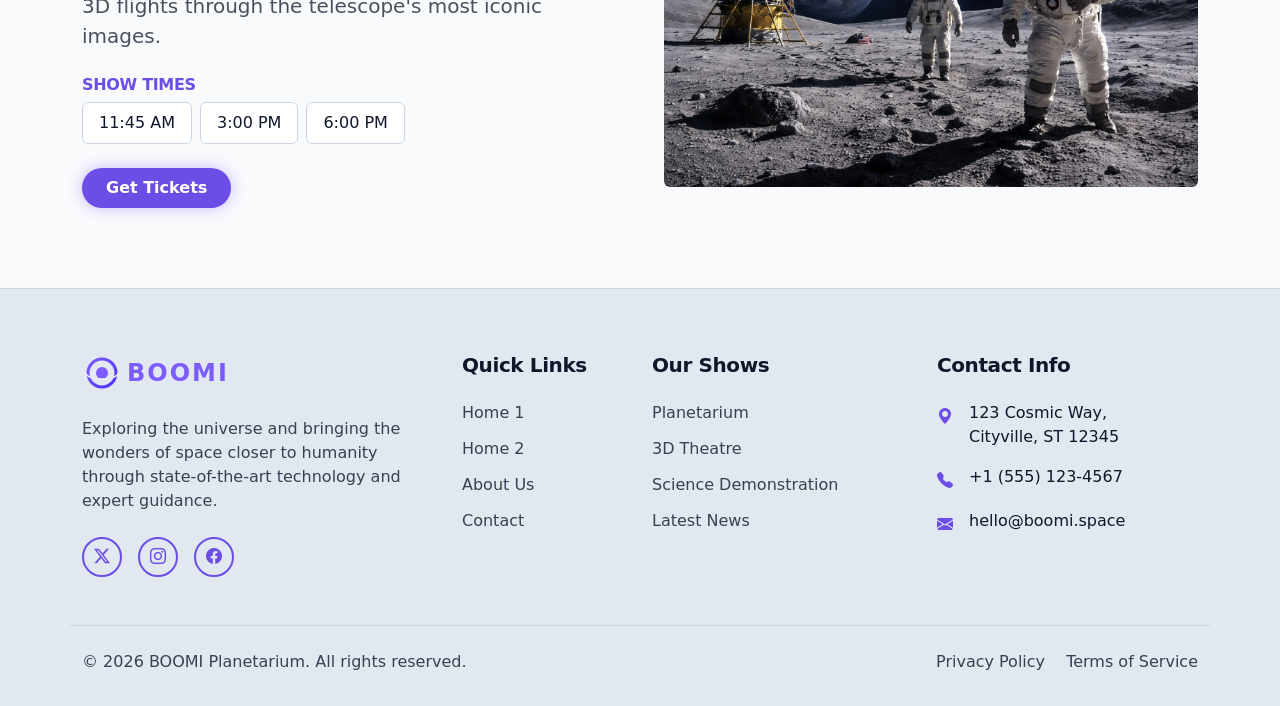
<file: theatre.html>
﻿<!DOCTYPE html>
<html lang="en" data-theme="dark">

<head>
    <meta charset="UTF-8">
    <meta name="viewport" content="width=device-width, initial-scale=1.0">
    <title>3D Theatre - BOOMI Planetarium</title>
    <link href="https://cdn.jsdelivr.net/npm/bootstrap@5.3.2/dist/css/bootstrap.min.css" rel="stylesheet">
    <link href="https://cdn.jsdelivr.net/npm/bootstrap-icons@1.11.1/font/bootstrap-icons.css" rel="stylesheet">
    <link rel="stylesheet" href="assets/css/style.css">
    <link rel="icon" type="image/png" href="assets/images/favicon.png">
</head>

<body>
    <div class="star-bg">
        <div class="star-layer layer1"></div>
        <div class="star-layer layer2"></div>
    </div>

    <!-- Desktop Navbar (visible >= lg) -->
    <nav class="navbar d-none d-lg-flex sticky-top">
        <div class="container">
            <a class="navbar-brand" href="index.html"><img src="assets/images/logo.svg" alt="BOOMI Logo"></a>
            <ul class="navbar-nav flex-row gap-1 justify-content-center flex-grow-1 pe-3">
                <li class="nav-item dropdown">
                    <a class="nav-link dropdown-toggle" href="#" role="button" data-bs-toggle="dropdown"
                        aria-expanded="false">Home</a>
                    <ul class="dropdown-menu">
                        <li><a class="dropdown-item" href="index.html">Home 1</a></li>
                        <li><a class="dropdown-item" href="home2.html">Home 2</a></li>
                    </ul>
                </li>
                <li class="nav-item dropdown">
                    <a class="nav-link dropdown-toggle active" href="#" role="button"
                        data-bs-toggle="dropdown">Shows</a>
                    <ul class="dropdown-menu">
                        <li><a class="dropdown-item" href="planetarium.html">Planetarium</a></li>
                        <li><a class="dropdown-item active text-accent" href="theatre.html">3D Theatre</a></li>
                        <li><a class="dropdown-item" href="lecture.html">Science Demonstration Lecture</a></li>
                    </ul>
                </li>
                <li class="nav-item"><a class="nav-link" href="blog.html">Blog</a></li>
                <li class="nav-item"><a class="nav-link" href="about.html">About</a></li>
                <li class="nav-item"><a class="nav-link" href="contact.html">Contact</a></li>
                <li class="nav-item"><a class="nav-link" href="login.html">Login</a></li>
            </ul>
            <div class="d-flex align-items-center">
                <button id="themeToggle" class="theme-toggle"><i class="bi bi-sun-fill"></i></button>
                <a href="book-tickets.html" class="btn btn-accent ms-3">Book Tickets</a>
            </div>
        </div>
    </nav>

    <!-- Mobile Navbar (visible < lg) -->
    <nav class="navbar d-flex d-lg-none sticky-top">
        <div class="container">
            <a class="navbar-brand" href="index.html"><img src="assets/images/logo.svg" alt="BOOMI Logo"></a>
            <button class="navbar-toggler border-0" type="button" data-bs-toggle="offcanvas"
                data-bs-target="#mobileMenu" aria-controls="mobileMenu">
                <i class="bi bi-list fs-1 text-accent"></i>
            </button>
        </div>
    </nav>

    <!-- Mobile Offcanvas Menu (body-level) -->
    <div class="offcanvas offcanvas-start" tabindex="-1" id="mobileMenu" aria-labelledby="mobileMenuLabel">
        <div class="offcanvas-header border-bottom border-secondary pt-4 pb-3">
            <img src="assets/images/logo.svg" alt="BOOMI Logo" height="30">
            <button type="button" class="btn-close" data-bs-dismiss="offcanvas" aria-label="Close"></button>
        </div>
        <div class="offcanvas-body">
            <ul class="navbar-nav pe-3">
                <li class="nav-item dropdown">
                    <a class="nav-link dropdown-toggle" href="#" role="button" data-bs-toggle="dropdown"
                        aria-expanded="false">Home</a>
                    <ul class="dropdown-menu">
                        <li><a class="dropdown-item" href="index.html">Home 1</a></li>
                        <li><a class="dropdown-item" href="home2.html">Home 2</a></li>
                    </ul>
                </li>
                <li class="nav-item dropdown">
                    <a class="nav-link dropdown-toggle active" href="#" role="button" data-bs-toggle="dropdown"
                        aria-expanded="false">Shows</a>
                    <ul class="dropdown-menu">
                        <li><a class="dropdown-item" href="planetarium.html">Planetarium</a></li>
                        <li><a class="dropdown-item active text-accent" href="theatre.html">3D Theatre</a></li>
                        <li><a class="dropdown-item" href="lecture.html">Science Demonstration Lecture</a></li>
                    </ul>
                </li>
                <li class="nav-item"><a class="nav-link" href="blog.html">Blog</a></li>
                <li class="nav-item"><a class="nav-link" href="about.html">About</a></li>
                <li class="nav-item"><a class="nav-link" href="contact.html">Contact</a></li>
                <li class="nav-item"><a class="nav-link" href="login.html">Login</a></li>
            </ul>
            <div class="d-flex align-items-center mt-3">
                <button id="themeToggleMobile" class="theme-toggle" aria-label="Toggle theme"><i
                        class="bi bi-sun-fill"></i></button>
                <a href="book-tickets.html" class="btn btn-accent ms-3">Book Tickets</a>
            </div>
        </div>
    </div>

    <main>
        <section class="hero-padding text-center border-bottom position-relative overflow-hidden"
            style="border-color: var(--border) !important;">
            <div class="w-100 h-100 position-absolute top-0 start-0"
                style="background: radial-gradient(circle at center, rgba(124, 92, 255, 0.1) 0%, transparent 60%); z-index: -1;">
            </div>
            <div class="container">
                <div class="mb-4">
                    <img src="assets/images/theatre-banner.jpg" alt="3D Theatre Banner"
                        class="img-fluid rounded-4 shadow-lg w-100" style="object-fit:cover; max-height: 400px;">
                </div>
                <span
                    class="badge bg-accent mb-3 rounded-pill px-3 py-2 text-uppercase letter-spacing-1 text-accent border border-accent">Cinema
                    Experience</span>
                <h1 class="display-3 fw-bold mb-3">3D <span class="text-accent">Theatre</span></h1>
                <p class="lead opacity-75 col-lg-8 mx-auto">Jaw-dropping 3D documentaries bringing the universe right to
                    your seat.</p>
            </div>
        </section>

        <!-- Description Layout -->
        <section class="section-padding">
            <div class="container">

                <!-- Theatre Show Item 1 -->
                <div class="row g-5 align-items-center mb-5 pb-5 border-bottom"
                    style="border-color: var(--border) !important;">
                    <div class="col-lg-6">
                        <img src="assets/images/apollo-show.jpg" class="img-fluid rounded w-100"
                            style="height:350px; object-fit:cover;" alt="Apollo 11 Show">
                    </div>
                    <div class="col-lg-6">
                        <h2 class="h1 fw-bold mb-3">Apollo 11: First Steps</h2>
                        <div class="d-flex gap-3 mb-4">
                            <span class="badge bg-transparent border border-secondary text-secondary"><i
                                    class="bi bi-clock me-1"></i> 60 mins</span>
                            <span class="badge bg-transparent border border-secondary text-secondary"><i
                                    class="bi bi-badge-3d-fill me-1 fs-6"></i> IMAX 3D</span>
                        </div>
                        <p class="lead opacity-75 mb-4">Experience the historic moon landing like never before.
                            Featuring newly discovered 70mm footage and more than 11,000 hours of uncatalogued audio
                            recordings.</p>
                        <div class="mb-4">
                            <h5 class="fw-bold fs-6 text-uppercase letter-spacing-1 text-accent mb-2">Show Times</h5>
                            <div class="d-flex gap-2 flex-wrap">
                                <span class="px-3 py-2 rounded"
                                    style="background-color: var(--card); border: 1px solid var(--border);">10:00
                                    AM</span>
                                <span class="px-3 py-2 rounded"
                                    style="background-color: var(--card); border: 1px solid var(--border);">1:30
                                    PM</span>
                                <span class="px-3 py-2 rounded"
                                    style="background-color: var(--card); border: 1px solid var(--border);">4:30
                                    PM</span>
                            </div>
                        </div>
                        <a href="book-tickets.html" class="btn btn-accent px-4 py-2">Get Tickets</a>
                    </div>
                </div>

                <!-- Theatre Show Item 2 -->
                <div class="row g-5 align-items-center">
                    <div class="col-lg-6 order-2 order-lg-1">
                        <h2 class="h1 fw-bold mb-3">Hubble 3D</h2>
                        <div class="d-flex gap-3 mb-4">
                            <span class="badge bg-transparent border border-secondary text-secondary"><i
                                    class="bi bi-clock me-1"></i> 45 mins</span>
                            <span class="badge bg-transparent border border-secondary text-secondary"><i
                                    class="bi bi-badge-3d-fill me-1 fs-6"></i> IMAX 3D</span>
                        </div>
                        <p class="lead opacity-75 mb-4">Journey with astronauts on the space shuttle Atlantis to repair
                            the Hubble Space Telescope. Breathtaking 3D flights through the telescope's most iconic
                            images.</p>
                        <div class="mb-4">
                            <h5 class="fw-bold fs-6 text-uppercase letter-spacing-1 text-accent mb-2">Show Times</h5>
                            <div class="d-flex gap-2 flex-wrap">
                                <span class="px-3 py-2 rounded"
                                    style="background-color: var(--card); border: 1px solid var(--border);">11:45
                                    AM</span>
                                <span class="px-3 py-2 rounded"
                                    style="background-color: var(--card); border: 1px solid var(--border);">3:00
                                    PM</span>
                                <span class="px-3 py-2 rounded"
                                    style="background-color: var(--card); border: 1px solid var(--border);">6:00
                                    PM</span>
                            </div>
                        </div>
                        <a href="book-tickets.html" class="btn btn-accent px-4 py-2">Get Tickets</a>
                    </div>
                    <div class="col-lg-6 order-1 order-lg-2">
                        <img src="assets/images/hubble-show.jpg" class="img-fluid rounded w-100"
                            style="height:350px; object-fit:cover;" alt="Hubble 3D Show">
                    </div>
                </div>

            </div>
        </section>
    </main>

    <!-- Global Footer -->
    <footer class="footer">
        <div class="container">
            <div class="row g-4 mb-5">
                <div class="col-lg-4">
                    <img src="assets/images/logo.svg" alt="BOOMI Logo" height="40" class="mb-4">
                    <p class="footer-text pe-lg-4">Exploring the universe and bringing the wonders of space closer to
                        humanity
                        through state-of-the-art technology and expert guidance.</p>
                    <div class="d-flex gap-3 mt-4">
                        <a href="#"
                            class="btn btn-outline-accent rounded-circle p-2 d-flex align-items-center justify-content-center"
                            style="width: 40px; height: 40px;"><i class="bi bi-twitter-x"></i></a>
                        <a href="#"
                            class="btn btn-outline-accent rounded-circle p-2 d-flex align-items-center justify-content-center"
                            style="width: 40px; height: 40px;"><i class="bi bi-instagram"></i></a>
                        <a href="#"
                            class="btn btn-outline-accent rounded-circle p-2 d-flex align-items-center justify-content-center"
                            style="width: 40px; height: 40px;"><i class="bi bi-facebook"></i></a>
                    </div>
                </div>
                <div class="col-lg-2 col-md-4">
                    <h5 class="mb-4 fw-bold">Quick Links</h5>
                    <ul class="footer-links">
                        <li><a href="index.html">Home 1</a></li>
                        <li><a href="home2.html">Home 2</a></li>
                        <li><a href="about.html">About Us</a></li>
                        <li><a href="contact.html">Contact</a></li>
                    </ul>
                </div>
                <div class="col-lg-3 col-md-4">
                    <h5 class="mb-4 fw-bold">Our Shows</h5>
                    <ul class="footer-links">
                        <li><a href="planetarium.html">Planetarium</a></li>
                        <li><a href="theatre.html">3D Theatre</a></li>
                        <li><a href="lecture.html">Science Demonstration</a></li>
                        <li><a href="blog.html">Latest News</a></li>
                    </ul>
                </div>
                <div class="col-lg-3 col-md-4">
                    <h5 class="mb-4 fw-bold">Contact Info</h5>
                    <ul class="footer-links">
                        <li class="d-flex mb-3">
                            <i class="bi bi-geo-alt-fill text-accent me-3 mt-1"></i>
                            <span>123 Cosmic Way,<br>Cityville, ST 12345</span>
                        </li>
                        <li class="d-flex mb-3">
                            <i class="bi bi-telephone-fill text-accent me-3 mt-1"></i>
                            <span>+1 (555) 123-4567</span>
                        </li>
                        <li class="d-flex mb-3">
                            <i class="bi bi-envelope-fill text-accent me-3 mt-1"></i>
                            <span>hello@boomi.space</span>
                        </li>
                    </ul>
                </div>
            </div>
            <div class="row pt-4 border-top" style="border-color: var(--border) !important;">
                <div class="col-md-6 text-center text-md-start mb-3 mb-md-0">
                    <p class="footer-text mb-0">&copy; 2026 BOOMI Planetarium. All rights reserved.</p>
                </div>
                <div class="col-md-6 text-center text-md-end">
                    <a href="#" class="footer-text text-decoration-none me-3">Privacy Policy</a>
                    <a href="#" class="footer-text text-decoration-none">Terms of Service</a>
                </div>
            </div>
        </div>
    </footer>

    <button class="back-to-top" id="backToTop" aria-label="Back to top"><i class="bi bi-arrow-up"></i></button>

    <script src="https://cdn.jsdelivr.net/npm/bootstrap@5.3.2/dist/js/bootstrap.bundle.min.js"></script>
    <script src="assets/js/main.js"></script>
</body>

</html>
</file>
<file: assets/css/style.css>
/* ==========================================================================
   CSS Variables & Premium Color System
   ========================================================================== */
:root {
  /* Default Light Mode Colors */
  --primary: #E2E8F0;
  --accent: #6C4EE6;
  --text: #0F172A;
  --bg: #F8FAFC;
  --card: #FFFFFF;
  --border: #CBD5E1;
  --nav-bg: rgba(255, 255, 255, 0.85);
  --footer-bg: #E2E8F0;
  --accent-glow: rgba(108, 78, 230, 0.1);

  /* BS5 Mapping */
  --bs-body-bg: var(--bg);
  --bs-body-color: var(--text);
  --bs-emphasis-color: var(--text);
  --bs-secondary-color: var(--text);
  --bs-secondary-bg: var(--primary);
}

[data-theme="dark"] {
  /* Provided Dark Mode Colors */
  --primary: #1B2A4A;
  --accent: #7C5CFF;
  --text: #E6ECFF;
  --bg: #0B0F1A;
  --card: #141A2A;
  --border: #2A3553;
  --nav-bg: rgba(11, 15, 26, 0.85);
  --footer-bg: #141A2A;
  --accent-glow: rgba(124, 92, 255, 0.15);

  /* BS5 Mapping */
  --bs-body-bg: var(--bg);
  --bs-body-color: var(--text);
  --bs-emphasis-color: var(--text);
  --bs-secondary-color: var(--text);
  --bs-secondary-bg: var(--primary);
}

/* ==========================================================================
   Base Styles
   ========================================================================== */
body {
  background-color: var(--bg);
  color: var(--text);
  font-family: 'Inter', system-ui, -apple-system, sans-serif;
  transition: background-color 0.3s ease, color 0.3s ease;
  min-height: 100vh;
  display: flex;
  flex-direction: column;
}

main {
  flex: 1;
  position: relative;
  z-index: 1;
}

/* Typography Overrides */
h1,
h2,
h3,
h4,
h5,
h6 {
  color: var(--text);
  font-weight: 700;
  letter-spacing: -0.02em;
}

a {
  color: var(--accent);
  text-decoration: none;
  transition: color 0.2s ease, text-shadow 0.2s ease;
}

a:hover {
  color: var(--accent);
  text-shadow: 0 0 10px rgba(124, 92, 255, 0.5);
}

/* ==========================================================================
   Global Cosmic Background (Animated Stars)
   ========================================================================== */
.star-bg {
  position: fixed;
  top: 0;
  left: 0;
  right: 0;
  bottom: 0;
  z-index: -1;
  background-color: var(--bg);
  overflow: hidden;
  transition: background-color 0.3s ease;
}

.star-layer {
  position: absolute;
  top: 0;
  left: 0;
  right: 0;
  bottom: 0;
  width: 100%;
  height: 200%;
}

.layer1 {
  background-image:
    radial-gradient(1.5px 1.5px at 10% 20%, var(--text) 100%, transparent),
    radial-gradient(1px 1px at 30% 40%, var(--text) 100%, transparent),
    radial-gradient(2px 2px at 50% 10%, var(--text) 100%, transparent),
    radial-gradient(1.5px 1.5px at 70% 60%, var(--text) 100%, transparent),
    radial-gradient(1px 1px at 90% 30%, var(--text) 100%, transparent),
    radial-gradient(2px 2px at 20% 80%, var(--text) 100%, transparent),
    radial-gradient(1px 1px at 40% 90%, var(--text) 100%, transparent),
    radial-gradient(1.5px 1.5px at 60% 70%, var(--text) 100%, transparent),
    radial-gradient(2px 2px at 80% 80%, var(--text) 100%, transparent);
  background-size: 400px 400px;
  opacity: 0.15;
  animation: starsLinear 80s linear infinite;
}

.layer2 {
  background-image:
    radial-gradient(2px 2px at 15% 15%, var(--accent) 100%, transparent),
    radial-gradient(1.5px 1.5px at 45% 45%, var(--accent) 100%, transparent),
    radial-gradient(2.5px 2.5px at 75% 25%, var(--accent) 100%, transparent),
    radial-gradient(1.5px 1.5px at 25% 75%, var(--accent) 100%, transparent),
    radial-gradient(2px 2px at 85% 85%, var(--accent) 100%, transparent);
  background-size: 500px 500px;
  opacity: 0.2;
  animation: starsLinear 120s linear infinite;
}

@keyframes starsLinear {
  0% {
    transform: translateY(0);
  }

  100% {
    transform: translateY(-50%);
  }
}

/* ==========================================================================
   Navbar Styles
   ========================================================================== */
.navbar {
  background-color: var(--nav-bg);
  backdrop-filter: blur(12px);
  -webkit-backdrop-filter: blur(12px);
  border-bottom: 1px solid var(--border);
  padding: 1rem 0;
  transition: all 0.3s ease;
  position: sticky;
  top: 0;
  z-index: 1060;
  width: 100%;
}

.navbar-brand img {
  height: 36px;
  width: auto;
  display: inline-block;
}

.nav-link {
  color: var(--text) !important;
  font-weight: 500;
  padding: 0.5rem 1rem;
  transition: color 0.2s ease, text-shadow 0.2s ease;
}

.nav-link:hover,
.nav-link:focus,
.nav-link.active {
  color: var(--accent) !important;
  text-shadow: 0 0 10px rgba(124, 92, 255, 0.3);
}



.dropdown-menu {
  background-color: var(--card);
  border: 1px solid var(--border);
  box-shadow: 0 10px 30px rgba(0, 0, 0, 0.1);
}

[data-theme="dark"] .dropdown-menu {
  box-shadow: 0 10px 30px rgba(0, 0, 0, 0.5);
}

.dropdown-item {
  color: var(--text);
  transition: background-color 0.2s, color 0.2s;
}

.dropdown-item:hover,
.dropdown-item:focus {
  background-color: var(--primary);
  color: var(--accent);
}

/* Desktop Dropdown Layout Fix */
@media (min-width: 992px) {
  .navbar .nav-item.dropdown {
    position: relative;
  }

  .navbar .dropdown-menu {
    position: absolute !important;
    top: 100% !important;
    /* Ensure it starts at the bottom of the navbar */
    left: 0;
    margin-top: 0;
    z-index: 1100;
    /* Reset any flex-related expansion */
    float: left;
  }
}

/* Offcanvas */
.offcanvas {
  background-color: var(--card) !important;
  color: var(--text) !important;
  border-left: 1px solid var(--border);
  z-index: 1080 !important;
}

.offcanvas-backdrop {
  z-index: 1070 !important;
}

.btn-close {
  filter: none;
}

[data-theme="dark"] .btn-close {
  filter: invert(1) grayscale(100%) brightness(200%);
}

.theme-toggle {
  background: transparent;
  border: 1px solid var(--border);
  color: var(--text);
  border-radius: 50%;
  width: 40px;
  height: 40px;
  display: flex;
  align-items: center;
  justify-content: center;
  transition: all 0.3s ease;
}

.theme-toggle:hover {
  background: var(--card);
  color: var(--accent);
  box-shadow: 0 0 15px rgba(124, 92, 255, 0.3);
}

/* ==========================================================================
   Button Styles
   ========================================================================== */
.btn-accent {
  background-color: var(--accent);
  color: #FFFFFF;
  border: none;
  font-weight: 600;
  padding: 0.75rem 1.75rem;
  border-radius: 50px;
  transition: all 0.3s ease;
  box-shadow: 0 0 15px rgba(124, 92, 255, 0.4);
}

.btn-accent:hover {
  background-color: #5d3fd3;
  /* slightly darker accent */
  color: #fff;
  box-shadow: 0 0 25px rgba(124, 92, 255, 0.7);
  transform: translateY(-2px);
}

.btn-outline-accent {
  background-color: transparent;
  color: var(--accent);
  border: 2px solid var(--accent);
  font-weight: 600;
  padding: 0.75rem 1.75rem;
  border-radius: 50px;
  transition: all 0.3s ease;
}

.btn-outline-accent:hover {
  background-color: var(--accent);
  color: #fff;
  box-shadow: 0 0 20px rgba(124, 92, 255, 0.5);
}

/* ==========================================================================
   Cards & Layouts
   ========================================================================== */
.card-premium {
  background-color: var(--card);
  border: 1px solid var(--border);
  border-radius: 16px;
  overflow: hidden;
  transition: transform 0.3s ease, box-shadow 0.3s ease;
  height: 100%;
}

.card-premium:hover {
  transform: translateY(-5px);
  box-shadow: 0 15px 30px rgba(0, 0, 0, 0.1);
  border-color: var(--accent);
}

[data-theme="dark"] .card-premium:hover {
  box-shadow: 0 15px 30px rgba(0, 0, 0, 0.5);
}

.card-img-wrapper {
  overflow: hidden;
  height: 250px;
}

.card-img-wrapper img {
  width: 100%;
  height: 100%;
  object-fit: cover;
  transition: transform 0.5s ease;
}

.card-premium:hover .card-img-wrapper img {
  transform: scale(1.05);
}

.card-body {
  padding: 1.5rem;
}

/* Base Form Styling */
.form-control {
  background-color: var(--bg);
  border: 1px solid var(--border);
  color: var(--text);
  border-radius: 8px;
  padding: 0.75rem 1rem;
}

.form-control:focus {
  background-color: var(--bg);
  color: var(--text);
  border-color: var(--accent);
  box-shadow: 0 0 0 0.25rem rgba(124, 92, 255, 0.25);
}

.form-label {
  color: var(--text);
  font-weight: 500;
}

/* ==========================================================================
   Sections & Utilities
   ========================================================================== */
.section-padding {
  padding: 5rem 0;
}

.hero-padding {
  padding: 8rem 0 5rem;
}

.text-accent {
  color: var(--accent) !important;
}

.bg-accent {
  background-color: var(--accent) !important;
}

/* Helper for badges and other elements needing white text on accent background */
.text-bg-accent {
  background-color: var(--accent) !important;
  color: #FFFFFF !important;
}

.badge.bg-accent {
  color: #FFFFFF !important;
}

img {
  max-width: 100%;
}

.img-cover {
  width: 100%;
  height: 100%;
  object-fit: cover;
}

/* ==========================================================================
   Footer
   ========================================================================== */
.footer {
  background-color: var(--footer-bg);
  border-top: 1px solid var(--border);
  padding: 4rem 0 2rem;
  margin-top: auto;
  position: relative;
  z-index: 1;
}

.footer-text {
  color: var(--text);
  opacity: 0.8;
}

.footer-links {
  list-style: none;
  padding: 0;
}

.footer-links li {
  margin-bottom: 0.75rem;
}

.footer-links a {
  color: var(--text);
  opacity: 0.8;
}

.footer-links a:hover {
  color: var(--accent);
  opacity: 1;
}

/* ==========================================================================
   Back To Top
   ========================================================================== */
.back-to-top {
  position: fixed;
  bottom: 30px;
  right: 30px;
  width: 50px;
  height: 50px;
  background-color: var(--accent);
  color: #fff;
  border: none;
  border-radius: 50%;
  display: flex;
  align-items: center;
  justify-content: center;
  font-size: 1.25rem;
  opacity: 0;
  visibility: hidden;
  transition: all 0.3s ease;
  z-index: 999;
  box-shadow: 0 5px 15px rgba(124, 92, 255, 0.4);
}

.back-to-top.show {
  opacity: 1;
  visibility: visible;
}

.back-to-top:hover {
  transform: translateY(-5px);
  background-color: #5d3fd3;
  color: #fff;
  box-shadow: 0 10px 25px rgba(124, 92, 255, 0.6);
}

/* ==========================================================================
   Auth Tabs (Login/Signup on same page)
   ========================================================================== */
.auth-container {
  max-width: 500px;
  margin: 0 auto;
}

.auth-tabs {
  display: flex;
  margin-bottom: 2rem;
  border-bottom: 2px solid var(--border);
}

.auth-tab {
  flex: 1;
  text-align: center;
  padding: 1rem;
  cursor: pointer;
  color: var(--text);
  opacity: 0.6;
  font-weight: 600;
  transition: all 0.3s ease;
  border-bottom: 2px solid transparent;
  margin-bottom: -2px;
}

.auth-tab.active {
  opacity: 1;
  color: var(--accent);
  border-bottom-color: var(--accent);
}

.auth-form {
  display: none;
  animation: fadeIn 0.4s ease forwards;
}

.auth-form.active {
  display: block;
}

@keyframes fadeIn {
  from {
    opacity: 0;
    transform: translateY(10px);
  }

  to {
    opacity: 1;
    transform: translateY(0);
  }
}

/* ===== MOBILE MENU FIX ===== */

.offcanvas-body {
  height: 100%;
  overflow-y: auto;
}

/* ===============================
   BOOTSTRAP OFFCANVAS & NAV FIXES
================================ */

body {
  padding-top: 0;
}

/* Force links in the mobile menu to use the theme text color */
.offcanvas .nav-link {
  color: var(--text) !important;
  padding: 1rem;
  border-bottom: 1px solid var(--border);
}

/* ===== OFFCANVAS DROPDOWN FIX ===== */

.offcanvas .dropdown-menu {
  position: static !important;
  transform: none !important;
  background-color: var(--card);
  border: none;
  box-shadow: none;
  display: none;
}

.offcanvas .dropdown-menu.show {
  display: block;
}

/* ===== FORCE HAMBURGER VISIBILITY ===== */

.navbar-toggler i {
  color: var(--text) !important;
  font-size: 2rem;
}

[data-theme="dark"] .navbar-toggler i {
  color: #ffffff !important;
}

/* ===== MOBILE NAV LINK VISIBILITY FIX ===== */

.offcanvas .nav-link {
  opacity: 1 !important;
  visibility: visible !important;
}
</file>
